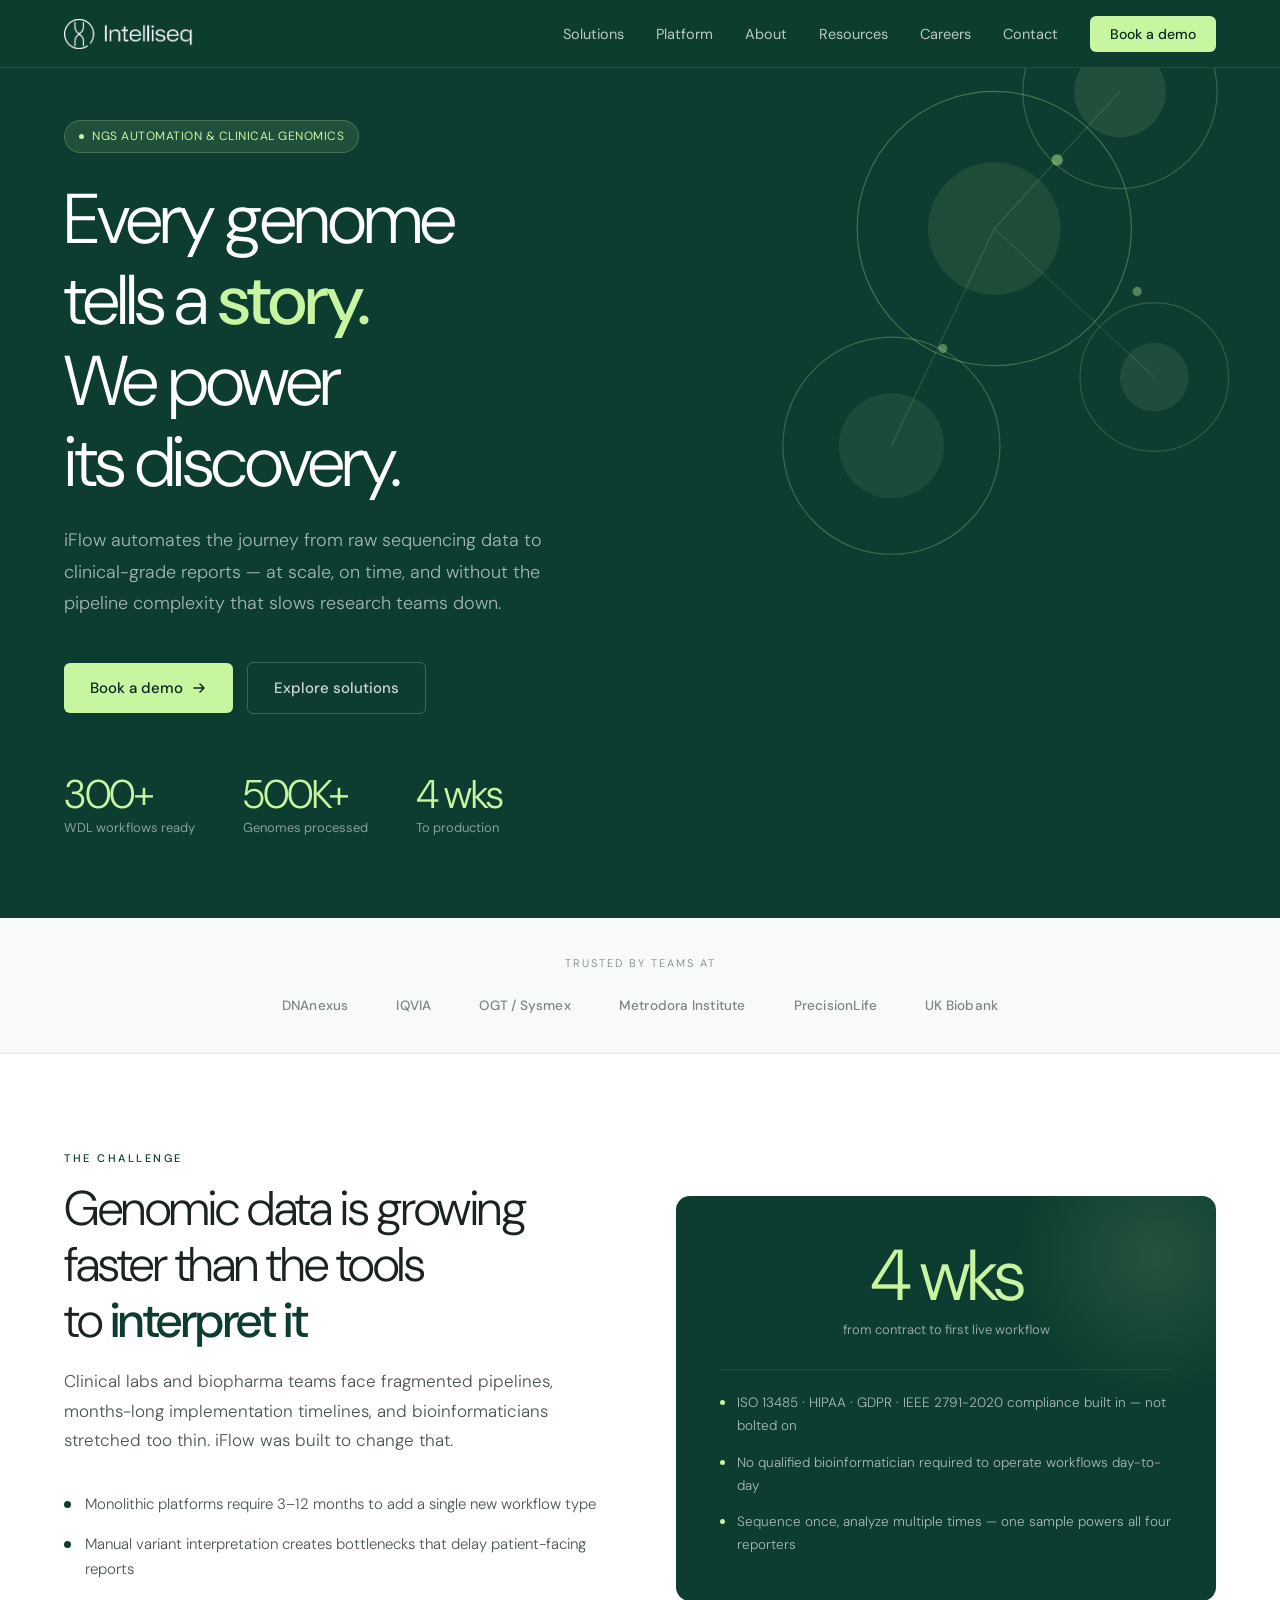
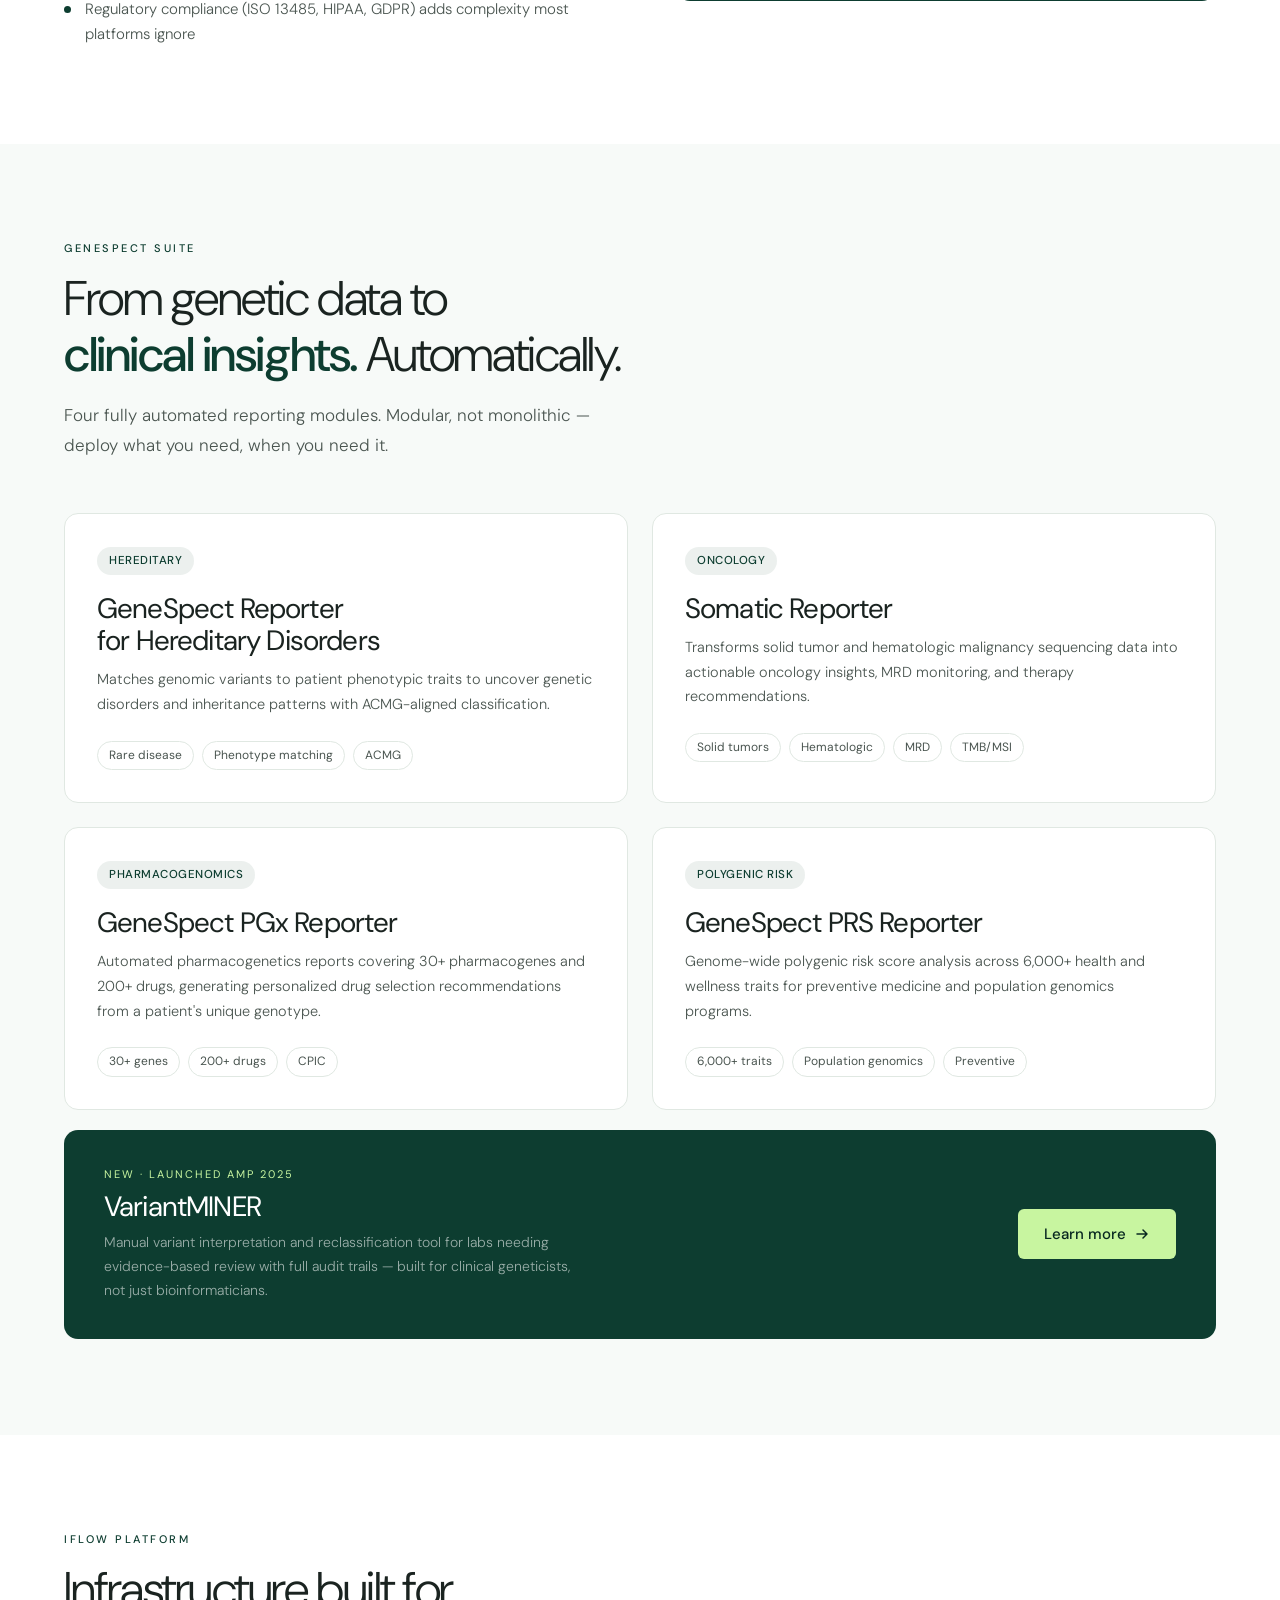
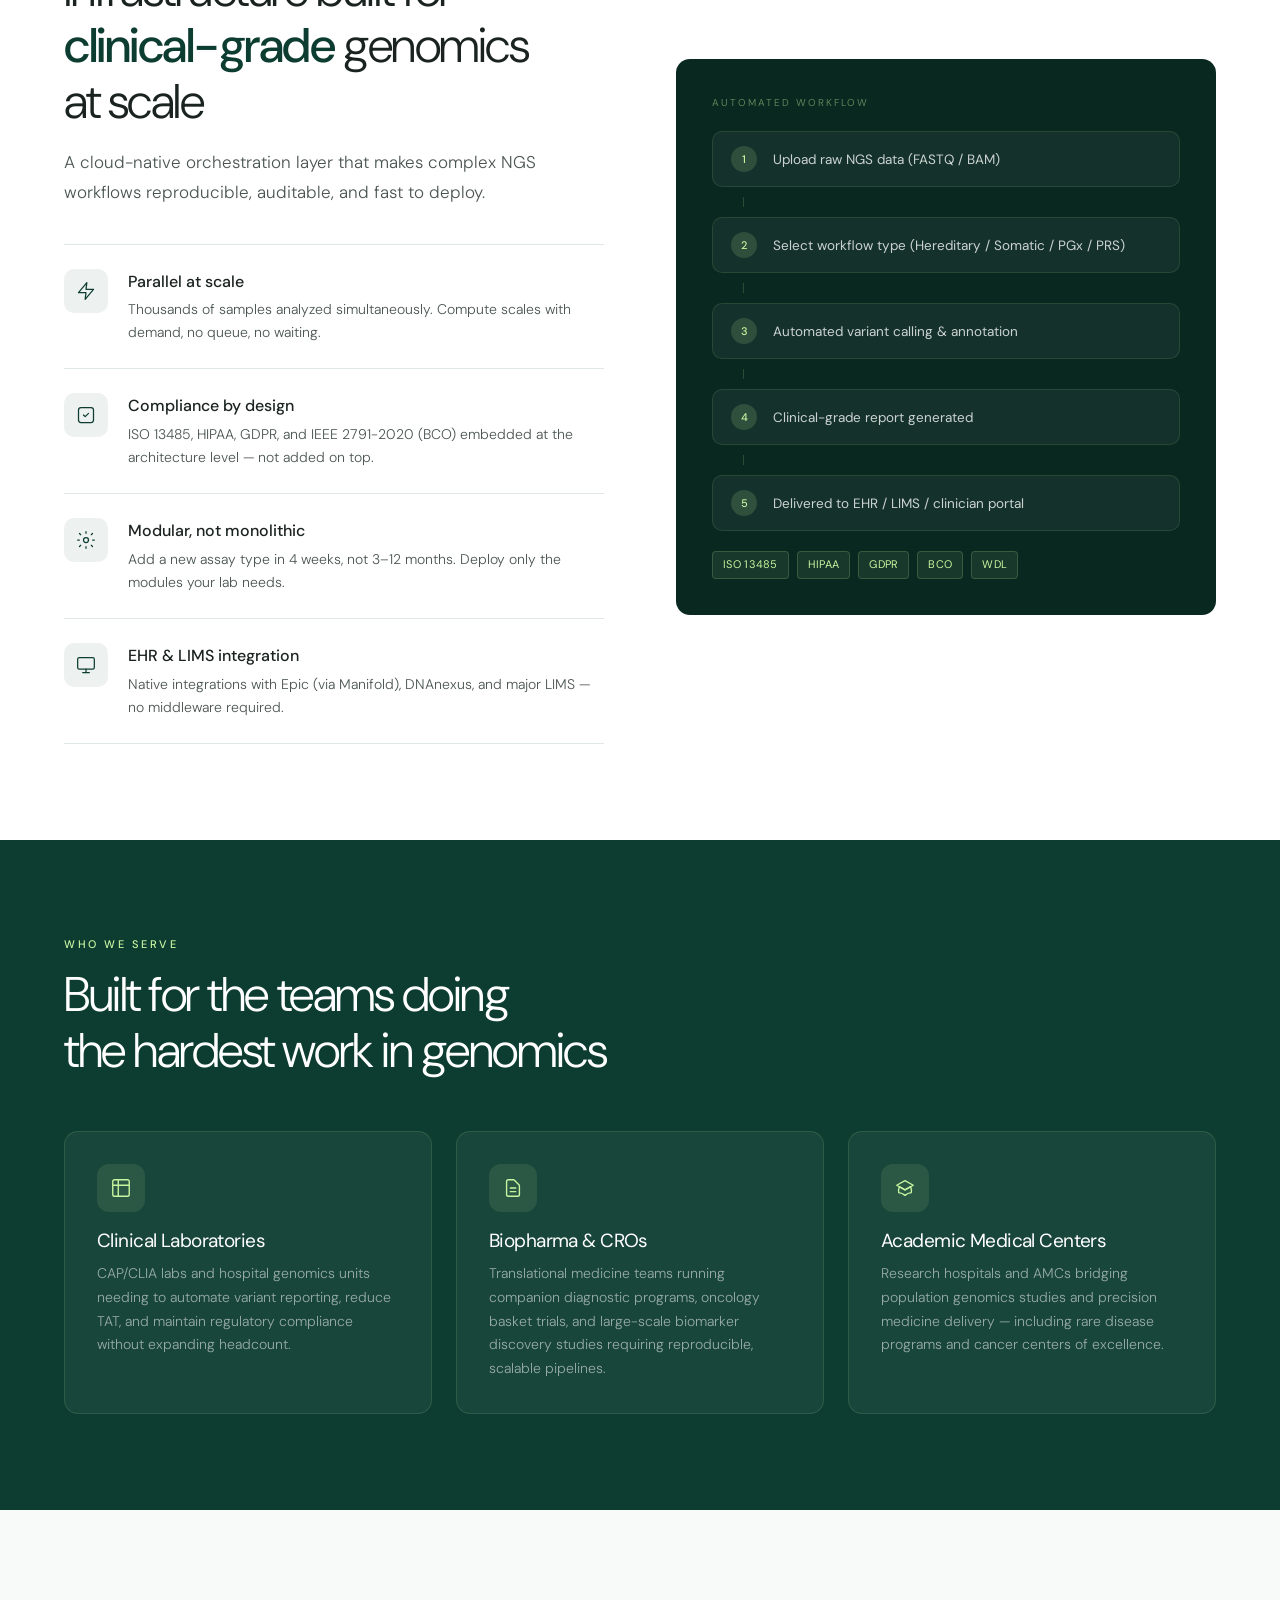
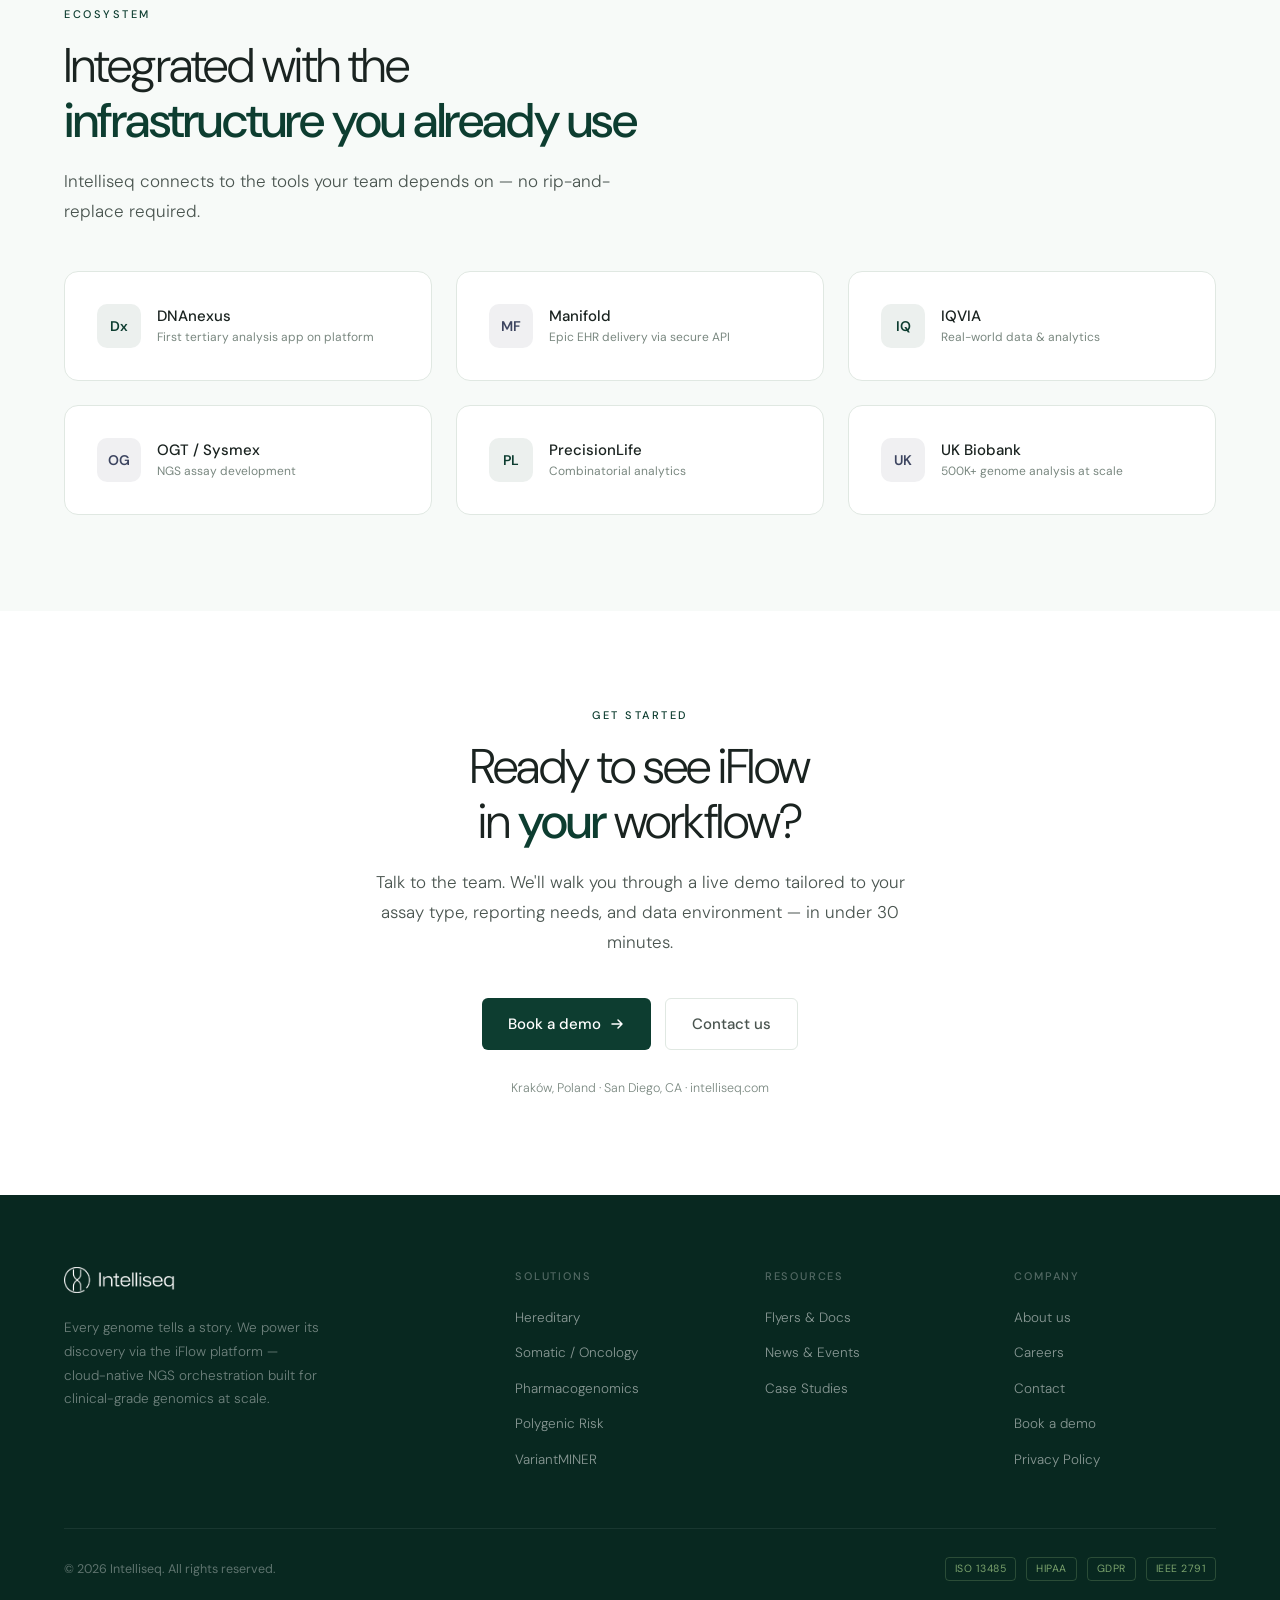
<file: index.html>
<!DOCTYPE html>
<html lang="en">
<head>
<meta charset="UTF-8">
<meta name="viewport" content="width=device-width, initial-scale=1.0">
<title>Every genome tells a story | Intelliseq</title>
<meta name="description" content="Intelliseq powers genomic discovery via the iFlow platform — automated NGS workflows and clinical reporting at scale.">
<link rel="preconnect" href="https://fonts.googleapis.com">
<link href="https://fonts.googleapis.com/css2?family=DM+Sans:wght@300;400;500;600&display=swap" rel="stylesheet">
<link rel="stylesheet" href="css/style.css">
</head>
<body><nav>
  <a class="nav-logo" href="index.html">
    <img src="assets/logo.png" alt="Intelliseq">
  </a>
  <ul class="nav-links">
    <li><a href="index.html#products">Solutions</a></li>
    <li><a href="index.html#platform">Platform</a></li>
    <li><a href="about.html">About</a></li>
    <li><a href="resources.html">Resources</a></li>
    <li><a href="careers.html">Careers</a></li>
    <li><a href="contact.html">Contact</a></li>
    <li><a href="https://intelliseq-242156192.hubspotpagebuilder.net/request-a-demo" class="nav-cta">Book a demo</a></li>
  </ul>
  <div class="nav-hamburger" aria-label="Menu">
    <span></span><span></span><span></span>
  </div>
</nav>

<section class="hero">
  <svg class="molecule-deco" viewBox="0 0 560 560" fill="none" xmlns="http://www.w3.org/2000/svg" aria-hidden="true">
  <circle cx="310" cy="200" r="120" stroke="#C8F5A0" stroke-width="1" opacity="0.35"/>
  <circle cx="420" cy="80" r="85" stroke="#C8F5A0" stroke-width="1" opacity="0.28"/>
  <circle cx="220" cy="390" r="95" stroke="#C8F5A0" stroke-width="1" opacity="0.3"/>
  <circle cx="450" cy="330" r="65" stroke="#C8F5A0" stroke-width="1" opacity="0.22"/>
  <circle cx="310" cy="200" r="58" fill="#C8F5A0" opacity="0.1"/>
  <circle cx="420" cy="80" r="40" fill="#C8F5A0" opacity="0.12"/>
  <circle cx="220" cy="390" r="46" fill="#C8F5A0" opacity="0.09"/>
  <circle cx="450" cy="330" r="30" fill="#C8F5A0" opacity="0.11"/>
  <circle cx="365" cy="140" r="5" fill="#C8F5A0" opacity="0.55"/>
  <circle cx="265" cy="305" r="4" fill="#C8F5A0" opacity="0.45"/>
  <circle cx="435" cy="255" r="4" fill="#C8F5A0" opacity="0.45"/>
  <line x1="310" y1="200" x2="420" y2="80" stroke="#C8F5A0" stroke-width="1" opacity="0.18"/>
  <line x1="310" y1="200" x2="220" y2="390" stroke="#C8F5A0" stroke-width="1" opacity="0.18"/>
  <line x1="310" y1="200" x2="450" y2="330" stroke="#C8F5A0" stroke-width="1" opacity="0.14"/>
</svg>
  <div style="position:relative;z-index:2;max-width:650px;">
    <div class="hero-eyebrow"><span class="hero-dot"></span>NGS Automation &amp; Clinical Genomics</div>
    <h1>Every genome<br>tells a <em>story.</em><br>We power<br>its discovery.</h1>
    <p class="hero-sub">iFlow automates the journey from raw sequencing data to clinical-grade reports — at scale, on time, and without the pipeline complexity that slows research teams down.</p>
    <div class="hero-actions">
      <a href="https://intelliseq-242156192.hubspotpagebuilder.net/request-a-demo" class="btn btn-lime">Book a demo <svg class="arrow-icon" viewBox="0 0 16 16" fill="none"><path d="M3 8h10M9 4l4 4-4 4" stroke="currentColor" stroke-width="1.5" stroke-linecap="round" stroke-linejoin="round"/></svg></a>
      <a href="#products" class="btn btn-ghost-light">Explore solutions</a>
    </div>
    <div style="margin-top:60px;display:flex;gap:48px;">
      <div class="stat-block"><div class="stat-value">300+</div><div class="stat-label">WDL workflows ready</div></div>
      <div class="stat-block"><div class="stat-value">500K+</div><div class="stat-label">Genomes processed</div></div>
      <div class="stat-block"><div class="stat-value">4 wks</div><div class="stat-label">To production</div></div>
    </div>
  </div>
</section>

<div class="logos-bar">
  <p class="logos-bar-label">Trusted by teams at</p>
  <div class="logos-row">
    <span>DNAnexus</span><span>IQVIA</span><span>OGT / Sysmex</span>
    <span>Metrodora Institute</span><span>PrecisionLife</span><span>UK Biobank</span>
  </div>
</div>

<!-- PROBLEM -->
<section style="background:var(--white);">
  <div class="grid-2-1 reveal">
    <div>
      <span class="section-eyebrow">The challenge</span>
      <h2 class="section-title">Genomic data is growing<br>faster than the tools<br>to <em>interpret it</em></h2>
      <p class="section-sub">Clinical labs and biopharma teams face fragmented pipelines, months-long implementation timelines, and bioinformaticians stretched too thin. iFlow was built to change that.</p>
      <div style="margin-top:36px;display:flex;flex-direction:column;gap:14px;">
        <div style="display:flex;gap:14px;align-items:flex-start;">
          <div style="width:7px;height:7px;background:var(--forest);border-radius:50%;margin-top:9px;flex-shrink:0;"></div>
          <p style="font-size:15px;color:var(--text-mid);">Monolithic platforms require 3–12 months to add a single new workflow type</p>
        </div>
        <div style="display:flex;gap:14px;align-items:flex-start;">
          <div style="width:7px;height:7px;background:var(--forest);border-radius:50%;margin-top:9px;flex-shrink:0;"></div>
          <p style="font-size:15px;color:var(--text-mid);">Manual variant interpretation creates bottlenecks that delay patient-facing reports</p>
        </div>
        <div style="display:flex;gap:14px;align-items:flex-start;">
          <div style="width:7px;height:7px;background:var(--forest);border-radius:50%;margin-top:9px;flex-shrink:0;"></div>
          <p style="font-size:15px;color:var(--text-mid);">Regulatory compliance (ISO 13485, HIPAA, GDPR) adds complexity most platforms ignore</p>
        </div>
      </div>
    </div>
    <div class="dark-panel">
      <div style="text-align:center;margin-bottom:28px;">
        <div style="font-size:72px;font-weight:300;color:var(--lime);letter-spacing:-3px;line-height:1;">4 wks</div>
        <div style="font-size:13px;color:rgba(255,255,255,0.55);margin-top:8px;">from contract to first live workflow</div>
      </div>
      <div class="divider-dark" style="margin-bottom:22px;"></div>
      <div style="display:flex;flex-direction:column;gap:14px;">
        <div style="display:flex;gap:12px;"><div style="width:5px;height:5px;background:var(--lime);border-radius:50%;margin-top:8px;flex-shrink:0;"></div><p style="font-size:13.5px;color:rgba(255,255,255,0.65);">ISO 13485 · HIPAA · GDPR · IEEE 2791-2020 compliance built in — not bolted on</p></div>
        <div style="display:flex;gap:12px;"><div style="width:5px;height:5px;background:var(--lime);border-radius:50%;margin-top:8px;flex-shrink:0;"></div><p style="font-size:13.5px;color:rgba(255,255,255,0.65);">No qualified bioinformatician required to operate workflows day-to-day</p></div>
        <div style="display:flex;gap:12px;"><div style="width:5px;height:5px;background:var(--lime);border-radius:50%;margin-top:8px;flex-shrink:0;"></div><p style="font-size:13.5px;color:rgba(255,255,255,0.65);">Sequence once, analyze multiple times — one sample powers all four reporters</p></div>
      </div>
    </div>
  </div>
</section>

<!-- PRODUCTS -->
<section style="background:var(--offwhite);" id="products">
  <span class="section-eyebrow">GeneSpect Suite</span>
  <h2 class="section-title reveal">From genetic data to<br><em>clinical insights.</em> Automatically.</h2>
  <p class="section-sub reveal">Four fully automated reporting modules. Modular, not monolithic — deploy what you need, when you need it.</p>

  <div class="grid-2 reveal" style="margin-top:52px;">
    <a href="hereditary.html" class="card" style="position:relative;overflow:hidden;cursor:pointer;">
      <div style="position:absolute;top:0;left:0;right:0;height:3px;background:var(--forest);transform:scaleX(0);transform-origin:left;transition:transform 0.3s;" class="card-bar"></div>
      <div class="tag tag-forest" style="margin-bottom:18px;">Hereditary</div>
      <h3 style="font-weight:400;margin-bottom:10px;">GeneSpect Reporter<br>for Hereditary Disorders</h3>
      <p style="font-size:14.5px;color:var(--text-mid);margin-bottom:24px;">Matches genomic variants to patient phenotypic traits to uncover genetic disorders and inheritance patterns with ACMG-aligned classification.</p>
      <div style="display:flex;gap:8px;flex-wrap:wrap;">
        <span class="chip">Rare disease</span><span class="chip">Phenotype matching</span><span class="chip">ACMG</span>
      </div>
      <span style="position:absolute;right:24px;bottom:24px;font-size:18px;color:var(--forest);opacity:0;transition:all 0.2s;" class="card-arrow">→</span>
    </a>

    <a href="somatic.html" class="card" style="position:relative;overflow:hidden;cursor:pointer;">
      <div style="position:absolute;top:0;left:0;right:0;height:3px;background:var(--forest);transform:scaleX(0);transform-origin:left;transition:transform 0.3s;" class="card-bar"></div>
      <div class="tag tag-forest" style="margin-bottom:18px;">Oncology</div>
      <h3 style="font-weight:400;margin-bottom:10px;">Somatic Reporter</h3>
      <p style="font-size:14.5px;color:var(--text-mid);margin-bottom:24px;">Transforms solid tumor and hematologic malignancy sequencing data into actionable oncology insights, MRD monitoring, and therapy recommendations.</p>
      <div style="display:flex;gap:8px;flex-wrap:wrap;">
        <span class="chip">Solid tumors</span><span class="chip">Hematologic</span><span class="chip">MRD</span><span class="chip">TMB/MSI</span>
      </div>
      <span style="position:absolute;right:24px;bottom:24px;font-size:18px;color:var(--forest);opacity:0;transition:all 0.2s;" class="card-arrow">→</span>
    </a>

    <a href="pgx.html" class="card" style="position:relative;overflow:hidden;cursor:pointer;">
      <div style="position:absolute;top:0;left:0;right:0;height:3px;background:var(--forest);transform:scaleX(0);transform-origin:left;transition:transform 0.3s;" class="card-bar"></div>
      <div class="tag tag-forest" style="margin-bottom:18px;">Pharmacogenomics</div>
      <h3 style="font-weight:400;margin-bottom:10px;">GeneSpect PGx Reporter</h3>
      <p style="font-size:14.5px;color:var(--text-mid);margin-bottom:24px;">Automated pharmacogenetics reports covering 30+ pharmacogenes and 200+ drugs, generating personalized drug selection recommendations from a patient's unique genotype.</p>
      <div style="display:flex;gap:8px;flex-wrap:wrap;">
        <span class="chip">30+ genes</span><span class="chip">200+ drugs</span><span class="chip">CPIC</span>
      </div>
      <span style="position:absolute;right:24px;bottom:24px;font-size:18px;color:var(--forest);opacity:0;transition:all 0.2s;" class="card-arrow">→</span>
    </a>

    <a href="prs.html" class="card" style="position:relative;overflow:hidden;cursor:pointer;">
      <div style="position:absolute;top:0;left:0;right:0;height:3px;background:var(--forest);transform:scaleX(0);transform-origin:left;transition:transform 0.3s;" class="card-bar"></div>
      <div class="tag tag-forest" style="margin-bottom:18px;">Polygenic Risk</div>
      <h3 style="font-weight:400;margin-bottom:10px;">GeneSpect PRS Reporter</h3>
      <p style="font-size:14.5px;color:var(--text-mid);margin-bottom:24px;">Genome-wide polygenic risk score analysis across 6,000+ health and wellness traits for preventive medicine and population genomics programs.</p>
      <div style="display:flex;gap:8px;flex-wrap:wrap;">
        <span class="chip">6,000+ traits</span><span class="chip">Population genomics</span><span class="chip">Preventive</span>
      </div>
      <span style="position:absolute;right:24px;bottom:24px;font-size:18px;color:var(--forest);opacity:0;transition:all 0.2s;" class="card-arrow">→</span>
    </a>
  </div>

  <!-- VariantMINER -->
  <div id="variantminer" class="reveal" style="margin-top:20px;background:var(--forest);border-radius:14px;padding:36px 40px;display:flex;align-items:center;justify-content:space-between;gap:24px;flex-wrap:wrap;">
    <div>
      <div style="font-size:11px;text-transform:uppercase;letter-spacing:2px;color:var(--lime);margin-bottom:8px;">New · Launched AMP 2025</div>
      <h3 style="color:var(--white);font-weight:400;margin-bottom:8px;">VariantMINER</h3>
      <p style="font-size:14px;color:rgba(255,255,255,0.58);max-width:480px;">Manual variant interpretation and reclassification tool for labs needing evidence-based review with full audit trails — built for clinical geneticists, not just bioinformaticians.</p>
    </div>
    <a href="contact.html" class="btn btn-lime" style="flex-shrink:0;">Learn more <svg class="arrow-icon" viewBox="0 0 16 16" fill="none"><path d="M3 8h10M9 4l4 4-4 4" stroke="currentColor" stroke-width="1.5" stroke-linecap="round" stroke-linejoin="round"/></svg></a>
  </div>
</section>

<!-- IFLOW PLATFORM -->
<section style="background:var(--white);" id="platform">
  <div class="grid-2-1 reveal">
    <div>
      <span class="section-eyebrow">iFlow Platform</span>
      <h2 class="section-title">Infrastructure built for<br><em>clinical-grade</em> genomics<br>at scale</h2>
      <p class="section-sub">A cloud-native orchestration layer that makes complex NGS workflows reproducible, auditable, and fast to deploy.</p>
      <div style="margin-top:36px;">
        <div class="feature-row">
          <div class="feature-icon-wrap"><svg viewBox="0 0 24 24" fill="none" stroke-width="1.5" stroke-linecap="round" stroke-linejoin="round"><path d="M13 2L3 14h9l-1 8 10-12h-9l1-8z"/></svg></div>
          <div><div class="feature-title">Parallel at scale</div><div class="feature-desc">Thousands of samples analyzed simultaneously. Compute scales with demand, no queue, no waiting.</div></div>
        </div>
        <div class="feature-row">
          <div class="feature-icon-wrap"><svg viewBox="0 0 24 24" fill="none" stroke-width="1.5" stroke-linecap="round" stroke-linejoin="round"><rect x="3" y="3" width="18" height="18" rx="3"/><path d="M9 12l2 2 4-4"/></svg></div>
          <div><div class="feature-title">Compliance by design</div><div class="feature-desc">ISO 13485, HIPAA, GDPR, and IEEE 2791-2020 (BCO) embedded at the architecture level — not added on top.</div></div>
        </div>
        <div class="feature-row">
          <div class="feature-icon-wrap"><svg viewBox="0 0 24 24" fill="none" stroke-width="1.5" stroke-linecap="round" stroke-linejoin="round"><circle cx="12" cy="12" r="3"/><path d="M12 2v2M12 20v2M4.22 4.22l1.42 1.42M18.36 18.36l1.42 1.42M2 12h2M20 12h2M4.22 19.78l1.42-1.42M18.36 5.64l1.42-1.42"/></svg></div>
          <div><div class="feature-title">Modular, not monolithic</div><div class="feature-desc">Add a new assay type in 4 weeks, not 3–12 months. Deploy only the modules your lab needs.</div></div>
        </div>
        <div class="feature-row">
          <div class="feature-icon-wrap"><svg viewBox="0 0 24 24" fill="none" stroke-width="1.5" stroke-linecap="round" stroke-linejoin="round"><rect x="2" y="3" width="20" height="14" rx="2"/><path d="M8 21h8M12 17v4"/></svg></div>
          <div><div class="feature-title">EHR &amp; LIMS integration</div><div class="feature-desc">Native integrations with Epic (via Manifold), DNAnexus, and major LIMS — no middleware required.</div></div>
        </div>
      </div>
    </div>
    <div class="dark-panel-deep">
      <div style="font-size:10px;text-transform:uppercase;letter-spacing:2px;color:rgba(200,245,160,0.45);margin-bottom:20px;">Automated workflow</div>
      <div class="workflow-step"><div class="workflow-step-num">1</div><div class="workflow-step-text">Upload raw NGS data (FASTQ / BAM)</div></div>
      <div class="workflow-connector"></div>
      <div class="workflow-step"><div class="workflow-step-num">2</div><div class="workflow-step-text">Select workflow type (Hereditary / Somatic / PGx / PRS)</div></div>
      <div class="workflow-connector"></div>
      <div class="workflow-step"><div class="workflow-step-num">3</div><div class="workflow-step-text">Automated variant calling &amp; annotation</div></div>
      <div class="workflow-connector"></div>
      <div class="workflow-step"><div class="workflow-step-num">4</div><div class="workflow-step-text">Clinical-grade report generated</div></div>
      <div class="workflow-connector"></div>
      <div class="workflow-step"><div class="workflow-step-num">5</div><div class="workflow-step-text">Delivered to EHR / LIMS / clinician portal</div></div>
      <div class="compliance-badges">
        <span class="compliance-badge">ISO 13485</span>
        <span class="compliance-badge">HIPAA</span>
        <span class="compliance-badge">GDPR</span>
        <span class="compliance-badge">BCO</span>
        <span class="compliance-badge">WDL</span>
      </div>
    </div>
  </div>
</section>

<!-- WHO WE SERVE -->
<section style="background:var(--forest);" id="segments">
  <span class="section-eyebrow light">Who we serve</span>
  <h2 class="section-title reveal" style="color:var(--white);max-width:600px;">Built for the teams doing<br>the hardest work in genomics</h2>
  <div class="grid-3 reveal" style="margin-top:52px;">
    <div class="card-dark">
      <div style="width:48px;height:48px;border-radius:12px;background:rgba(200,245,160,0.1);display:flex;align-items:center;justify-content:center;margin-bottom:18px;">
        <svg width="22" height="22" viewBox="0 0 24 24" fill="none" stroke="#C8F5A0" stroke-width="1.5" stroke-linecap="round" stroke-linejoin="round"><path d="M9 3H5a2 2 0 0 0-2 2v4m6-6h10a2 2 0 0 1 2 2v4M9 3v18m0 0h10a2 2 0 0 0 2-2V9M9 21H5a2 2 0 0 1-2-2V9m0 0h18"/></svg>
      </div>
      <h3 style="color:var(--white);font-size:19px;font-weight:400;margin-bottom:10px;">Clinical Laboratories</h3>
      <p style="font-size:14px;color:rgba(255,255,255,0.55);">CAP/CLIA labs and hospital genomics units needing to automate variant reporting, reduce TAT, and maintain regulatory compliance without expanding headcount.</p>
    </div>
    <div class="card-dark">
      <div style="width:48px;height:48px;border-radius:12px;background:rgba(200,245,160,0.1);display:flex;align-items:center;justify-content:center;margin-bottom:18px;">
        <svg width="22" height="22" viewBox="0 0 24 24" fill="none" stroke="#C8F5A0" stroke-width="1.5" stroke-linecap="round" stroke-linejoin="round"><path d="M9 12h6m-6 4h6m2 5H7a2 2 0 01-2-2V5a2 2 0 012-2h5.586a1 1 0 01.707.293l5.414 5.414a1 1 0 01.293.707V19a2 2 0 01-2 2z"/></svg>
      </div>
      <h3 style="color:var(--white);font-size:19px;font-weight:400;margin-bottom:10px;">Biopharma &amp; CROs</h3>
      <p style="font-size:14px;color:rgba(255,255,255,0.55);">Translational medicine teams running companion diagnostic programs, oncology basket trials, and large-scale biomarker discovery studies requiring reproducible, scalable pipelines.</p>
    </div>
    <div class="card-dark">
      <div style="width:48px;height:48px;border-radius:12px;background:rgba(200,245,160,0.1);display:flex;align-items:center;justify-content:center;margin-bottom:18px;">
        <svg width="22" height="22" viewBox="0 0 24 24" fill="none" stroke="#C8F5A0" stroke-width="1.5" stroke-linecap="round" stroke-linejoin="round"><path d="M12 14l9-5-9-5-9 5 9 5z"/><path d="M12 14l6.16-3.422a12.083 12.083 0 01.665 6.479A11.952 11.952 0 0012 20.055a11.952 11.952 0 00-6.824-2.998 12.078 12.078 0 01.665-6.479L12 14z"/></svg>
      </div>
      <h3 style="color:var(--white);font-size:19px;font-weight:400;margin-bottom:10px;">Academic Medical Centers</h3>
      <p style="font-size:14px;color:rgba(255,255,255,0.55);">Research hospitals and AMCs bridging population genomics studies and precision medicine delivery — including rare disease programs and cancer centers of excellence.</p>
    </div>
  </div>
</section>

<!-- PARTNERS -->
<section style="background:var(--offwhite);" id="partners">
  <span class="section-eyebrow">Ecosystem</span>
  <h2 class="section-title reveal">Integrated with the<br><em>infrastructure you already use</em></h2>
  <p class="section-sub reveal">Intelliseq connects to the tools your team depends on — no rip-and-replace required.</p>
  <div class="grid-3 reveal" style="margin-top:44px;">
    <div class="card" style="display:flex;align-items:center;gap:16px;">
      <div style="width:44px;height:44px;border-radius:10px;background:rgba(13,61,48,0.08);display:flex;align-items:center;justify-content:center;font-size:14px;font-weight:600;color:var(--forest);flex-shrink:0;">Dx</div>
      <div><div style="font-size:15px;font-weight:500;">DNAnexus</div><div style="font-size:12px;color:var(--text-light);">First tertiary analysis app on platform</div></div>
    </div>
    <div class="card" style="display:flex;align-items:center;gap:16px;">
      <div style="width:44px;height:44px;border-radius:10px;background:rgba(61,69,96,0.08);display:flex;align-items:center;justify-content:center;font-size:14px;font-weight:600;color:var(--slate);flex-shrink:0;">MF</div>
      <div><div style="font-size:15px;font-weight:500;">Manifold</div><div style="font-size:12px;color:var(--text-light);">Epic EHR delivery via secure API</div></div>
    </div>
    <div class="card" style="display:flex;align-items:center;gap:16px;">
      <div style="width:44px;height:44px;border-radius:10px;background:rgba(13,61,48,0.08);display:flex;align-items:center;justify-content:center;font-size:14px;font-weight:600;color:var(--forest);flex-shrink:0;">IQ</div>
      <div><div style="font-size:15px;font-weight:500;">IQVIA</div><div style="font-size:12px;color:var(--text-light);">Real-world data &amp; analytics</div></div>
    </div>
    <div class="card" style="display:flex;align-items:center;gap:16px;">
      <div style="width:44px;height:44px;border-radius:10px;background:rgba(61,69,96,0.08);display:flex;align-items:center;justify-content:center;font-size:14px;font-weight:600;color:var(--slate);flex-shrink:0;">OG</div>
      <div><div style="font-size:15px;font-weight:500;">OGT / Sysmex</div><div style="font-size:12px;color:var(--text-light);">NGS assay development</div></div>
    </div>
    <div class="card" style="display:flex;align-items:center;gap:16px;">
      <div style="width:44px;height:44px;border-radius:10px;background:rgba(13,61,48,0.08);display:flex;align-items:center;justify-content:center;font-size:14px;font-weight:600;color:var(--forest);flex-shrink:0;">PL</div>
      <div><div style="font-size:15px;font-weight:500;">PrecisionLife</div><div style="font-size:12px;color:var(--text-light);">Combinatorial analytics</div></div>
    </div>
    <div class="card" style="display:flex;align-items:center;gap:16px;">
      <div style="width:44px;height:44px;border-radius:10px;background:rgba(61,69,96,0.08);display:flex;align-items:center;justify-content:center;font-size:14px;font-weight:600;color:var(--slate);flex-shrink:0;">UK</div>
      <div><div style="font-size:15px;font-weight:500;">UK Biobank</div><div style="font-size:12px;color:var(--text-light);">500K+ genome analysis at scale</div></div>
    </div>
  </div>
</section>

<!-- CTA -->
<section style="background:var(--white);text-align:center;">
  <div style="max-width:680px;margin:0 auto;" class="reveal">
    <span class="section-eyebrow" style="text-align:center;display:block;">Get started</span>
    <h2 class="section-title">Ready to see iFlow<br>in <em>your</em> workflow?</h2>
    <p class="section-sub" style="margin:0 auto 40px;text-align:center;">Talk to the team. We'll walk you through a live demo tailored to your assay type, reporting needs, and data environment — in under 30 minutes.</p>
    <div style="display:flex;gap:14px;justify-content:center;flex-wrap:wrap;">
      <a href="https://intelliseq-242156192.hubspotpagebuilder.net/request-a-demo" class="btn btn-forest">Book a demo <svg class="arrow-icon" viewBox="0 0 16 16" fill="none"><path d="M3 8h10M9 4l4 4-4 4" stroke="currentColor" stroke-width="1.5" stroke-linecap="round" stroke-linejoin="round"/></svg></a>
      <a href="contact.html" class="btn btn-ghost-dark">Contact us</a>
    </div>
    <p style="margin-top:28px;font-size:12.5px;color:var(--text-light);">Kraków, Poland · San Diego, CA · intelliseq.com</p>
  </div>
</section>

<script>
// Card hover effects
document.querySelectorAll('.card').forEach(card => {
  const bar = card.querySelector('.card-bar');
  const arrow = card.querySelector('.card-arrow');
  card.addEventListener('mouseenter', () => {
    if(bar) bar.style.transform = 'scaleX(1)';
    if(arrow) arrow.style.opacity = '1';
  });
  card.addEventListener('mouseleave', () => {
    if(bar) bar.style.transform = 'scaleX(0)';
    if(arrow) arrow.style.opacity = '0';
  });
});
</script>
<footer>
  <div class="footer-grid">
    <div>
      <img src="assets/logo.png" alt="Intelliseq" style="height:26px;width:auto;">
      <p class="footer-brand-desc">Every genome tells a story. We power its discovery via the iFlow platform — cloud-native NGS orchestration built for clinical-grade genomics at scale.</p>
    </div>
    <div>
      <p class="footer-col-title">Solutions</p>
      <ul class="footer-links">
        <li><a href="hereditary.html">Hereditary</a></li>
        <li><a href="somatic.html">Somatic / Oncology</a></li>
        <li><a href="pgx.html">Pharmacogenomics</a></li>
        <li><a href="prs.html">Polygenic Risk</a></li>
        <li><a href="index.html#variantminer">VariantMINER</a></li>
      </ul>
    </div>
    <div>
      <p class="footer-col-title">Resources</p>
      <ul class="footer-links">
        <li><a href="resources.html">Flyers & Docs</a></li>
        <li><a href="news.html">News & Events</a></li>
        <li><a href="case-studies.html">Case Studies</a></li>
      </ul>
    </div>
    <div>
      <p class="footer-col-title">Company</p>
      <ul class="footer-links">
        <li><a href="about.html">About us</a></li>
        <li><a href="careers.html">Careers</a></li>
        <li><a href="contact.html">Contact</a></li>
        <li><a href="https://intelliseq-242156192.hubspotpagebuilder.net/request-a-demo">Book a demo</a></li>
        <li><a href="privacy.html">Privacy Policy</a></li>
      </ul>
    </div>
  </div>
  <div class="footer-bottom">
    <span>© 2026 Intelliseq. All rights reserved.</span>
    <div class="cert-badges">
      <span class="cert-badge">ISO 13485</span>
      <span class="cert-badge">HIPAA</span>
      <span class="cert-badge">GDPR</span>
      <span class="cert-badge">IEEE 2791</span>
    </div>
  </div>
</footer><script src="js/main.js"></script>
</body>
</html>
</file>
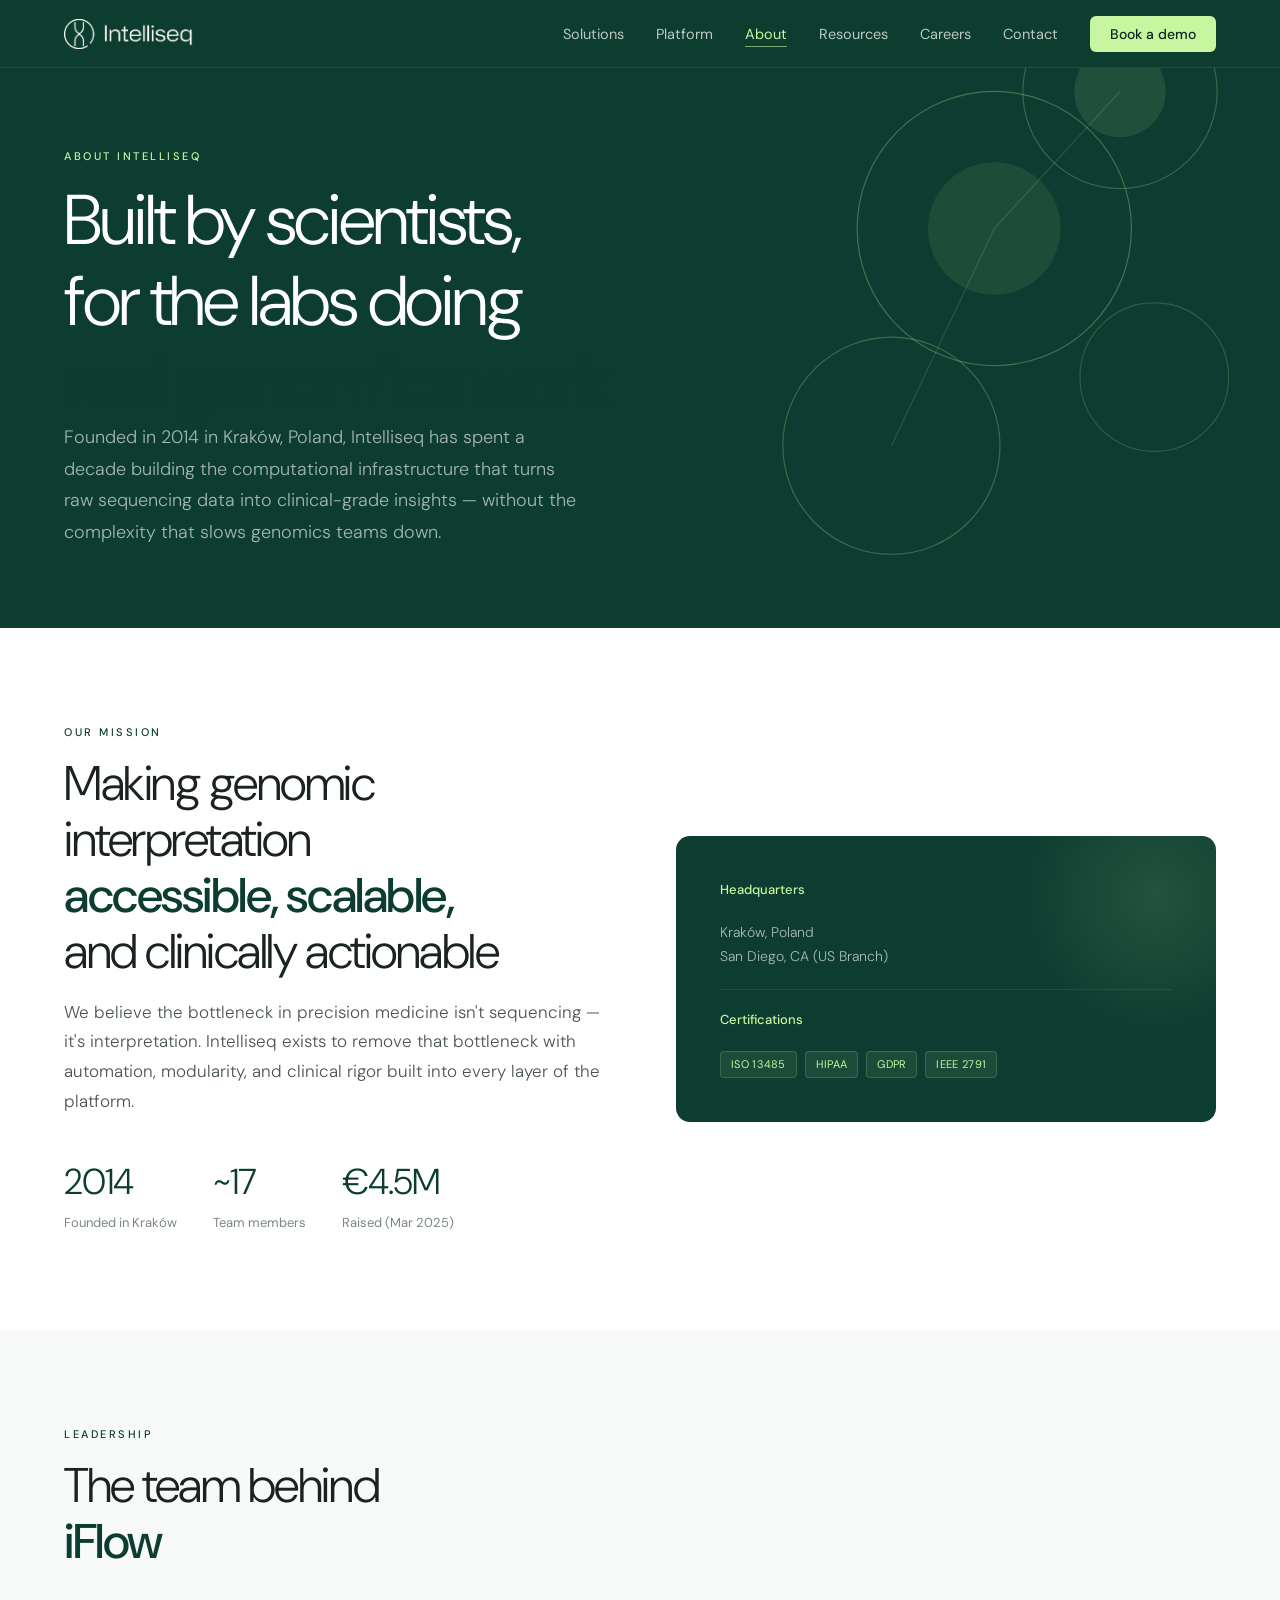
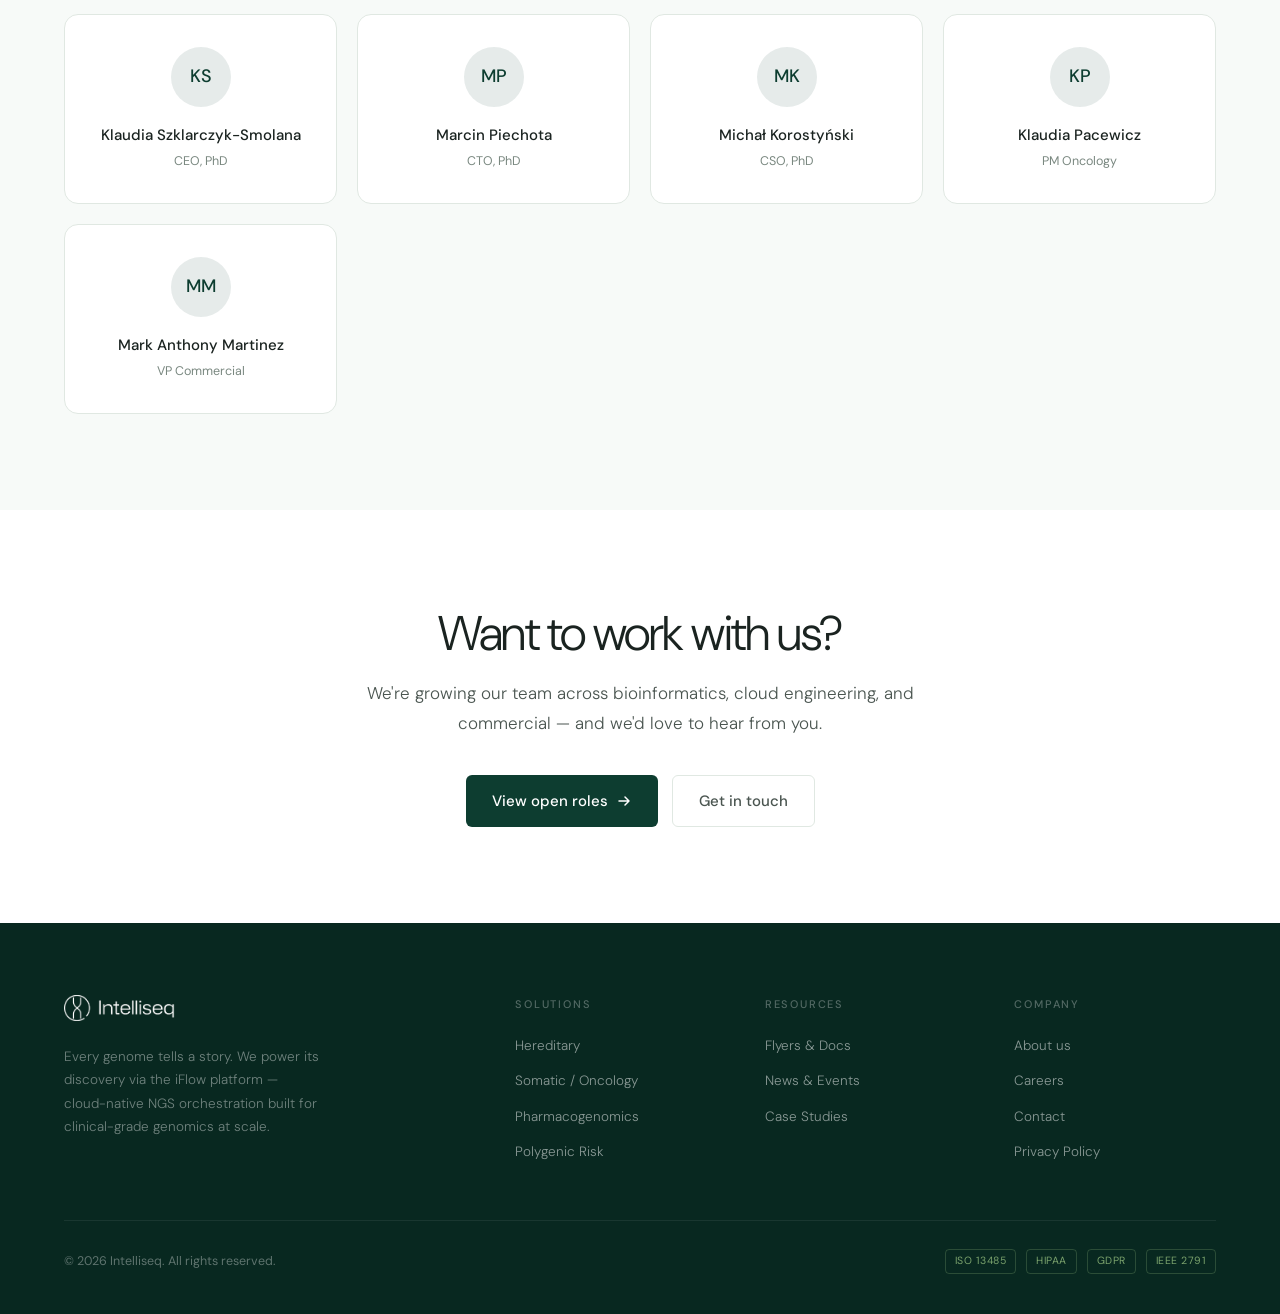
<file: about.html>
<!DOCTYPE html>
<html lang="en">
<head>
<meta charset="UTF-8">
<meta name="viewport" content="width=device-width, initial-scale=1.0">
<title>About us | Intelliseq</title>
<meta name="description" content="Intelliseq is a genome informatics company headquartered in Kraków, Poland, building the infrastructure layer for clinical NGS.">
<link rel="preconnect" href="https://fonts.googleapis.com">
<link href="https://fonts.googleapis.com/css2?family=DM+Sans:wght@300;400;500;600&display=swap" rel="stylesheet">
<link rel="stylesheet" href="css/style.css">
</head>
<body><nav>
  <a class="nav-logo" href="index.html"><img src="assets/logo.png" alt="Intelliseq"></a>
  <ul class="nav-links">
    <li><a href="index.html#products">Solutions</a></li>
    <li><a href="index.html#platform">Platform</a></li>
    <li><a href="about.html">About</a></li>
    <li><a href="resources.html">Resources</a></li>
    <li><a href="careers.html">Careers</a></li>
    <li><a href="contact.html">Contact</a></li>
    <li><a href="https://intelliseq-242156192.hubspotpagebuilder.net/request-a-demo" class="nav-cta">Book a demo</a></li>
  </ul>
  <div class="nav-hamburger"><span></span><span></span><span></span></div>
</nav>
<section class="page-hero">
  <svg class="molecule-deco" viewBox="0 0 560 560" fill="none" xmlns="http://www.w3.org/2000/svg" aria-hidden="true">
  <circle cx="310" cy="200" r="120" stroke="#C8F5A0" stroke-width="1" opacity="0.35"/>
  <circle cx="420" cy="80" r="85" stroke="#C8F5A0" stroke-width="1" opacity="0.28"/>
  <circle cx="220" cy="390" r="95" stroke="#C8F5A0" stroke-width="1" opacity="0.3"/>
  <circle cx="450" cy="330" r="65" stroke="#C8F5A0" stroke-width="1" opacity="0.22"/>
  <circle cx="310" cy="200" r="58" fill="#C8F5A0" opacity="0.1"/>
  <circle cx="420" cy="80" r="40" fill="#C8F5A0" opacity="0.12"/>
  <line x1="310" y1="200" x2="420" y2="80" stroke="#C8F5A0" stroke-width="1" opacity="0.18"/>
  <line x1="310" y1="200" x2="220" y2="390" stroke="#C8F5A0" stroke-width="1" opacity="0.18"/>
</svg>
  <div style="position:relative;z-index:2;max-width:700px;">
    <span class="section-eyebrow light">About Intelliseq</span>
    <h1>Built by scientists,<br>for the labs doing<br><em>real genomics work</em></h1>
    <p class="hero-sub">Founded in 2014 in Kraków, Poland, Intelliseq has spent a decade building the computational infrastructure that turns raw sequencing data into clinical-grade insights — without the complexity that slows genomics teams down.</p>
  </div>
</section>

<section style="background:var(--white);">
  <div class="grid-2-1 reveal">
    <div>
      <span class="section-eyebrow">Our mission</span>
      <h2 class="section-title">Making genomic interpretation<br><em>accessible, scalable,</em><br>and clinically actionable</h2>
      <p class="section-sub">We believe the bottleneck in precision medicine isn't sequencing — it's interpretation. Intelliseq exists to remove that bottleneck with automation, modularity, and clinical rigor built into every layer of the platform.</p>
      <div style="margin-top:36px;display:flex;gap:36px;flex-wrap:wrap;">
        <div><div style="font-size:36px;font-weight:300;color:var(--forest);letter-spacing:-1px;">2014</div><div style="font-size:13px;color:var(--text-light);margin-top:3px;">Founded in Kraków</div></div>
        <div><div style="font-size:36px;font-weight:300;color:var(--forest);letter-spacing:-1px;">~17</div><div style="font-size:13px;color:var(--text-light);margin-top:3px;">Team members</div></div>
        <div><div style="font-size:36px;font-weight:300;color:var(--forest);letter-spacing:-1px;">€4.5M</div><div style="font-size:13px;color:var(--text-light);margin-top:3px;">Raised (Mar 2025)</div></div>
      </div>
    </div>
    <div class="dark-panel">
      <div style="font-size:13px;color:var(--lime);margin-bottom:20px;font-weight:500;">Headquarters</div>
      <p style="font-size:14px;color:rgba(255,255,255,0.65);line-height:1.7;margin-bottom:20px;">Kraków, Poland<br>San Diego, CA (US Branch)</p>
      <div class="divider-dark" style="margin-bottom:20px;"></div>
      <div style="font-size:13px;color:var(--lime);margin-bottom:12px;font-weight:500;">Certifications</div>
      <div class="compliance-badges">
        <span class="compliance-badge">ISO 13485</span>
        <span class="compliance-badge">HIPAA</span>
        <span class="compliance-badge">GDPR</span>
        <span class="compliance-badge">IEEE 2791</span>
      </div>
    </div>
  </div>
</section>

<section style="background:var(--offwhite);">
  <span class="section-eyebrow">Leadership</span>
  <h2 class="section-title reveal">The team behind<br><em>iFlow</em></h2>
  <div class="grid-4 reveal" style="margin-top:44px;">
    <div class="card" style="text-align:center;">
      <div style="width:60px;height:60px;border-radius:50%;background:rgba(13,61,48,0.1);display:flex;align-items:center;justify-content:center;font-size:18px;font-weight:500;color:var(--forest);margin:0 auto 16px;">KS</div>
      <div style="font-size:15px;font-weight:500;margin-bottom:4px;">Klaudia Szklarczyk-Smolana</div>
      <div style="font-size:12.5px;color:var(--text-light);">CEO, PhD</div>
    </div>
    <div class="card" style="text-align:center;">
      <div style="width:60px;height:60px;border-radius:50%;background:rgba(13,61,48,0.1);display:flex;align-items:center;justify-content:center;font-size:18px;font-weight:500;color:var(--forest);margin:0 auto 16px;">MP</div>
      <div style="font-size:15px;font-weight:500;margin-bottom:4px;">Marcin Piechota</div>
      <div style="font-size:12.5px;color:var(--text-light);">CTO, PhD</div>
    </div>
    <div class="card" style="text-align:center;">
      <div style="width:60px;height:60px;border-radius:50%;background:rgba(13,61,48,0.1);display:flex;align-items:center;justify-content:center;font-size:18px;font-weight:500;color:var(--forest);margin:0 auto 16px;">MK</div>
      <div style="font-size:15px;font-weight:500;margin-bottom:4px;">Michał Korostyński</div>
      <div style="font-size:12.5px;color:var(--text-light);">CSO, PhD</div>
    </div>
    <div class="card" style="text-align:center;">
      <div style="width:60px;height:60px;border-radius:50%;background:rgba(13,61,48,0.1);display:flex;align-items:center;justify-content:center;font-size:18px;font-weight:500;color:var(--forest);margin:0 auto 16px;">KP</div>
      <div style="font-size:15px;font-weight:500;margin-bottom:4px;">Klaudia Pacewicz</div>
      <div style="font-size:12.5px;color:var(--text-light);">PM Oncology</div>
    </div>
    <div class="card" style="text-align:center;">
      <div style="width:60px;height:60px;border-radius:50%;background:rgba(13,61,48,0.1);display:flex;align-items:center;justify-content:center;font-size:18px;font-weight:500;color:var(--forest);margin:0 auto 16px;">MM</div>
      <div style="font-size:15px;font-weight:500;margin-bottom:4px;">Mark Anthony Martinez</div>
      <div style="font-size:12.5px;color:var(--text-light);">VP Commercial</div>
    </div>
  </div>
</section>

<section style="background:var(--white);text-align:center;">
  <div style="max-width:600px;margin:0 auto;" class="reveal">
    <h2 class="section-title">Want to work with us?</h2>
    <p class="section-sub" style="margin:0 auto 36px;text-align:center;">We're growing our team across bioinformatics, cloud engineering, and commercial — and we'd love to hear from you.</p>
    <div style="display:flex;gap:14px;justify-content:center;flex-wrap:wrap;">
      <a href="careers.html" class="btn btn-forest">View open roles <svg class="arrow-icon" viewBox="0 0 16 16" fill="none"><path d="M3 8h10M9 4l4 4-4 4" stroke="currentColor" stroke-width="1.5" stroke-linecap="round" stroke-linejoin="round"/></svg></a>
      <a href="contact.html" class="btn btn-ghost-dark">Get in touch</a>
    </div>
  </div>
</section>
<footer>
  <div class="footer-grid">
    <div>
      <img src="assets/logo.png" alt="Intelliseq" style="height:26px;width:auto;">
      <p class="footer-brand-desc">Every genome tells a story. We power its discovery via the iFlow platform — cloud-native NGS orchestration built for clinical-grade genomics at scale.</p>
    </div>
    <div>
      <p class="footer-col-title">Solutions</p>
      <ul class="footer-links">
        <li><a href="hereditary.html">Hereditary</a></li>
        <li><a href="somatic.html">Somatic / Oncology</a></li>
        <li><a href="pgx.html">Pharmacogenomics</a></li>
        <li><a href="prs.html">Polygenic Risk</a></li>
      </ul>
    </div>
    <div>
      <p class="footer-col-title">Resources</p>
      <ul class="footer-links">
        <li><a href="resources.html">Flyers &amp; Docs</a></li>
        <li><a href="news.html">News &amp; Events</a></li>
        <li><a href="case-studies.html">Case Studies</a></li>
      </ul>
    </div>
    <div>
      <p class="footer-col-title">Company</p>
      <ul class="footer-links">
        <li><a href="about.html">About us</a></li>
        <li><a href="careers.html">Careers</a></li>
        <li><a href="contact.html">Contact</a></li>
        <li><a href="privacy.html">Privacy Policy</a></li>
      </ul>
    </div>
  </div>
  <div class="footer-bottom">
    <span>© 2026 Intelliseq. All rights reserved.</span>
    <div class="cert-badges">
      <span class="cert-badge">ISO 13485</span>
      <span class="cert-badge">HIPAA</span>
      <span class="cert-badge">GDPR</span>
      <span class="cert-badge">IEEE 2791</span>
    </div>
  </div>
</footer><script src="js/main.js"></script></body></html>
</file>
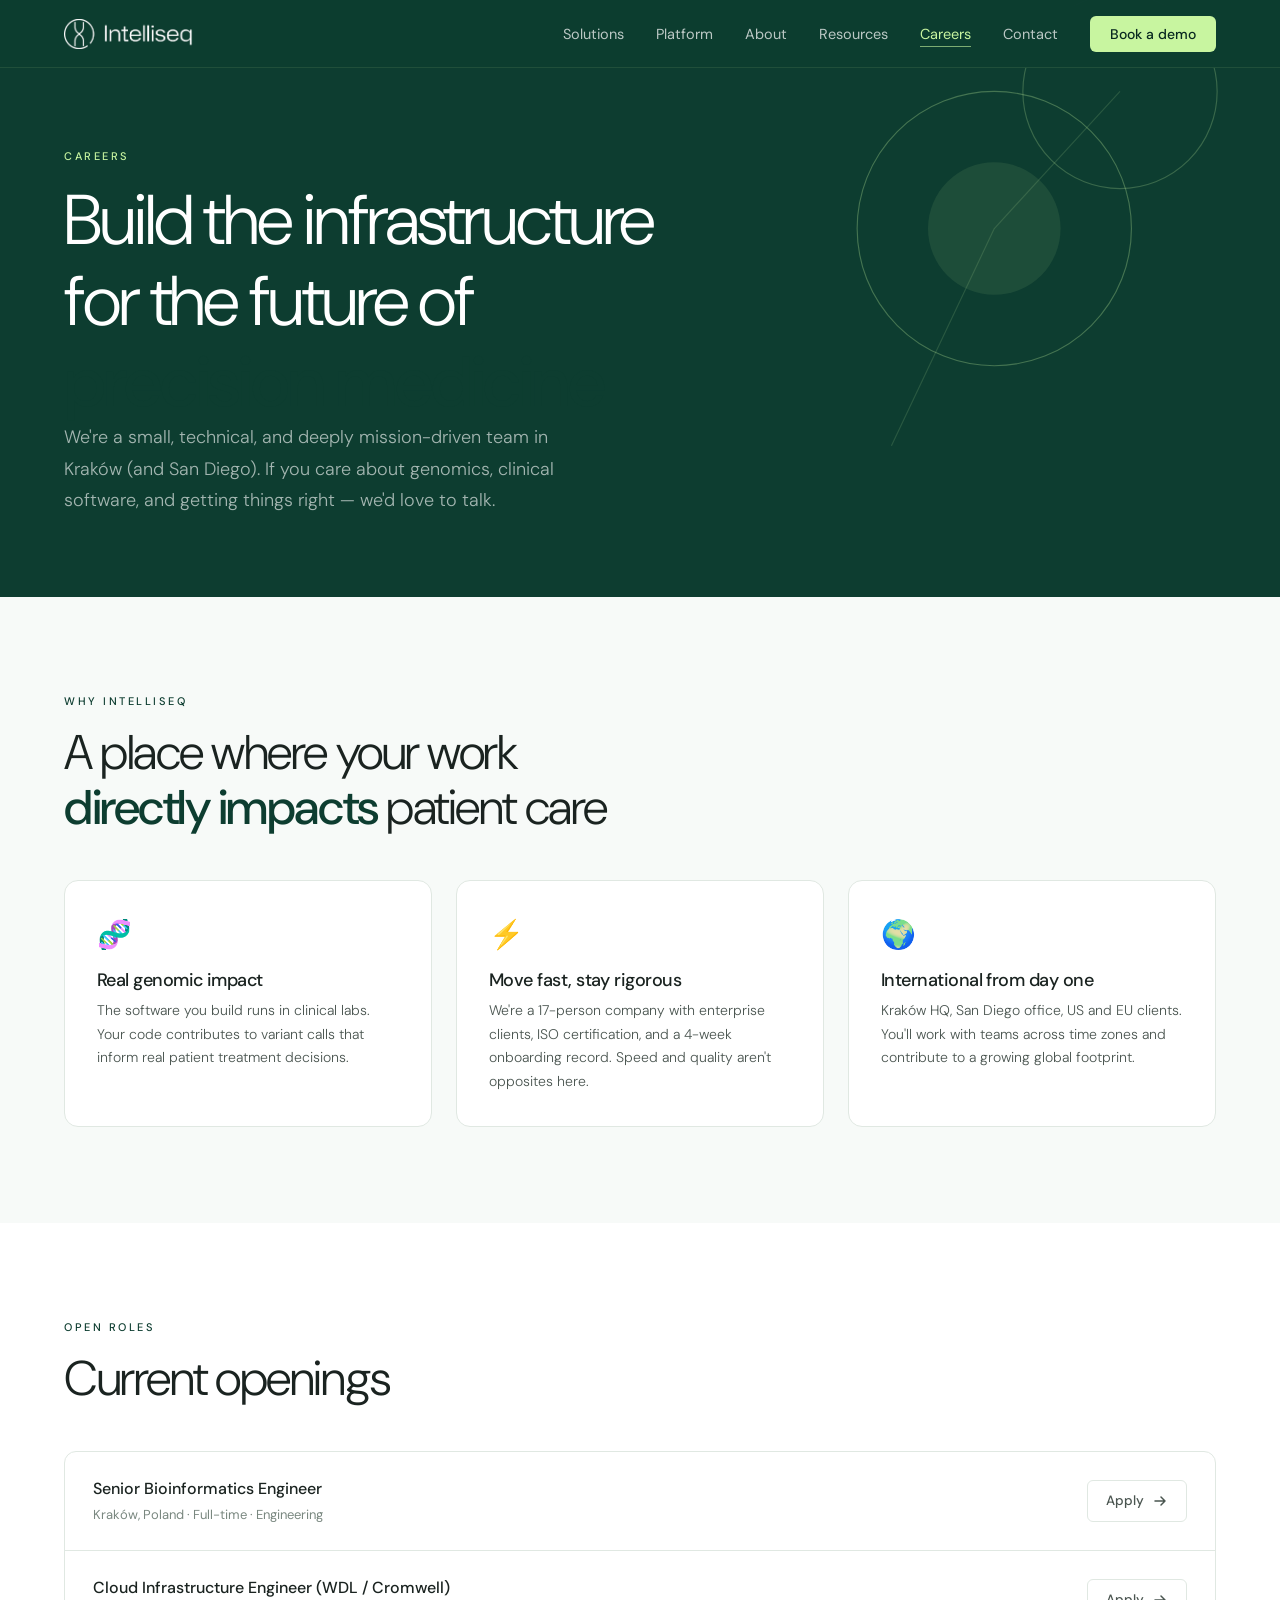
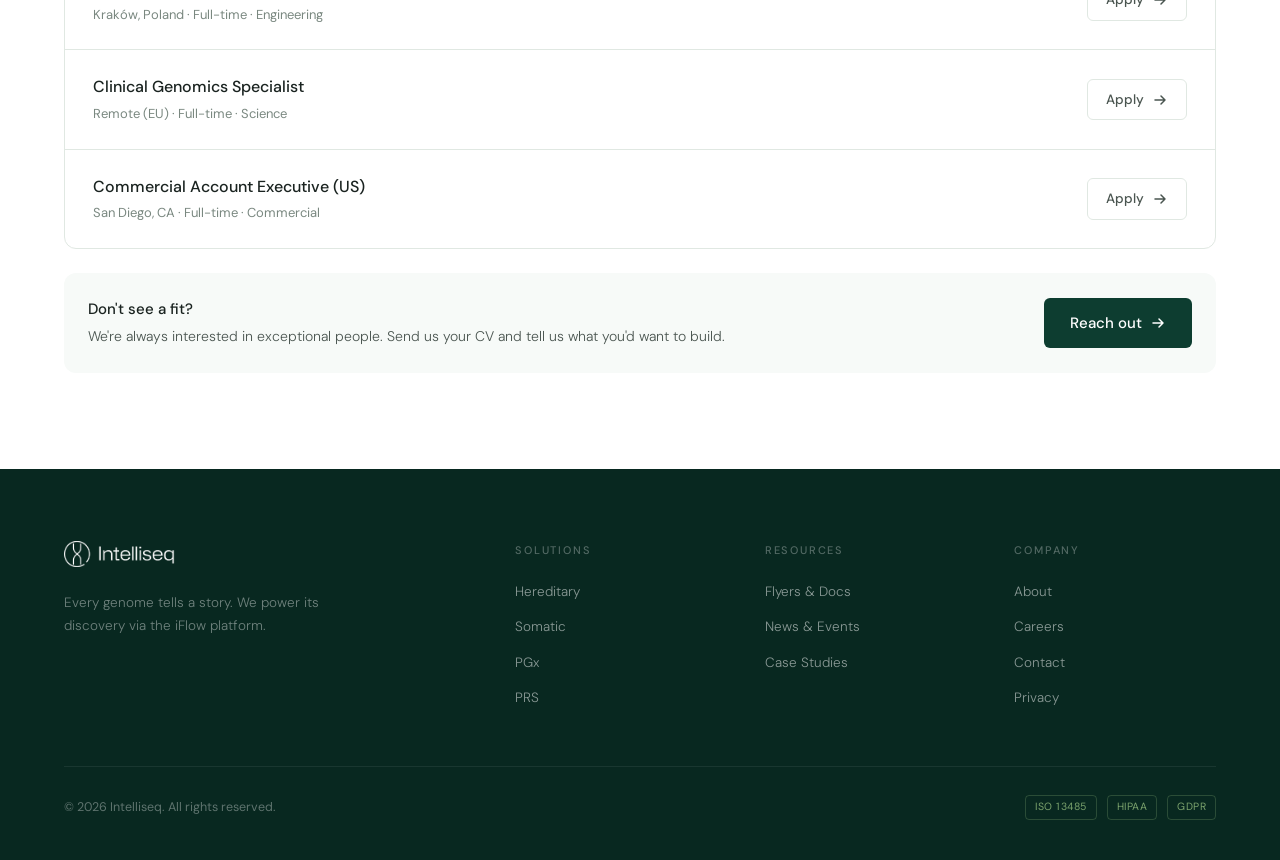
<file: careers.html>
<!DOCTYPE html><html lang="en"><head>
<meta charset="UTF-8"><meta name="viewport" content="width=device-width, initial-scale=1.0">
<title>Careers | Intelliseq</title><meta name="description" content="Join the Intelliseq team — open roles in bioinformatics, cloud engineering, and commercial genomics.">
<link rel="preconnect" href="https://fonts.googleapis.com">
<link href="https://fonts.googleapis.com/css2?family=DM+Sans:wght@300;400;500;600&display=swap" rel="stylesheet">
<link rel="stylesheet" href="css/style.css"></head><body><nav><a class="nav-logo" href="index.html"><img src="assets/logo.png" alt="Intelliseq"></a>
  <ul class="nav-links">
    <li><a href="index.html#products">Solutions</a></li><li><a href="index.html#platform">Platform</a></li>
    <li><a href="about.html">About</a></li><li><a href="resources.html">Resources</a></li>
    <li><a href="careers.html">Careers</a></li><li><a href="contact.html">Contact</a></li>
    <li><a href="https://intelliseq-242156192.hubspotpagebuilder.net/request-a-demo" class="nav-cta">Book a demo</a></li>
  </ul><div class="nav-hamburger"><span></span><span></span><span></span></div></nav>
<section class="page-hero" style="min-height:55vh;">
  <svg class="molecule-deco" viewBox="0 0 560 560" fill="none" aria-hidden="true">
  <circle cx="310" cy="200" r="120" stroke="#C8F5A0" stroke-width="1" opacity="0.35"/>
  <circle cx="420" cy="80" r="85" stroke="#C8F5A0" stroke-width="1" opacity="0.28"/>
  <circle cx="310" cy="200" r="58" fill="#C8F5A0" opacity="0.1"/>
  <line x1="310" y1="200" x2="420" y2="80" stroke="#C8F5A0" stroke-width="1" opacity="0.18"/>
  <line x1="310" y1="200" x2="220" y2="390" stroke="#C8F5A0" stroke-width="1" opacity="0.18"/>
</svg>
  <div style="position:relative;z-index:2;max-width:680px;">
    <span class="section-eyebrow light">Careers</span>
    <h1>Build the infrastructure<br>for the future of<br><em>precision medicine</em></h1>
    <p class="hero-sub">We're a small, technical, and deeply mission-driven team in Kraków (and San Diego). If you care about genomics, clinical software, and getting things right — we'd love to talk.</p>
  </div>
</section>

<section style="background:var(--offwhite);">
  <span class="section-eyebrow">Why Intelliseq</span>
  <h2 class="section-title reveal">A place where your work<br><em>directly impacts</em> patient care</h2>
  <div class="grid-3 reveal" style="margin-top:44px;">
    <div class="card">
      <div style="font-size:28px;margin-bottom:12px;">🧬</div>
      <h4 style="font-weight:500;margin-bottom:8px;">Real genomic impact</h4>
      <p style="font-size:14px;color:var(--text-mid);">The software you build runs in clinical labs. Your code contributes to variant calls that inform real patient treatment decisions.</p>
    </div>
    <div class="card">
      <div style="font-size:28px;margin-bottom:12px;">⚡</div>
      <h4 style="font-weight:500;margin-bottom:8px;">Move fast, stay rigorous</h4>
      <p style="font-size:14px;color:var(--text-mid);">We're a 17-person company with enterprise clients, ISO certification, and a 4-week onboarding record. Speed and quality aren't opposites here.</p>
    </div>
    <div class="card">
      <div style="font-size:28px;margin-bottom:12px;">🌍</div>
      <h4 style="font-weight:500;margin-bottom:8px;">International from day one</h4>
      <p style="font-size:14px;color:var(--text-mid);">Kraków HQ, San Diego office, US and EU clients. You'll work with teams across time zones and contribute to a growing global footprint.</p>
    </div>
  </div>
</section>

<section style="background:var(--white);">
  <span class="section-eyebrow">Open roles</span>
  <h2 class="section-title reveal">Current openings</h2>
  <div style="margin-top:44px;" class="reveal">
    <div style="border:1px solid var(--gray-200);border-radius:12px;overflow:hidden;">
      <div style="padding:24px 28px;display:flex;justify-content:space-between;align-items:center;border-bottom:1px solid var(--gray-200);cursor:pointer;transition:background 0.2s;" onmouseover="this.style.background='var(--offwhite)'" onmouseout="this.style.background=''">
        <div>
          <div style="font-size:16px;font-weight:500;margin-bottom:4px;">Senior Bioinformatics Engineer</div>
          <div style="font-size:13px;color:var(--text-light);">Kraków, Poland · Full-time · Engineering</div>
        </div>
        <a href="contact.html" class="btn btn-ghost-dark" style="padding:9px 18px;font-size:13.5px;">Apply <svg class="arrow-icon" viewBox="0 0 16 16" fill="none"><path d="M3 8h10M9 4l4 4-4 4" stroke="currentColor" stroke-width="1.5" stroke-linecap="round" stroke-linejoin="round"/></svg></a>
      </div>
      <div style="padding:24px 28px;display:flex;justify-content:space-between;align-items:center;border-bottom:1px solid var(--gray-200);cursor:pointer;transition:background 0.2s;" onmouseover="this.style.background='var(--offwhite)'" onmouseout="this.style.background=''">
        <div>
          <div style="font-size:16px;font-weight:500;margin-bottom:4px;">Cloud Infrastructure Engineer (WDL / Cromwell)</div>
          <div style="font-size:13px;color:var(--text-light);">Kraków, Poland · Full-time · Engineering</div>
        </div>
        <a href="contact.html" class="btn btn-ghost-dark" style="padding:9px 18px;font-size:13.5px;">Apply <svg class="arrow-icon" viewBox="0 0 16 16" fill="none"><path d="M3 8h10M9 4l4 4-4 4" stroke="currentColor" stroke-width="1.5" stroke-linecap="round" stroke-linejoin="round"/></svg></a>
      </div>
      <div style="padding:24px 28px;display:flex;justify-content:space-between;align-items:center;border-bottom:1px solid var(--gray-200);cursor:pointer;transition:background 0.2s;" onmouseover="this.style.background='var(--offwhite)'" onmouseout="this.style.background=''">
        <div>
          <div style="font-size:16px;font-weight:500;margin-bottom:4px;">Clinical Genomics Specialist</div>
          <div style="font-size:13px;color:var(--text-light);">Remote (EU) · Full-time · Science</div>
        </div>
        <a href="contact.html" class="btn btn-ghost-dark" style="padding:9px 18px;font-size:13.5px;">Apply <svg class="arrow-icon" viewBox="0 0 16 16" fill="none"><path d="M3 8h10M9 4l4 4-4 4" stroke="currentColor" stroke-width="1.5" stroke-linecap="round" stroke-linejoin="round"/></svg></a>
      </div>
      <div style="padding:24px 28px;display:flex;justify-content:space-between;align-items:center;cursor:pointer;transition:background 0.2s;" onmouseover="this.style.background='var(--offwhite)'" onmouseout="this.style.background=''">
        <div>
          <div style="font-size:16px;font-weight:500;margin-bottom:4px;">Commercial Account Executive (US)</div>
          <div style="font-size:13px;color:var(--text-light);">San Diego, CA · Full-time · Commercial</div>
        </div>
        <a href="contact.html" class="btn btn-ghost-dark" style="padding:9px 18px;font-size:13.5px;">Apply <svg class="arrow-icon" viewBox="0 0 16 16" fill="none"><path d="M3 8h10M9 4l4 4-4 4" stroke="currentColor" stroke-width="1.5" stroke-linecap="round" stroke-linejoin="round"/></svg></a>
      </div>
    </div>
    <div style="margin-top:24px;padding:24px;background:var(--offwhite);border-radius:12px;display:flex;justify-content:space-between;align-items:center;gap:16px;flex-wrap:wrap;">
      <div>
        <div style="font-size:15px;font-weight:500;margin-bottom:4px;">Don't see a fit?</div>
        <p style="font-size:14px;color:var(--text-mid);">We're always interested in exceptional people. Send us your CV and tell us what you'd want to build.</p>
      </div>
      <a href="contact.html" class="btn btn-forest" style="flex-shrink:0;">Reach out <svg class="arrow-icon" viewBox="0 0 16 16" fill="none"><path d="M3 8h10M9 4l4 4-4 4" stroke="currentColor" stroke-width="1.5" stroke-linecap="round" stroke-linejoin="round"/></svg></a>
    </div>
  </div>
</section>
<footer><div class="footer-grid">
    <div><img src="assets/logo.png" alt="Intelliseq" style="height:26px;width:auto;"><p class="footer-brand-desc">Every genome tells a story. We power its discovery via the iFlow platform.</p></div>
    <div><p class="footer-col-title">Solutions</p><ul class="footer-links"><li><a href="hereditary.html">Hereditary</a></li><li><a href="somatic.html">Somatic</a></li><li><a href="pgx.html">PGx</a></li><li><a href="prs.html">PRS</a></li></ul></div>
    <div><p class="footer-col-title">Resources</p><ul class="footer-links"><li><a href="resources.html">Flyers &amp; Docs</a></li><li><a href="news.html">News &amp; Events</a></li><li><a href="case-studies.html">Case Studies</a></li></ul></div>
    <div><p class="footer-col-title">Company</p><ul class="footer-links"><li><a href="about.html">About</a></li><li><a href="careers.html">Careers</a></li><li><a href="contact.html">Contact</a></li><li><a href="privacy.html">Privacy</a></li></ul></div>
  </div>
  <div class="footer-bottom"><span>© 2026 Intelliseq. All rights reserved.</span><div class="cert-badges"><span class="cert-badge">ISO 13485</span><span class="cert-badge">HIPAA</span><span class="cert-badge">GDPR</span></div></div></footer><script src="js/main.js"></script></body></html>
</file>
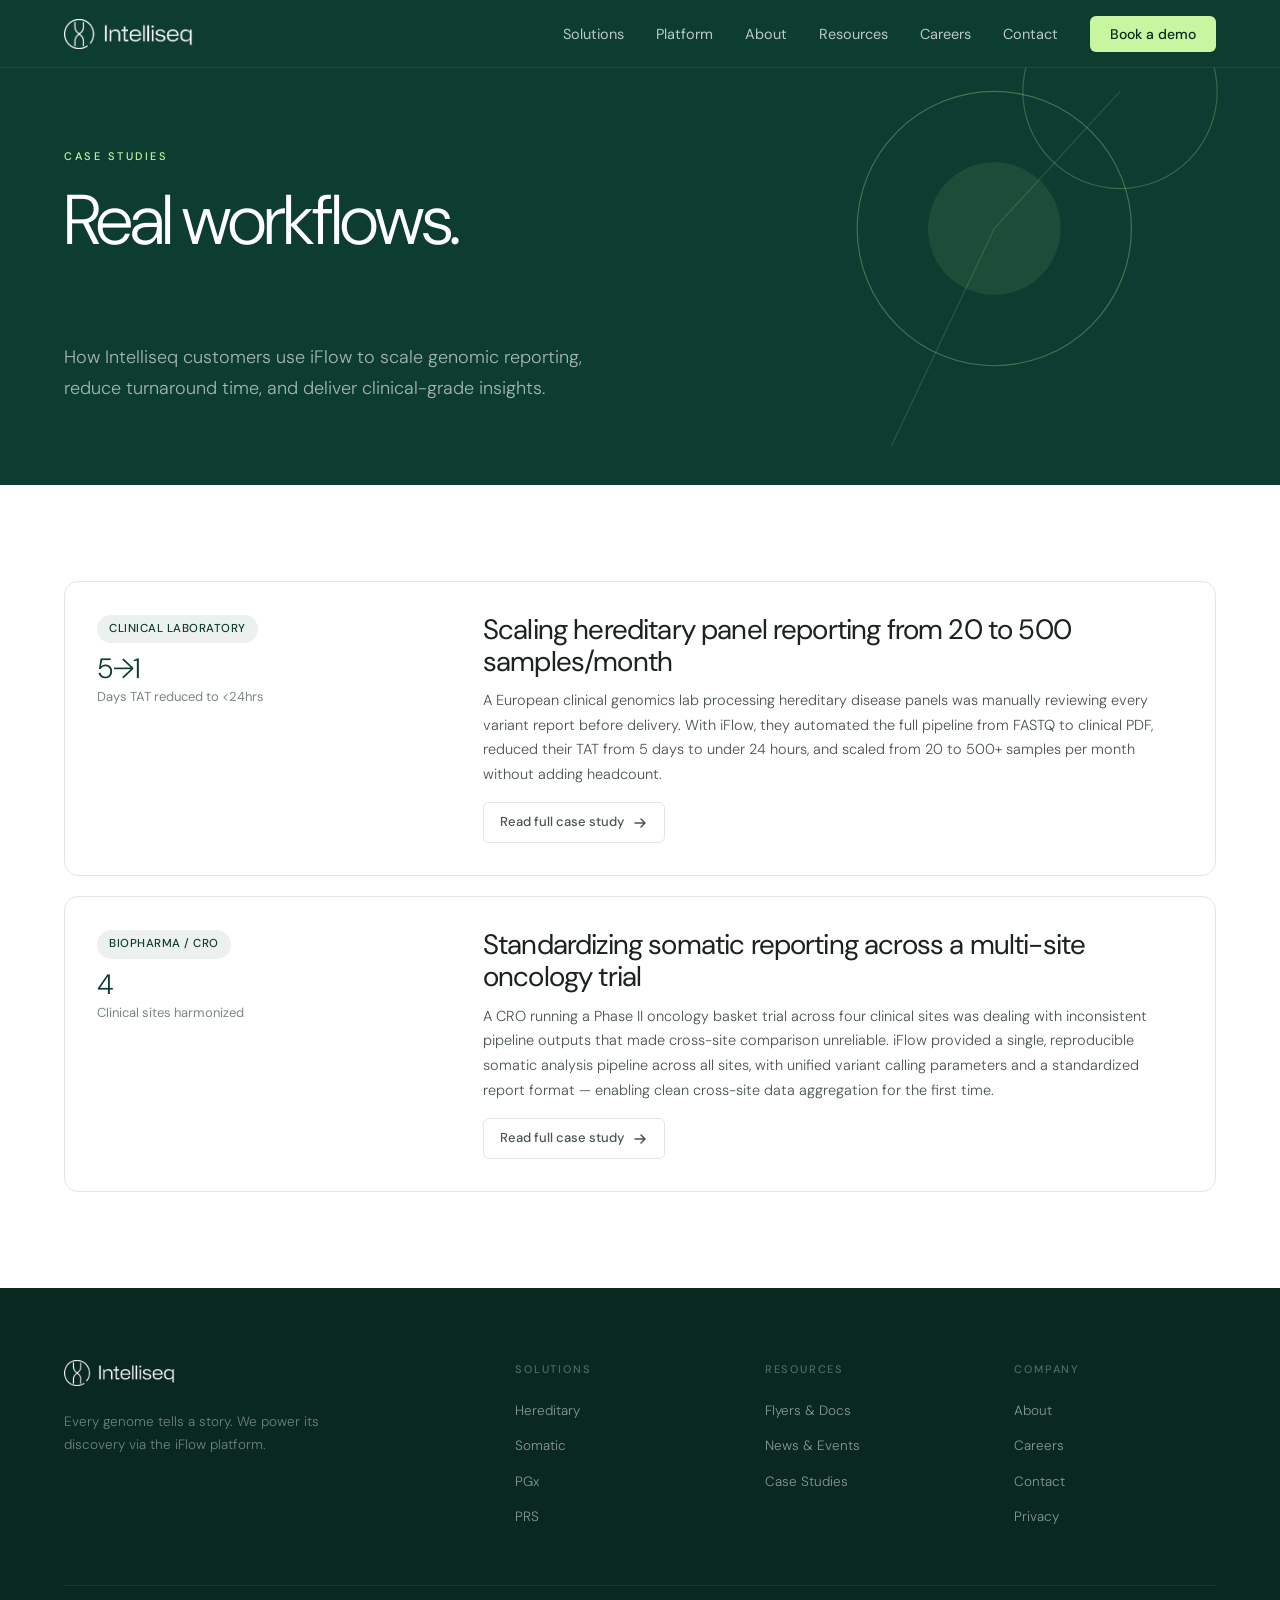
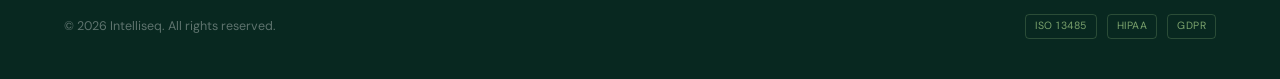
<file: case-studies.html>
<!DOCTYPE html><html lang="en"><head>
<meta charset="UTF-8"><meta name="viewport" content="width=device-width, initial-scale=1.0">
<title>Case Studies | Intelliseq</title><meta name="description" content="How clinical labs and biopharma teams use Intelliseq iFlow to scale NGS reporting.">
<link rel="preconnect" href="https://fonts.googleapis.com">
<link href="https://fonts.googleapis.com/css2?family=DM+Sans:wght@300;400;500;600&display=swap" rel="stylesheet">
<link rel="stylesheet" href="css/style.css"></head><body><nav><a class="nav-logo" href="index.html"><img src="assets/logo.png" alt="Intelliseq"></a>
  <ul class="nav-links">
    <li><a href="index.html#products">Solutions</a></li><li><a href="index.html#platform">Platform</a></li>
    <li><a href="about.html">About</a></li><li><a href="resources.html">Resources</a></li>
    <li><a href="careers.html">Careers</a></li><li><a href="contact.html">Contact</a></li>
    <li><a href="https://intelliseq-242156192.hubspotpagebuilder.net/request-a-demo" class="nav-cta">Book a demo</a></li>
  </ul><div class="nav-hamburger"><span></span><span></span><span></span></div></nav>
<section class="page-hero" style="min-height:45vh;">
  <svg class="molecule-deco" viewBox="0 0 560 560" fill="none" aria-hidden="true">
  <circle cx="310" cy="200" r="120" stroke="#C8F5A0" stroke-width="1" opacity="0.35"/>
  <circle cx="420" cy="80" r="85" stroke="#C8F5A0" stroke-width="1" opacity="0.28"/>
  <circle cx="310" cy="200" r="58" fill="#C8F5A0" opacity="0.1"/>
  <line x1="310" y1="200" x2="420" y2="80" stroke="#C8F5A0" stroke-width="1" opacity="0.18"/>
  <line x1="310" y1="200" x2="220" y2="390" stroke="#C8F5A0" stroke-width="1" opacity="0.18"/>
</svg>
  <div style="position:relative;z-index:2;max-width:600px;">
    <span class="section-eyebrow light">Case Studies</span>
    <h1>Real workflows.<br><em>Real results.</em></h1>
    <p class="hero-sub">How Intelliseq customers use iFlow to scale genomic reporting, reduce turnaround time, and deliver clinical-grade insights.</p>
  </div>
</section>
<section style="background:var(--white);">
  <div style="display:flex;flex-direction:column;gap:20px;" class="reveal">
    <div class="card" style="display:grid;grid-template-columns:1fr 2fr;gap:36px;align-items:start;">
      <div>
        <div class="tag tag-forest" style="margin-bottom:12px;">Clinical Laboratory</div>
        <div style="font-size:28px;font-weight:300;color:var(--forest);letter-spacing:-1px;line-height:1;">5→1</div>
        <div style="font-size:13px;color:var(--text-light);margin-top:4px;">Days TAT reduced to &lt;24hrs</div>
      </div>
      <div>
        <h3 style="font-weight:400;margin-bottom:10px;">Scaling hereditary panel reporting from 20 to 500 samples/month</h3>
        <p style="font-size:14.5px;color:var(--text-mid);margin-bottom:16px;">A European clinical genomics lab processing hereditary disease panels was manually reviewing every variant report before delivery. With iFlow, they automated the full pipeline from FASTQ to clinical PDF, reduced their TAT from 5 days to under 24 hours, and scaled from 20 to 500+ samples per month without adding headcount.</p>
        <a href="https://intelliseq.com/case-study" class="btn btn-ghost-dark" style="font-size:13px;padding:9px 16px;">Read full case study <svg class="arrow-icon" viewBox="0 0 16 16" fill="none"><path d="M3 8h10M9 4l4 4-4 4" stroke="currentColor" stroke-width="1.5" stroke-linecap="round" stroke-linejoin="round"/></svg></a>
      </div>
    </div>
    <div class="card" style="display:grid;grid-template-columns:1fr 2fr;gap:36px;align-items:start;">
      <div>
        <div class="tag tag-forest" style="margin-bottom:12px;">Biopharma / CRO</div>
        <div style="font-size:28px;font-weight:300;color:var(--forest);letter-spacing:-1px;line-height:1;">4</div>
        <div style="font-size:13px;color:var(--text-light);margin-top:4px;">Clinical sites harmonized</div>
      </div>
      <div>
        <h3 style="font-weight:400;margin-bottom:10px;">Standardizing somatic reporting across a multi-site oncology trial</h3>
        <p style="font-size:14.5px;color:var(--text-mid);margin-bottom:16px;">A CRO running a Phase II oncology basket trial across four clinical sites was dealing with inconsistent pipeline outputs that made cross-site comparison unreliable. iFlow provided a single, reproducible somatic analysis pipeline across all sites, with unified variant calling parameters and a standardized report format — enabling clean cross-site data aggregation for the first time.</p>
        <a href="https://intelliseq.com/case-study" class="btn btn-ghost-dark" style="font-size:13px;padding:9px 16px;">Read full case study <svg class="arrow-icon" viewBox="0 0 16 16" fill="none"><path d="M3 8h10M9 4l4 4-4 4" stroke="currentColor" stroke-width="1.5" stroke-linecap="round" stroke-linejoin="round"/></svg></a>
      </div>
    </div>
  </div>
</section>
<footer><div class="footer-grid">
    <div><img src="assets/logo.png" alt="Intelliseq" style="height:26px;width:auto;"><p class="footer-brand-desc">Every genome tells a story. We power its discovery via the iFlow platform.</p></div>
    <div><p class="footer-col-title">Solutions</p><ul class="footer-links"><li><a href="hereditary.html">Hereditary</a></li><li><a href="somatic.html">Somatic</a></li><li><a href="pgx.html">PGx</a></li><li><a href="prs.html">PRS</a></li></ul></div>
    <div><p class="footer-col-title">Resources</p><ul class="footer-links"><li><a href="resources.html">Flyers &amp; Docs</a></li><li><a href="news.html">News &amp; Events</a></li><li><a href="case-studies.html">Case Studies</a></li></ul></div>
    <div><p class="footer-col-title">Company</p><ul class="footer-links"><li><a href="about.html">About</a></li><li><a href="careers.html">Careers</a></li><li><a href="contact.html">Contact</a></li><li><a href="privacy.html">Privacy</a></li></ul></div>
  </div>
  <div class="footer-bottom"><span>© 2026 Intelliseq. All rights reserved.</span><div class="cert-badges"><span class="cert-badge">ISO 13485</span><span class="cert-badge">HIPAA</span><span class="cert-badge">GDPR</span></div></div></footer><script src="js/main.js"></script></body></html>
</file>
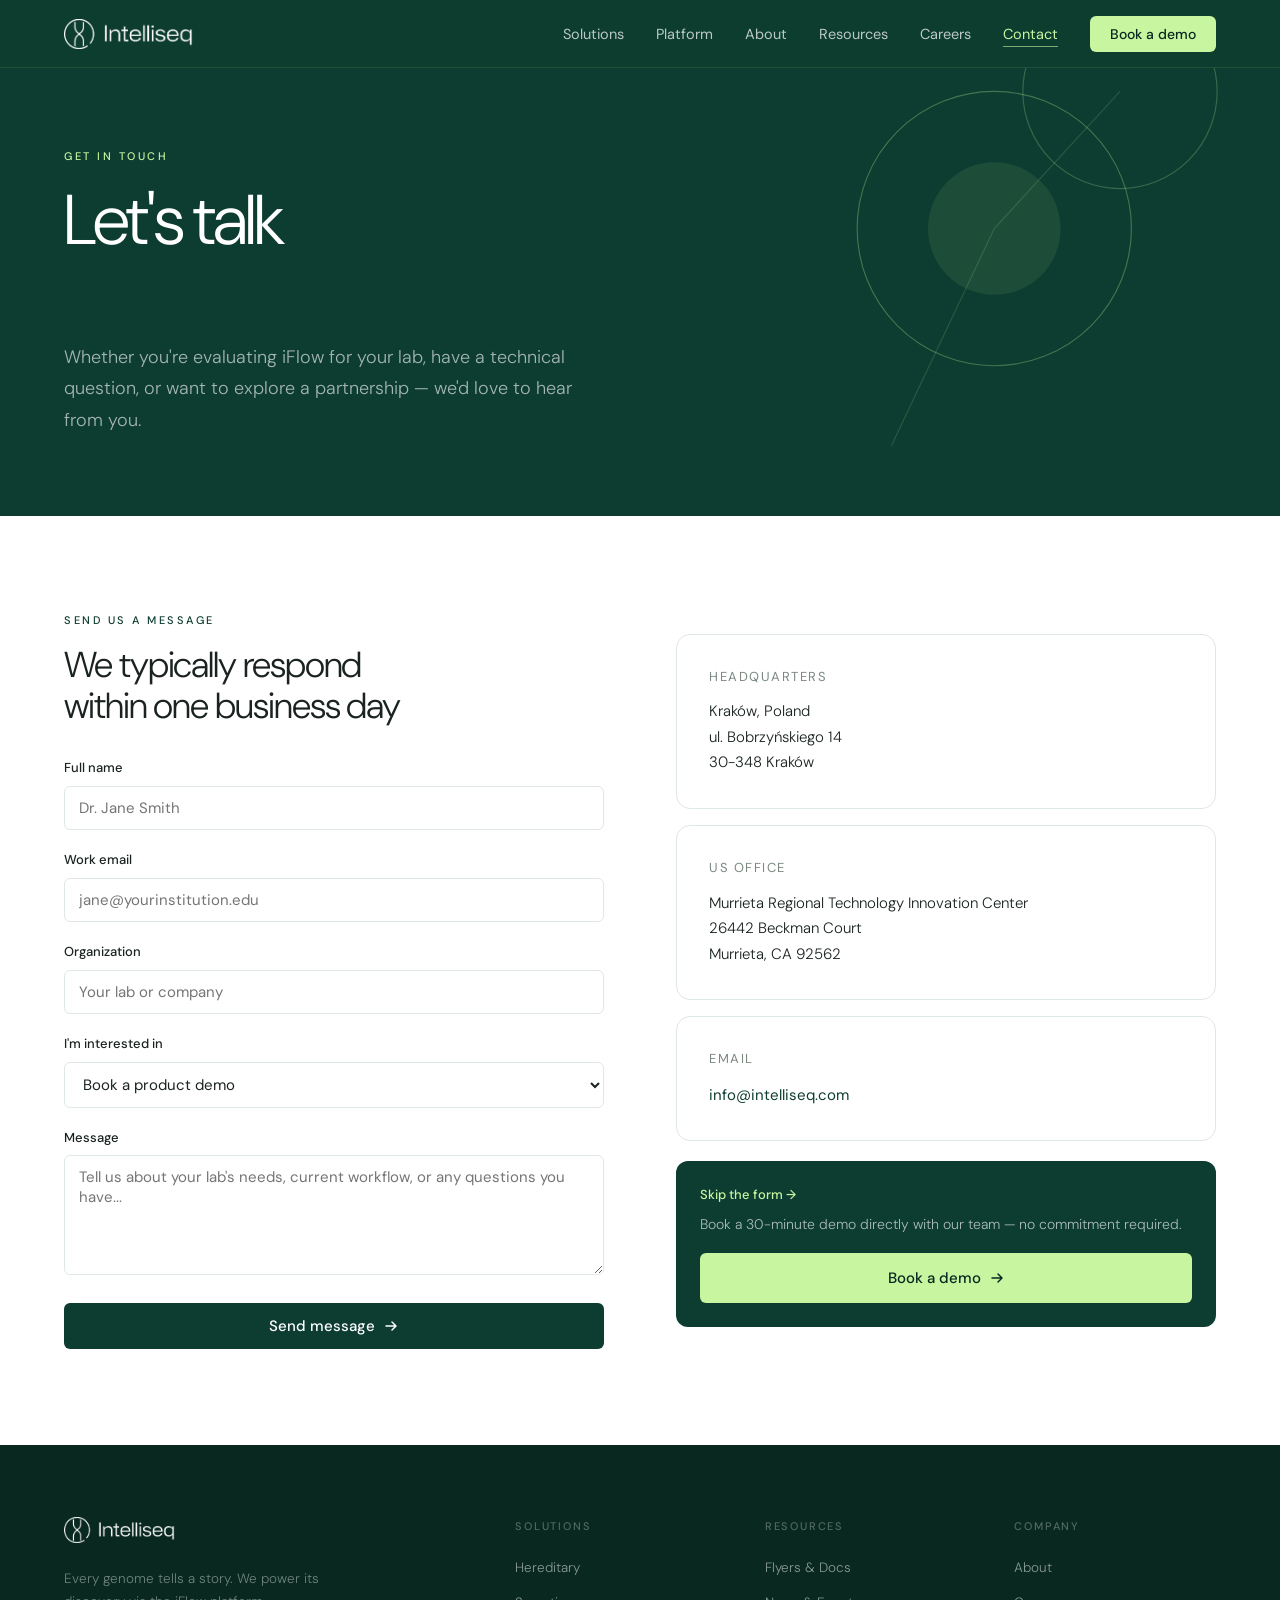
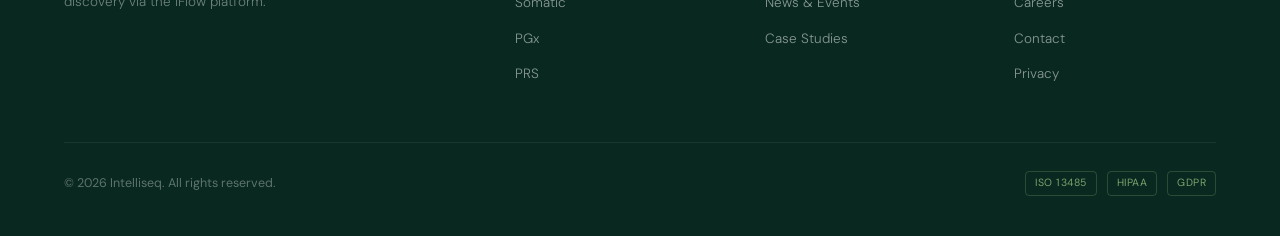
<file: contact.html>
<!DOCTYPE html><html lang="en"><head>
<meta charset="UTF-8"><meta name="viewport" content="width=device-width, initial-scale=1.0">
<title>Contact us | Intelliseq</title><meta name="description" content="Get in touch with Intelliseq — book a demo, ask a question, or talk to the commercial team.">
<link rel="preconnect" href="https://fonts.googleapis.com">
<link href="https://fonts.googleapis.com/css2?family=DM+Sans:wght@300;400;500;600&display=swap" rel="stylesheet">
<link rel="stylesheet" href="css/style.css"></head><body><nav><a class="nav-logo" href="index.html"><img src="assets/logo.png" alt="Intelliseq"></a>
  <ul class="nav-links">
    <li><a href="index.html#products">Solutions</a></li><li><a href="index.html#platform">Platform</a></li>
    <li><a href="about.html">About</a></li><li><a href="resources.html">Resources</a></li>
    <li><a href="careers.html">Careers</a></li><li><a href="contact.html">Contact</a></li>
    <li><a href="https://intelliseq-242156192.hubspotpagebuilder.net/request-a-demo" class="nav-cta">Book a demo</a></li>
  </ul><div class="nav-hamburger"><span></span><span></span><span></span></div></nav>
<section class="page-hero" style="min-height:50vh;">
  <svg class="molecule-deco" viewBox="0 0 560 560" fill="none" aria-hidden="true">
  <circle cx="310" cy="200" r="120" stroke="#C8F5A0" stroke-width="1" opacity="0.35"/>
  <circle cx="420" cy="80" r="85" stroke="#C8F5A0" stroke-width="1" opacity="0.28"/>
  <circle cx="310" cy="200" r="58" fill="#C8F5A0" opacity="0.1"/>
  <line x1="310" y1="200" x2="420" y2="80" stroke="#C8F5A0" stroke-width="1" opacity="0.18"/>
  <line x1="310" y1="200" x2="220" y2="390" stroke="#C8F5A0" stroke-width="1" opacity="0.18"/>
</svg>
  <div style="position:relative;z-index:2;max-width:600px;">
    <span class="section-eyebrow light">Get in touch</span>
    <h1>Let's talk<br><em>genomics</em></h1>
    <p class="hero-sub">Whether you're evaluating iFlow for your lab, have a technical question, or want to explore a partnership — we'd love to hear from you.</p>
  </div>
</section>

<section style="background:var(--white);">
  <div class="grid-2-1 reveal">
    <div>
      <span class="section-eyebrow">Send us a message</span>
      <h2 class="section-title" style="font-size:clamp(24px,3vw,36px);">We typically respond<br>within one business day</h2>
      <div style="margin-top:32px;">
        <div class="form-group">
          <label class="form-label">Full name</label>
          <input type="text" class="form-input" placeholder="Dr. Jane Smith">
        </div>
        <div class="form-group">
          <label class="form-label">Work email</label>
          <input type="email" class="form-input" placeholder="jane@yourinstitution.edu">
        </div>
        <div class="form-group">
          <label class="form-label">Organization</label>
          <input type="text" class="form-input" placeholder="Your lab or company">
        </div>
        <div class="form-group">
          <label class="form-label">I'm interested in</label>
          <select class="form-select">
            <option>Book a product demo</option>
            <option>Hereditary reporting</option>
            <option>Somatic / oncology</option>
            <option>Pharmacogenomics (PGx)</option>
            <option>Polygenic risk scores (PRS)</option>
            <option>VariantMINER</option>
            <option>Partnership / integration</option>
            <option>Other</option>
          </select>
        </div>
        <div class="form-group">
          <label class="form-label">Message</label>
          <textarea class="form-textarea" placeholder="Tell us about your lab's needs, current workflow, or any questions you have..."></textarea>
        </div>
        <button class="btn btn-forest" style="width:100%;justify-content:center;">Send message <svg class="arrow-icon" viewBox="0 0 16 16" fill="none"><path d="M3 8h10M9 4l4 4-4 4" stroke="currentColor" stroke-width="1.5" stroke-linecap="round" stroke-linejoin="round"/></svg></button>
      </div>
    </div>
    <div>
      <div class="card" style="margin-bottom:16px;">
        <div style="font-size:13px;text-transform:uppercase;letter-spacing:1.5px;color:var(--text-light);margin-bottom:12px;">Headquarters</div>
        <p style="font-size:15px;color:var(--text-dark);line-height:1.7;">Kraków, Poland<br>ul. Bobrzyńskiego 14<br>30-348 Kraków</p>
      </div>
      <div class="card" style="margin-bottom:16px;">
        <div style="font-size:13px;text-transform:uppercase;letter-spacing:1.5px;color:var(--text-light);margin-bottom:12px;">US Office</div>
        <p style="font-size:15px;color:var(--text-dark);line-height:1.7;">Murrieta Regional Technology Innovation Center<br>26442 Beckman Court<br>Murrieta, CA 92562</p>
      </div>
      <div class="card">
        <div style="font-size:13px;text-transform:uppercase;letter-spacing:1.5px;color:var(--text-light);margin-bottom:12px;">Email</div>
        <a href="mailto:info@intelliseq.com" style="font-size:15px;color:var(--forest);font-weight:400;">info@intelliseq.com</a>
      </div>
      <div style="margin-top:20px;background:var(--forest);border-radius:12px;padding:24px;">
        <div style="font-size:13px;color:var(--lime);margin-bottom:8px;font-weight:500;">Skip the form →</div>
        <p style="font-size:14px;color:rgba(255,255,255,0.65);margin-bottom:16px;">Book a 30-minute demo directly with our team — no commitment required.</p>
        <a href="https://intelliseq-242156192.hubspotpagebuilder.net/request-a-demo" class="btn btn-lime" style="width:100%;justify-content:center;">Book a demo <svg class="arrow-icon" viewBox="0 0 16 16" fill="none"><path d="M3 8h10M9 4l4 4-4 4" stroke="currentColor" stroke-width="1.5" stroke-linecap="round" stroke-linejoin="round"/></svg></a>
      </div>
    </div>
  </div>
</section>
<footer><div class="footer-grid">
    <div><img src="assets/logo.png" alt="Intelliseq" style="height:26px;width:auto;"><p class="footer-brand-desc">Every genome tells a story. We power its discovery via the iFlow platform.</p></div>
    <div><p class="footer-col-title">Solutions</p><ul class="footer-links"><li><a href="hereditary.html">Hereditary</a></li><li><a href="somatic.html">Somatic</a></li><li><a href="pgx.html">PGx</a></li><li><a href="prs.html">PRS</a></li></ul></div>
    <div><p class="footer-col-title">Resources</p><ul class="footer-links"><li><a href="resources.html">Flyers &amp; Docs</a></li><li><a href="news.html">News &amp; Events</a></li><li><a href="case-studies.html">Case Studies</a></li></ul></div>
    <div><p class="footer-col-title">Company</p><ul class="footer-links"><li><a href="about.html">About</a></li><li><a href="careers.html">Careers</a></li><li><a href="contact.html">Contact</a></li><li><a href="privacy.html">Privacy</a></li></ul></div>
  </div>
  <div class="footer-bottom"><span>© 2026 Intelliseq. All rights reserved.</span><div class="cert-badges"><span class="cert-badge">ISO 13485</span><span class="cert-badge">HIPAA</span><span class="cert-badge">GDPR</span></div></div></footer><script src="js/main.js"></script></body></html>
</file>
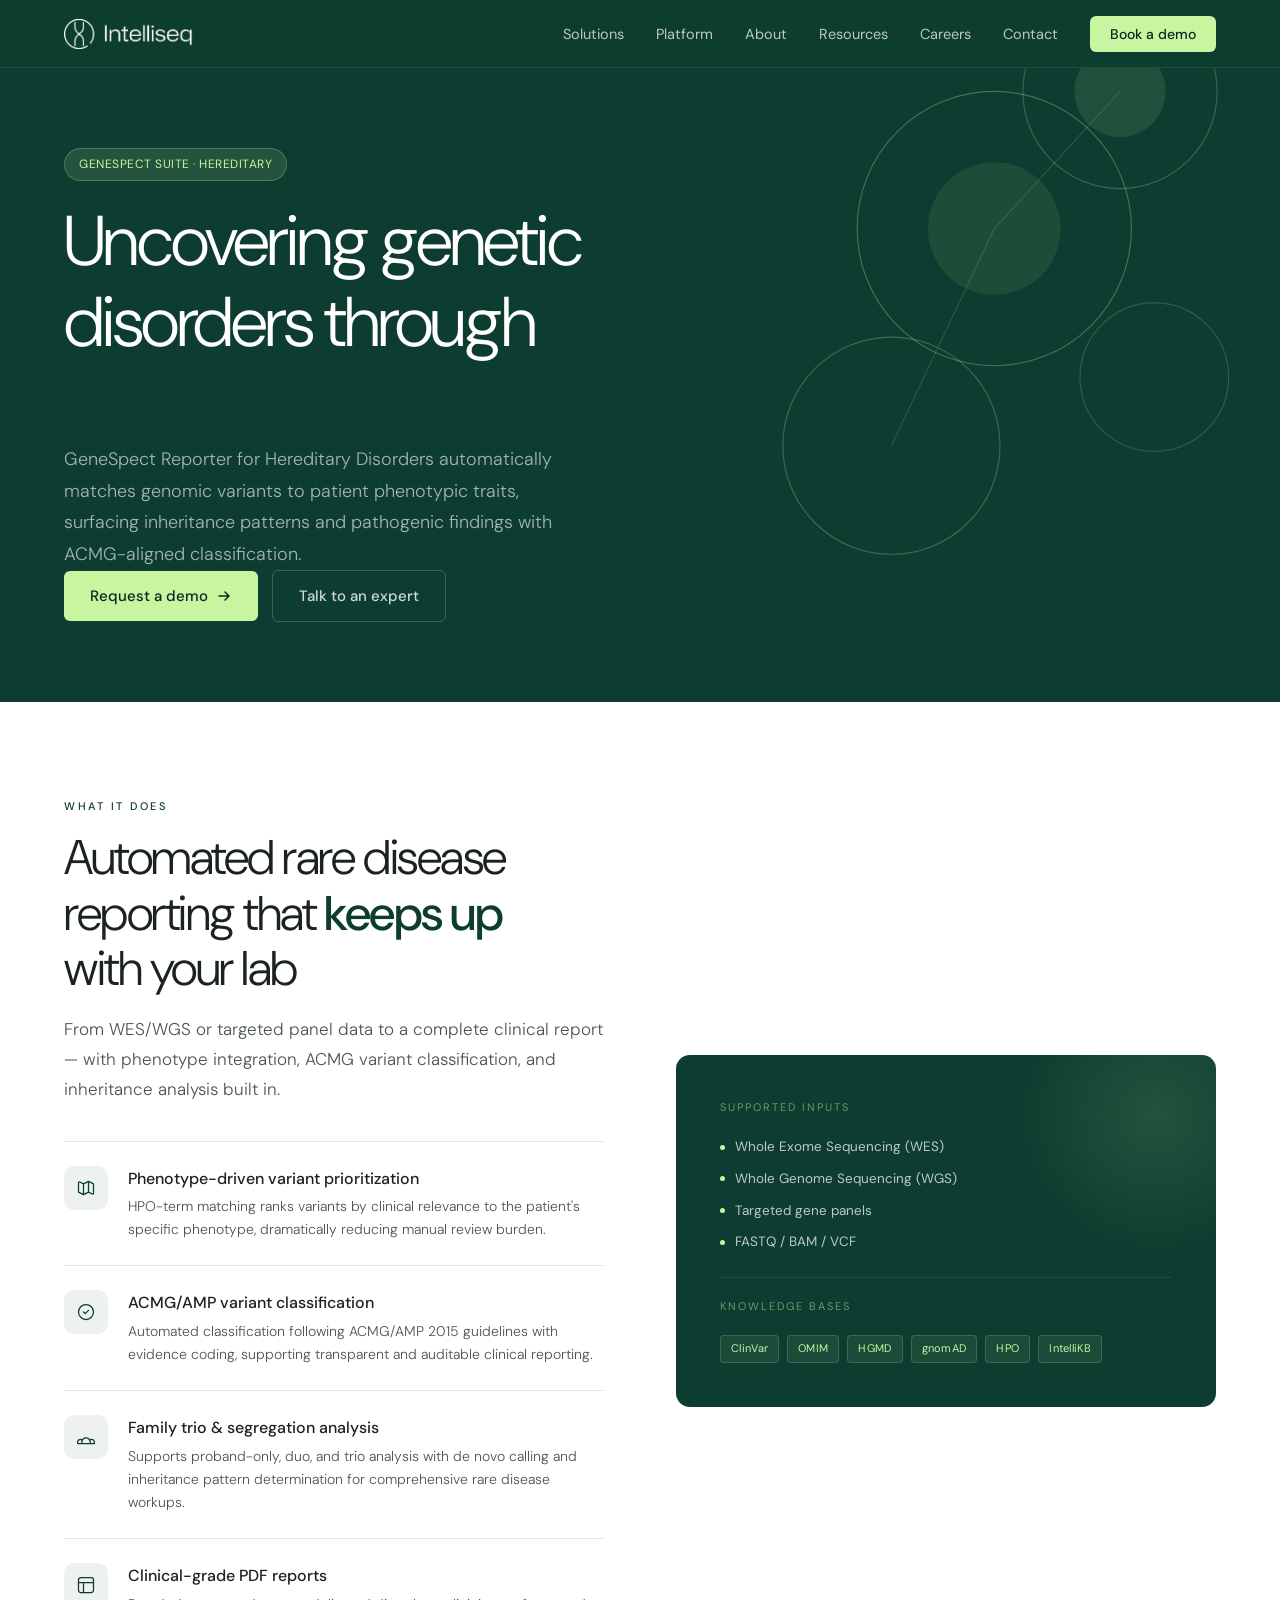
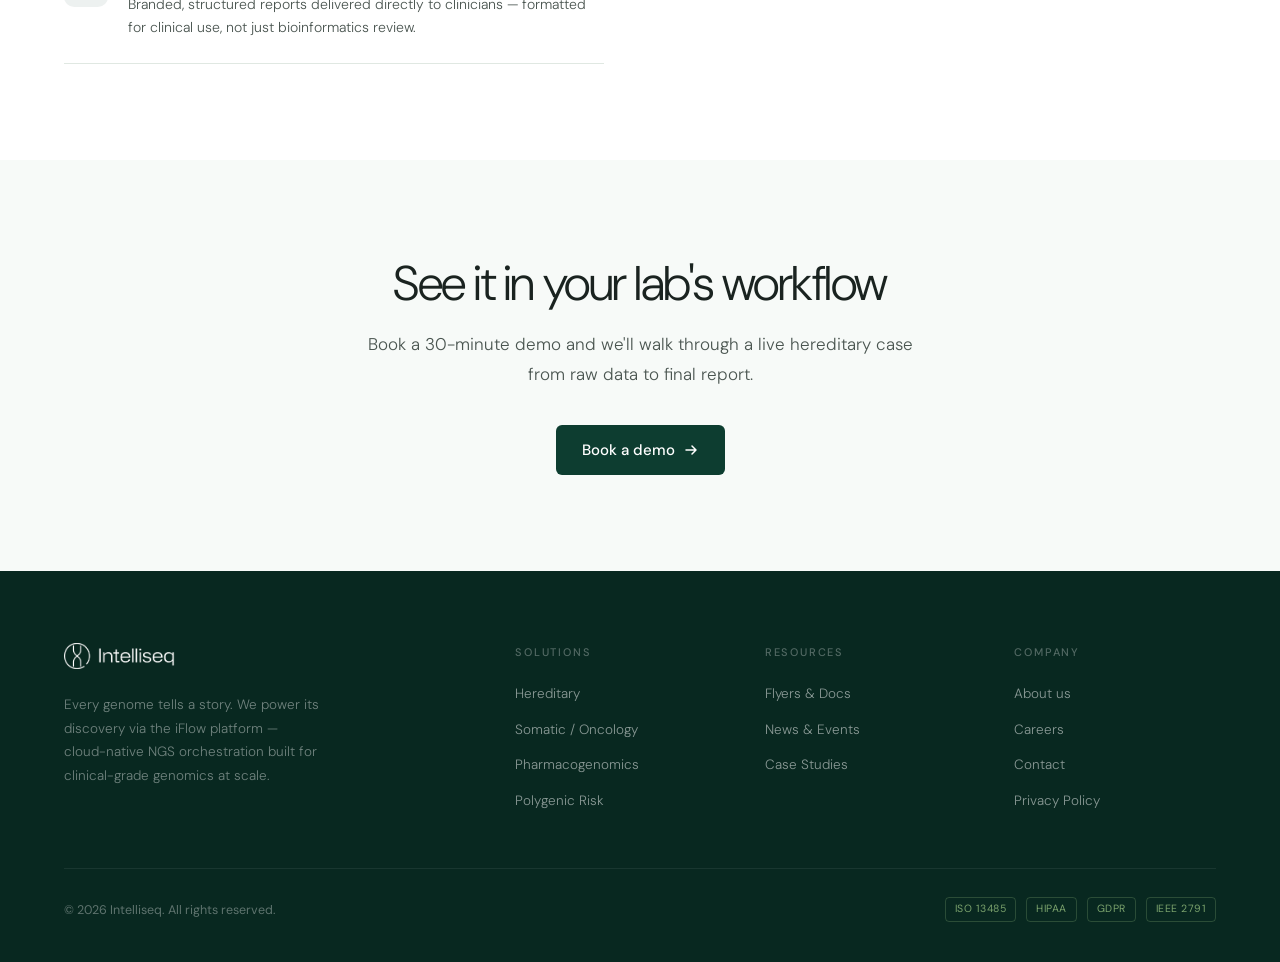
<file: hereditary.html>
<!DOCTYPE html>
<html lang="en">
<head>
<meta charset="UTF-8">
<meta name="viewport" content="width=device-width, initial-scale=1.0">
<title>Hereditary Disorders | Intelliseq</title>
<meta name="description" content="GeneSpect Reporter for Hereditary Disorders — automated variant classification matching genomic changes to patient phenotypic traits.">
<link rel="preconnect" href="https://fonts.googleapis.com">
<link href="https://fonts.googleapis.com/css2?family=DM+Sans:wght@300;400;500;600&display=swap" rel="stylesheet">
<link rel="stylesheet" href="css/style.css">
</head>
<body><nav>
  <a class="nav-logo" href="index.html"><img src="assets/logo.png" alt="Intelliseq"></a>
  <ul class="nav-links">
    <li><a href="index.html#products">Solutions</a></li>
    <li><a href="index.html#platform">Platform</a></li>
    <li><a href="about.html">About</a></li>
    <li><a href="resources.html">Resources</a></li>
    <li><a href="careers.html">Careers</a></li>
    <li><a href="contact.html">Contact</a></li>
    <li><a href="https://intelliseq-242156192.hubspotpagebuilder.net/request-a-demo" class="nav-cta">Book a demo</a></li>
  </ul>
  <div class="nav-hamburger"><span></span><span></span><span></span></div>
</nav>
<section class="page-hero">
  <svg class="molecule-deco" viewBox="0 0 560 560" fill="none" xmlns="http://www.w3.org/2000/svg" aria-hidden="true">
  <circle cx="310" cy="200" r="120" stroke="#C8F5A0" stroke-width="1" opacity="0.35"/>
  <circle cx="420" cy="80" r="85" stroke="#C8F5A0" stroke-width="1" opacity="0.28"/>
  <circle cx="220" cy="390" r="95" stroke="#C8F5A0" stroke-width="1" opacity="0.3"/>
  <circle cx="450" cy="330" r="65" stroke="#C8F5A0" stroke-width="1" opacity="0.22"/>
  <circle cx="310" cy="200" r="58" fill="#C8F5A0" opacity="0.1"/>
  <circle cx="420" cy="80" r="40" fill="#C8F5A0" opacity="0.12"/>
  <line x1="310" y1="200" x2="420" y2="80" stroke="#C8F5A0" stroke-width="1" opacity="0.18"/>
  <line x1="310" y1="200" x2="220" y2="390" stroke="#C8F5A0" stroke-width="1" opacity="0.18"/>
</svg>
  <div style="position:relative;z-index:2;max-width:700px;">
    <div class="product-hero-tag">GeneSpect Suite · Hereditary</div>
    <h1>Uncovering genetic<br>disorders through<br><em>precise variant matching</em></h1>
    <p class="hero-sub">GeneSpect Reporter for Hereditary Disorders automatically matches genomic variants to patient phenotypic traits, surfacing inheritance patterns and pathogenic findings with ACMG-aligned classification.</p>
    <div class="hero-actions">
      <a href="https://intelliseq-242156192.hubspotpagebuilder.net/request-a-demo" class="btn btn-lime">Request a demo <svg class="arrow-icon" viewBox="0 0 16 16" fill="none"><path d="M3 8h10M9 4l4 4-4 4" stroke="currentColor" stroke-width="1.5" stroke-linecap="round" stroke-linejoin="round"/></svg></a>
      <a href="contact.html" class="btn btn-ghost-light">Talk to an expert</a>
    </div>
  </div>
</section>

<section style="background:var(--white);">
  <div class="grid-2-1 reveal">
    <div>
      <span class="section-eyebrow">What it does</span>
      <h2 class="section-title">Automated rare disease<br>reporting that <em>keeps up</em><br>with your lab</h2>
      <p class="section-sub">From WES/WGS or targeted panel data to a complete clinical report — with phenotype integration, ACMG variant classification, and inheritance analysis built in.</p>
      <div style="margin-top:36px;">
        <div class="feature-row">
          <div class="feature-icon-wrap"><svg viewBox="0 0 24 24" fill="none" stroke-width="1.5" stroke-linecap="round" stroke-linejoin="round"><path d="M9 20l-5.447-2.724A1 1 0 013 16.382V5.618a1 1 0 011.447-.894L9 7m0 13l6-3m-6 3V7m6 10l4.553 2.276A1 1 0 0021 18.382V7.618a1 1 0 00-.553-.894L15 4m0 13V4m0 0L9 7"/></svg></div>
          <div><div class="feature-title">Phenotype-driven variant prioritization</div><div class="feature-desc">HPO-term matching ranks variants by clinical relevance to the patient's specific phenotype, dramatically reducing manual review burden.</div></div>
        </div>
        <div class="feature-row">
          <div class="feature-icon-wrap"><svg viewBox="0 0 24 24" fill="none" stroke-width="1.5" stroke-linecap="round" stroke-linejoin="round"><path d="M9 12l2 2 4-4m6 2a9 9 0 11-18 0 9 9 0 0118 0z"/></svg></div>
          <div><div class="feature-title">ACMG/AMP variant classification</div><div class="feature-desc">Automated classification following ACMG/AMP 2015 guidelines with evidence coding, supporting transparent and auditable clinical reporting.</div></div>
        </div>
        <div class="feature-row">
          <div class="feature-icon-wrap"><svg viewBox="0 0 24 24" fill="none" stroke-width="1.5" stroke-linecap="round" stroke-linejoin="round"><path d="M17 20h5v-2a3 3 0 00-5.356-1.857M17 20H7m10 0v-2c0-.656-.126-1.283-.356-1.857M7 20H2v-2a3 3 0 015.356-1.857M7 20v-2c0-.656.126-1.283.356-1.857m0 0a5.002 5.002 0 019.288 0"/></svg></div>
          <div><div class="feature-title">Family trio &amp; segregation analysis</div><div class="feature-desc">Supports proband-only, duo, and trio analysis with de novo calling and inheritance pattern determination for comprehensive rare disease workups.</div></div>
        </div>
        <div class="feature-row">
          <div class="feature-icon-wrap"><svg viewBox="0 0 24 24" fill="none" stroke-width="1.5" stroke-linecap="round" stroke-linejoin="round"><rect x="3" y="3" width="18" height="18" rx="3"/><path d="M3 9h18M9 21V9"/></svg></div>
          <div><div class="feature-title">Clinical-grade PDF reports</div><div class="feature-desc">Branded, structured reports delivered directly to clinicians — formatted for clinical use, not just bioinformatics review.</div></div>
        </div>
      </div>
    </div>
    <div class="dark-panel">
      <div style="font-size:11px;text-transform:uppercase;letter-spacing:2px;color:rgba(200,245,160,0.5);margin-bottom:20px;">Supported inputs</div>
      <div style="display:flex;flex-direction:column;gap:10px;margin-bottom:24px;">
        <div style="display:flex;gap:10px;align-items:center;"><div style="width:5px;height:5px;background:var(--lime);border-radius:50%;flex-shrink:0;"></div><span style="font-size:13.5px;color:rgba(255,255,255,0.72);">Whole Exome Sequencing (WES)</span></div>
        <div style="display:flex;gap:10px;align-items:center;"><div style="width:5px;height:5px;background:var(--lime);border-radius:50%;flex-shrink:0;"></div><span style="font-size:13.5px;color:rgba(255,255,255,0.72);">Whole Genome Sequencing (WGS)</span></div>
        <div style="display:flex;gap:10px;align-items:center;"><div style="width:5px;height:5px;background:var(--lime);border-radius:50%;flex-shrink:0;"></div><span style="font-size:13.5px;color:rgba(255,255,255,0.72);">Targeted gene panels</span></div>
        <div style="display:flex;gap:10px;align-items:center;"><div style="width:5px;height:5px;background:var(--lime);border-radius:50%;flex-shrink:0;"></div><span style="font-size:13.5px;color:rgba(255,255,255,0.72);">FASTQ / BAM / VCF</span></div>
      </div>
      <div class="divider-dark" style="margin-bottom:20px;"></div>
      <div style="font-size:11px;text-transform:uppercase;letter-spacing:2px;color:rgba(200,245,160,0.5);margin-bottom:14px;">Knowledge bases</div>
      <div class="compliance-badges">
        <span class="compliance-badge">ClinVar</span>
        <span class="compliance-badge">OMIM</span>
        <span class="compliance-badge">HGMD</span>
        <span class="compliance-badge">gnomAD</span>
        <span class="compliance-badge">HPO</span>
        <span class="compliance-badge">IntelliKB</span>
      </div>
    </div>
  </div>
</section>

<section style="background:var(--offwhite);text-align:center;">
  <div style="max-width:640px;margin:0 auto;" class="reveal">
    <h2 class="section-title">See it in your lab's workflow</h2>
    <p class="section-sub" style="margin:0 auto 36px;text-align:center;">Book a 30-minute demo and we'll walk through a live hereditary case from raw data to final report.</p>
    <a href="https://intelliseq-242156192.hubspotpagebuilder.net/request-a-demo" class="btn btn-forest">Book a demo <svg class="arrow-icon" viewBox="0 0 16 16" fill="none"><path d="M3 8h10M9 4l4 4-4 4" stroke="currentColor" stroke-width="1.5" stroke-linecap="round" stroke-linejoin="round"/></svg></a>
  </div>
</section>
<footer>
  <div class="footer-grid">
    <div>
      <img src="assets/logo.png" alt="Intelliseq" style="height:26px;width:auto;">
      <p class="footer-brand-desc">Every genome tells a story. We power its discovery via the iFlow platform — cloud-native NGS orchestration built for clinical-grade genomics at scale.</p>
    </div>
    <div>
      <p class="footer-col-title">Solutions</p>
      <ul class="footer-links">
        <li><a href="hereditary.html">Hereditary</a></li>
        <li><a href="somatic.html">Somatic / Oncology</a></li>
        <li><a href="pgx.html">Pharmacogenomics</a></li>
        <li><a href="prs.html">Polygenic Risk</a></li>
      </ul>
    </div>
    <div>
      <p class="footer-col-title">Resources</p>
      <ul class="footer-links">
        <li><a href="resources.html">Flyers &amp; Docs</a></li>
        <li><a href="news.html">News &amp; Events</a></li>
        <li><a href="case-studies.html">Case Studies</a></li>
      </ul>
    </div>
    <div>
      <p class="footer-col-title">Company</p>
      <ul class="footer-links">
        <li><a href="about.html">About us</a></li>
        <li><a href="careers.html">Careers</a></li>
        <li><a href="contact.html">Contact</a></li>
        <li><a href="privacy.html">Privacy Policy</a></li>
      </ul>
    </div>
  </div>
  <div class="footer-bottom">
    <span>© 2026 Intelliseq. All rights reserved.</span>
    <div class="cert-badges">
      <span class="cert-badge">ISO 13485</span>
      <span class="cert-badge">HIPAA</span>
      <span class="cert-badge">GDPR</span>
      <span class="cert-badge">IEEE 2791</span>
    </div>
  </div>
</footer><script src="js/main.js"></script></body></html>
</file>
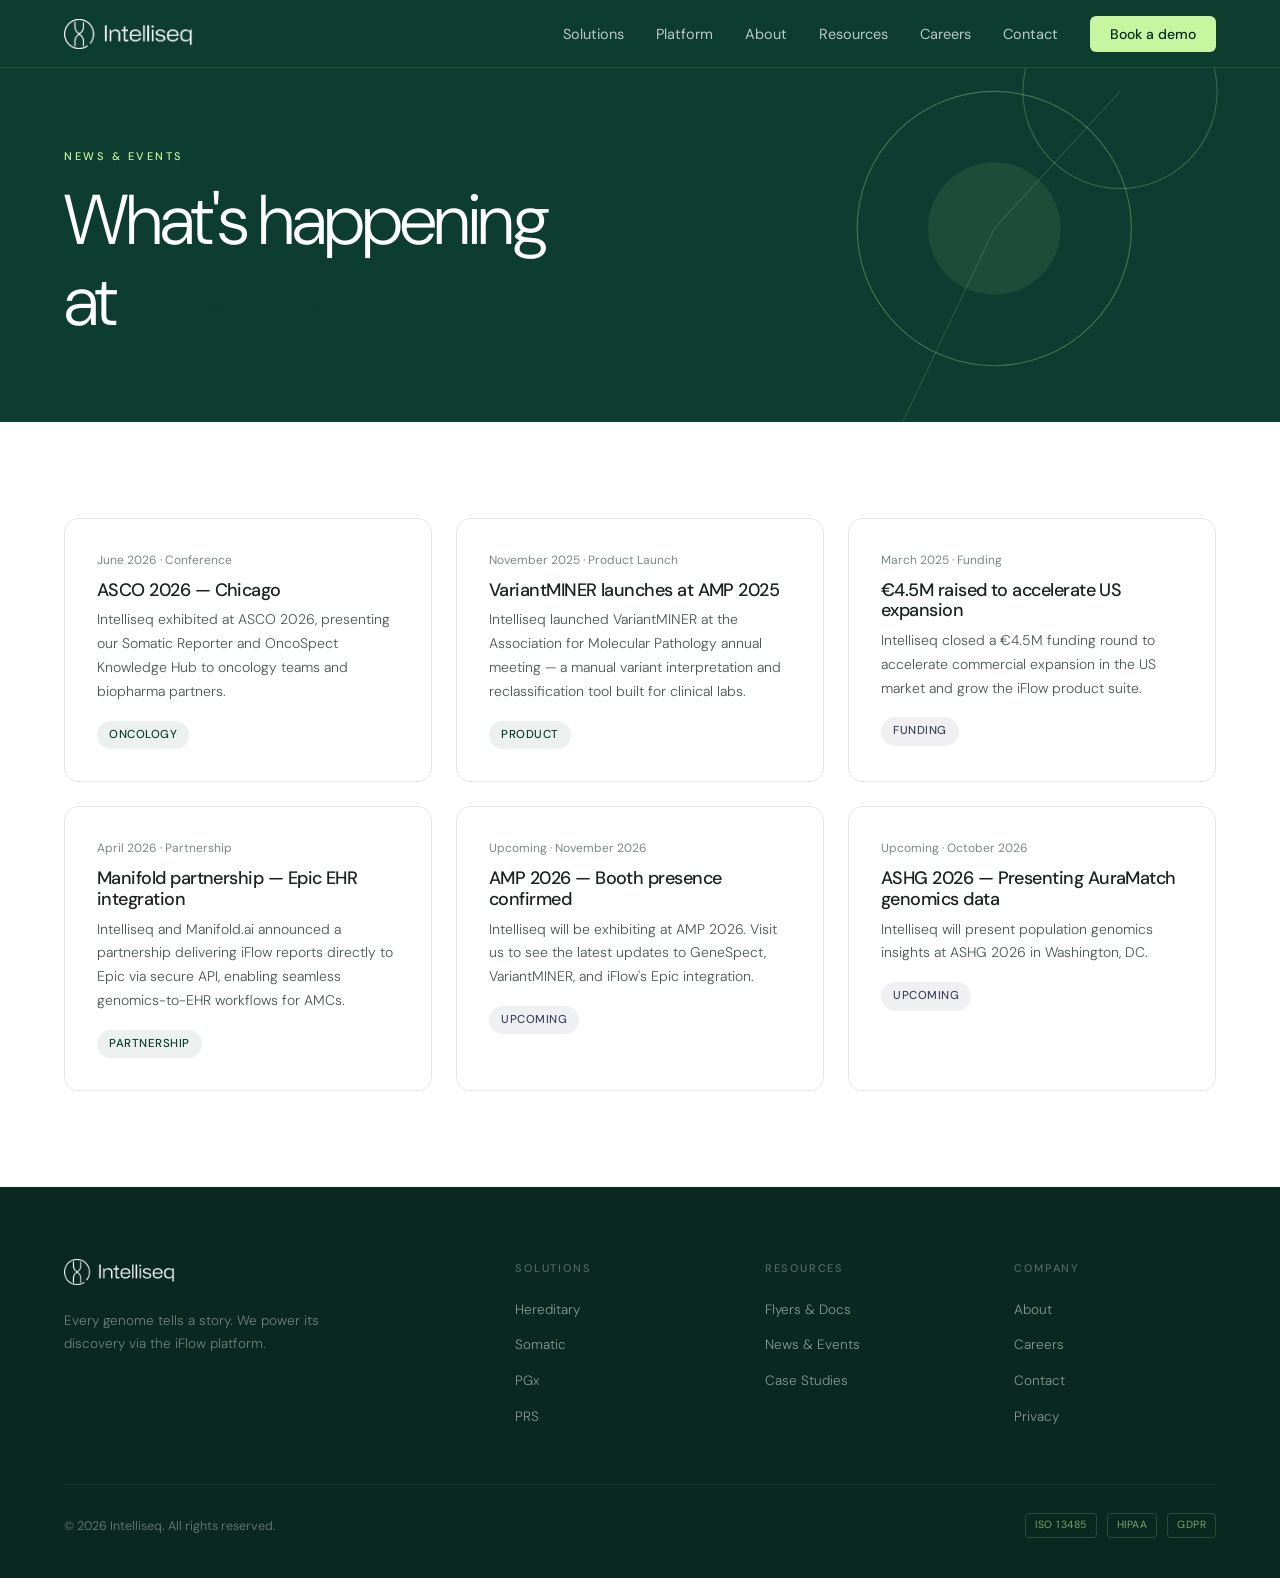
<file: news.html>
<!DOCTYPE html><html lang="en"><head>
<meta charset="UTF-8"><meta name="viewport" content="width=device-width, initial-scale=1.0">
<title>News & Events | Intelliseq</title><meta name="description" content="Latest news, conference appearances, and product updates from Intelliseq.">
<link rel="preconnect" href="https://fonts.googleapis.com">
<link href="https://fonts.googleapis.com/css2?family=DM+Sans:wght@300;400;500;600&display=swap" rel="stylesheet">
<link rel="stylesheet" href="css/style.css"></head><body><nav><a class="nav-logo" href="index.html"><img src="assets/logo.png" alt="Intelliseq"></a>
  <ul class="nav-links">
    <li><a href="index.html#products">Solutions</a></li><li><a href="index.html#platform">Platform</a></li>
    <li><a href="about.html">About</a></li><li><a href="resources.html">Resources</a></li>
    <li><a href="careers.html">Careers</a></li><li><a href="contact.html">Contact</a></li>
    <li><a href="https://intelliseq-242156192.hubspotpagebuilder.net/request-a-demo" class="nav-cta">Book a demo</a></li>
  </ul><div class="nav-hamburger"><span></span><span></span><span></span></div></nav>
<section class="page-hero" style="min-height:45vh;">
  <svg class="molecule-deco" viewBox="0 0 560 560" fill="none" aria-hidden="true">
  <circle cx="310" cy="200" r="120" stroke="#C8F5A0" stroke-width="1" opacity="0.35"/>
  <circle cx="420" cy="80" r="85" stroke="#C8F5A0" stroke-width="1" opacity="0.28"/>
  <circle cx="310" cy="200" r="58" fill="#C8F5A0" opacity="0.1"/>
  <line x1="310" y1="200" x2="420" y2="80" stroke="#C8F5A0" stroke-width="1" opacity="0.18"/>
  <line x1="310" y1="200" x2="220" y2="390" stroke="#C8F5A0" stroke-width="1" opacity="0.18"/>
</svg>
  <div style="position:relative;z-index:2;max-width:600px;">
    <span class="section-eyebrow light">News &amp; Events</span>
    <h1>What's happening<br>at <em>Intelliseq</em></h1>
  </div>
</section>
<section style="background:var(--white);">
  <div class="grid-3 reveal">
    <div class="card">
      <div style="font-size:12px;color:var(--text-light);margin-bottom:10px;">June 2026 · Conference</div>
      <h4 style="font-weight:500;margin-bottom:8px;">ASCO 2026 — Chicago</h4>
      <p style="font-size:14px;color:var(--text-mid);margin-bottom:16px;">Intelliseq exhibited at ASCO 2026, presenting our Somatic Reporter and OncoSpect Knowledge Hub to oncology teams and biopharma partners.</p>
      <span class="tag tag-forest">Oncology</span>
    </div>
    <div class="card">
      <div style="font-size:12px;color:var(--text-light);margin-bottom:10px;">November 2025 · Product Launch</div>
      <h4 style="font-weight:500;margin-bottom:8px;">VariantMINER launches at AMP 2025</h4>
      <p style="font-size:14px;color:var(--text-mid);margin-bottom:16px;">Intelliseq launched VariantMINER at the Association for Molecular Pathology annual meeting — a manual variant interpretation and reclassification tool built for clinical labs.</p>
      <span class="tag tag-forest">Product</span>
    </div>
    <div class="card">
      <div style="font-size:12px;color:var(--text-light);margin-bottom:10px;">March 2025 · Funding</div>
      <h4 style="font-weight:500;margin-bottom:8px;">€4.5M raised to accelerate US expansion</h4>
      <p style="font-size:14px;color:var(--text-mid);margin-bottom:16px;">Intelliseq closed a €4.5M funding round to accelerate commercial expansion in the US market and grow the iFlow product suite.</p>
      <span class="tag tag-slate">Funding</span>
    </div>
    <div class="card">
      <div style="font-size:12px;color:var(--text-light);margin-bottom:10px;">April 2026 · Partnership</div>
      <h4 style="font-weight:500;margin-bottom:8px;">Manifold partnership — Epic EHR integration</h4>
      <p style="font-size:14px;color:var(--text-mid);margin-bottom:16px;">Intelliseq and Manifold.ai announced a partnership delivering iFlow reports directly to Epic via secure API, enabling seamless genomics-to-EHR workflows for AMCs.</p>
      <span class="tag tag-forest">Partnership</span>
    </div>
    <div class="card">
      <div style="font-size:12px;color:var(--text-light);margin-bottom:10px;">Upcoming · November 2026</div>
      <h4 style="font-weight:500;margin-bottom:8px;">AMP 2026 — Booth presence confirmed</h4>
      <p style="font-size:14px;color:var(--text-mid);margin-bottom:16px;">Intelliseq will be exhibiting at AMP 2026. Visit us to see the latest updates to GeneSpect, VariantMINER, and iFlow's Epic integration.</p>
      <span class="tag tag-slate">Upcoming</span>
    </div>
    <div class="card">
      <div style="font-size:12px;color:var(--text-light);margin-bottom:10px;">Upcoming · October 2026</div>
      <h4 style="font-weight:500;margin-bottom:8px;">ASHG 2026 — Presenting AuraMatch genomics data</h4>
      <p style="font-size:14px;color:var(--text-mid);margin-bottom:16px;">Intelliseq will present population genomics insights at ASHG 2026 in Washington, DC.</p>
      <span class="tag tag-slate">Upcoming</span>
    </div>
  </div>
</section>
<footer><div class="footer-grid">
    <div><img src="assets/logo.png" alt="Intelliseq" style="height:26px;width:auto;"><p class="footer-brand-desc">Every genome tells a story. We power its discovery via the iFlow platform.</p></div>
    <div><p class="footer-col-title">Solutions</p><ul class="footer-links"><li><a href="hereditary.html">Hereditary</a></li><li><a href="somatic.html">Somatic</a></li><li><a href="pgx.html">PGx</a></li><li><a href="prs.html">PRS</a></li></ul></div>
    <div><p class="footer-col-title">Resources</p><ul class="footer-links"><li><a href="resources.html">Flyers &amp; Docs</a></li><li><a href="news.html">News &amp; Events</a></li><li><a href="case-studies.html">Case Studies</a></li></ul></div>
    <div><p class="footer-col-title">Company</p><ul class="footer-links"><li><a href="about.html">About</a></li><li><a href="careers.html">Careers</a></li><li><a href="contact.html">Contact</a></li><li><a href="privacy.html">Privacy</a></li></ul></div>
  </div>
  <div class="footer-bottom"><span>© 2026 Intelliseq. All rights reserved.</span><div class="cert-badges"><span class="cert-badge">ISO 13485</span><span class="cert-badge">HIPAA</span><span class="cert-badge">GDPR</span></div></div></footer><script src="js/main.js"></script></body></html>
</file>
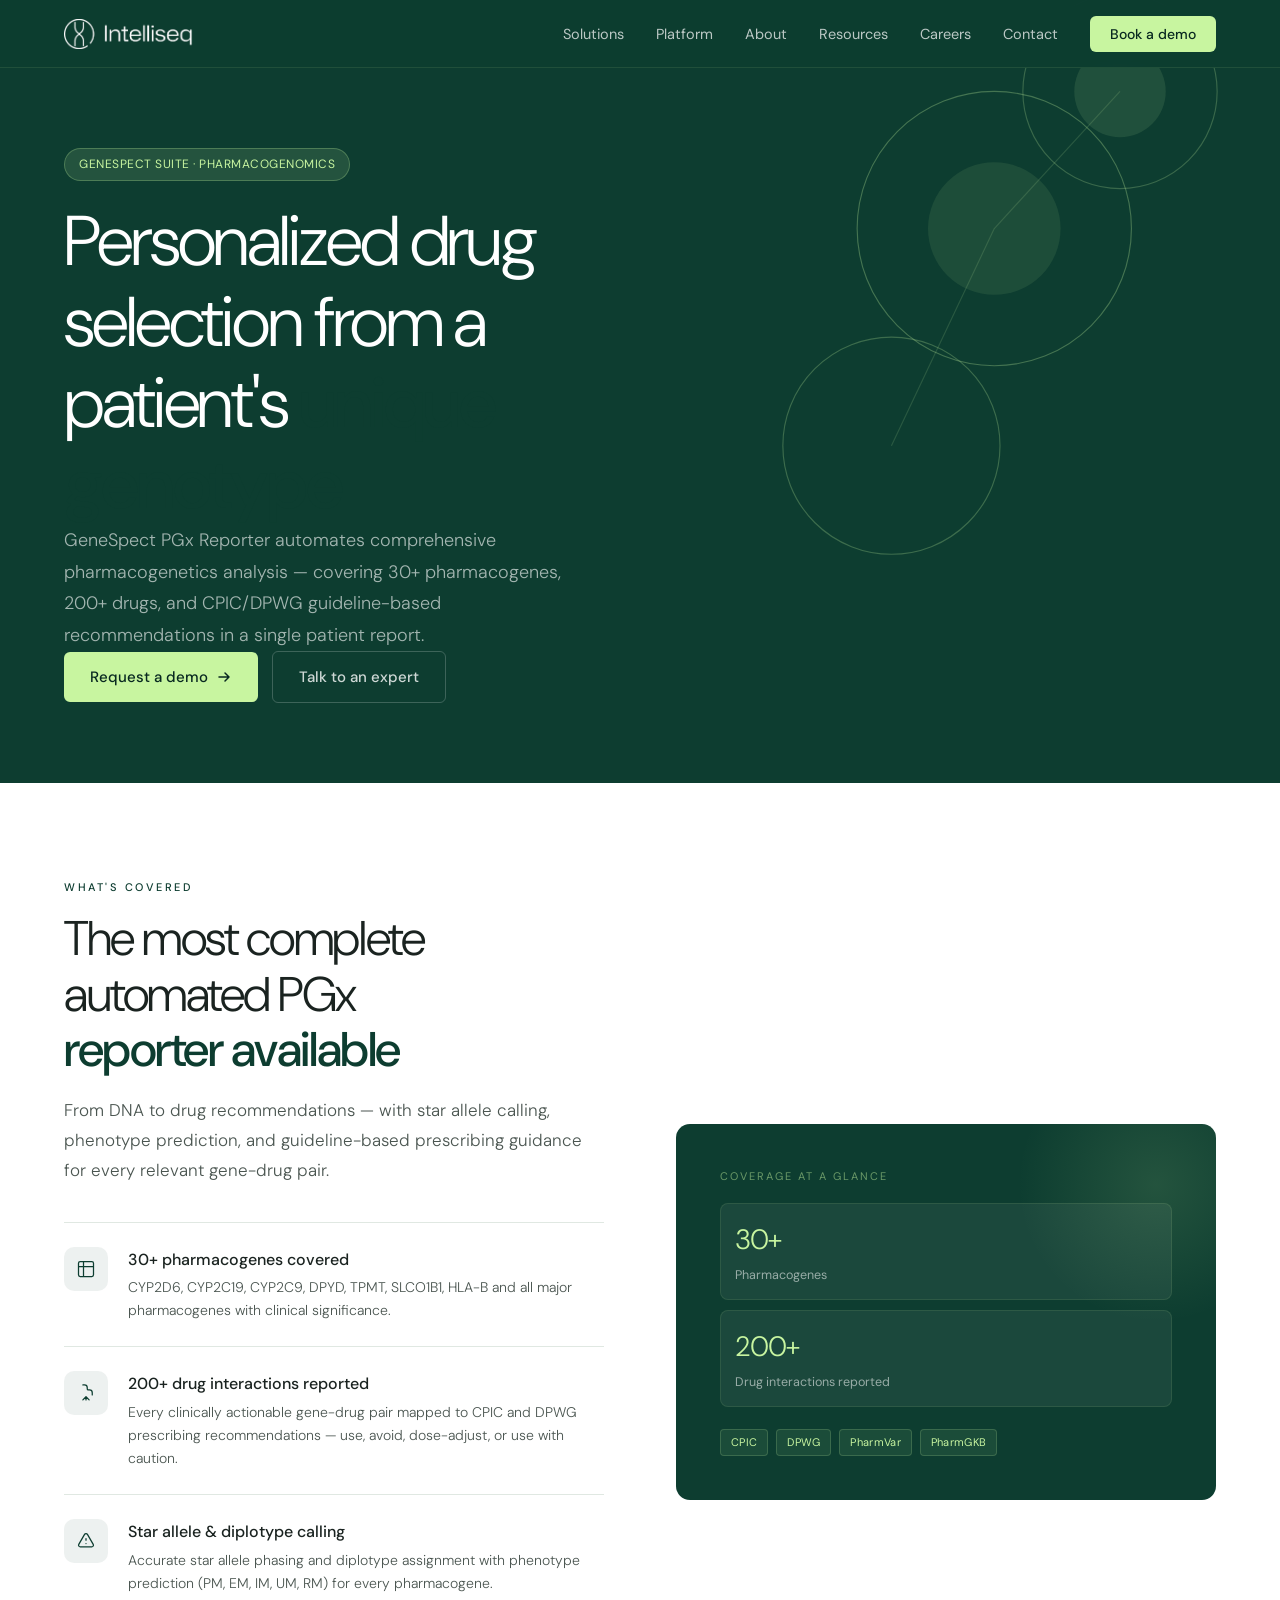
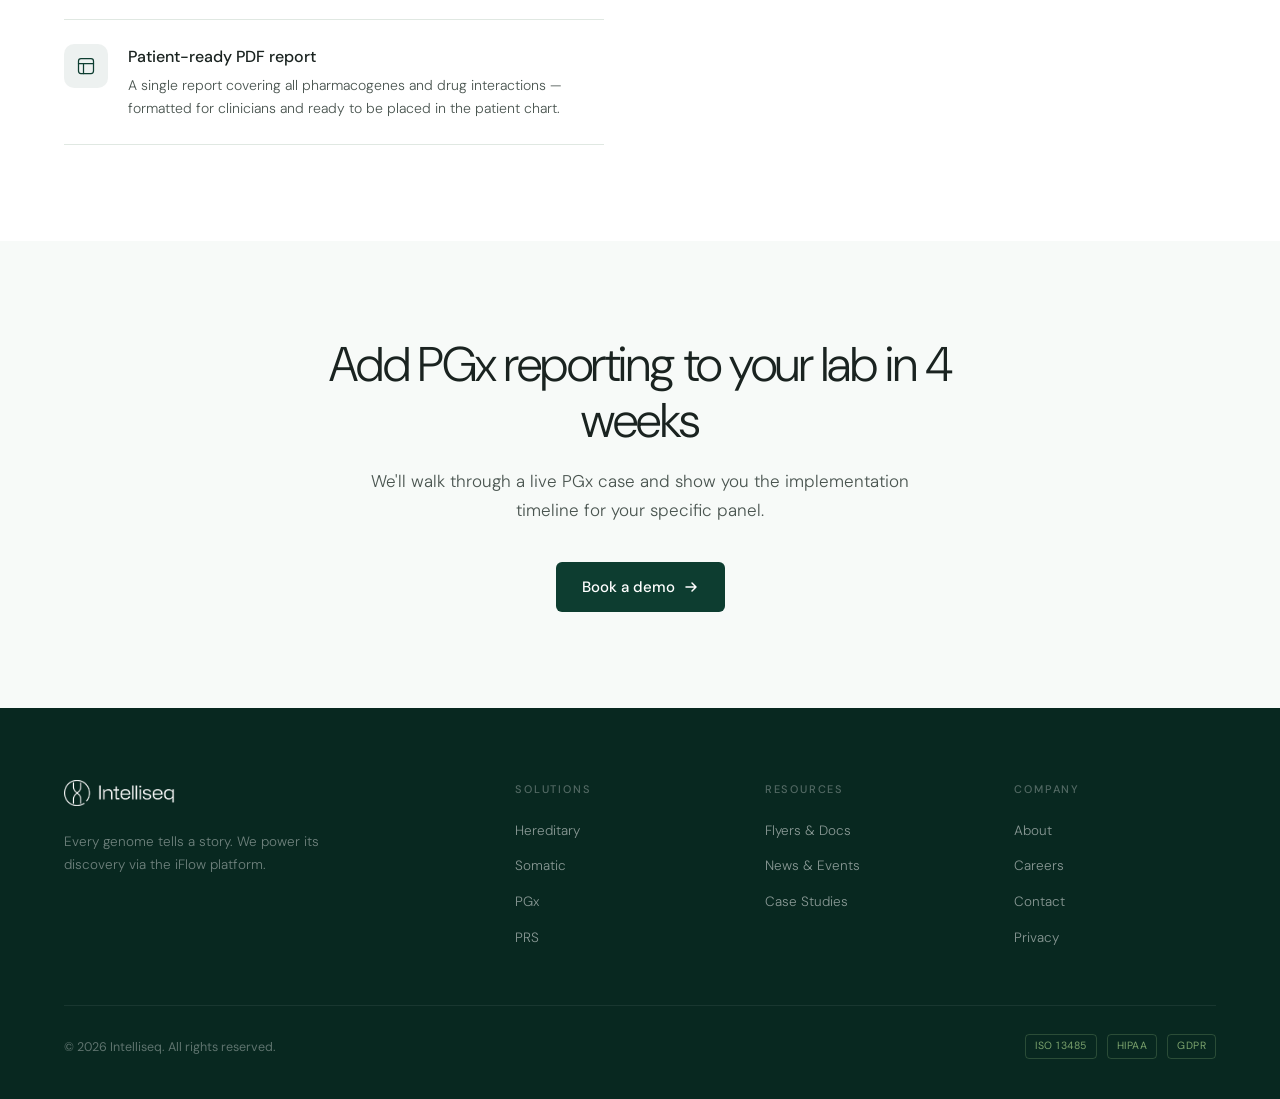
<file: pgx.html>
<!DOCTYPE html>
<html lang="en">
<head>
<meta charset="UTF-8"><meta name="viewport" content="width=device-width, initial-scale=1.0">
<title>Pharmacogenomics (PGx) | Intelliseq</title>
<meta name="description" content="GeneSpect PGx Reporter — automated pharmacogenetics reports for 30+ pharmacogenes and 200+ drugs.">
<link rel="preconnect" href="https://fonts.googleapis.com">
<link href="https://fonts.googleapis.com/css2?family=DM+Sans:wght@300;400;500;600&display=swap" rel="stylesheet">
<link rel="stylesheet" href="css/style.css">
</head><body><nav>
  <a class="nav-logo" href="index.html"><img src="assets/logo.png" alt="Intelliseq"></a>
  <ul class="nav-links">
    <li><a href="index.html#products">Solutions</a></li>
    <li><a href="index.html#platform">Platform</a></li>
    <li><a href="about.html">About</a></li>
    <li><a href="resources.html">Resources</a></li>
    <li><a href="careers.html">Careers</a></li>
    <li><a href="contact.html">Contact</a></li>
    <li><a href="https://intelliseq-242156192.hubspotpagebuilder.net/request-a-demo" class="nav-cta">Book a demo</a></li>
  </ul>
  <div class="nav-hamburger"><span></span><span></span><span></span></div>
</nav>
<section class="page-hero">
  <svg class="molecule-deco" viewBox="0 0 560 560" fill="none" aria-hidden="true">
  <circle cx="310" cy="200" r="120" stroke="#C8F5A0" stroke-width="1" opacity="0.35"/>
  <circle cx="420" cy="80" r="85" stroke="#C8F5A0" stroke-width="1" opacity="0.28"/>
  <circle cx="220" cy="390" r="95" stroke="#C8F5A0" stroke-width="1" opacity="0.3"/>
  <circle cx="310" cy="200" r="58" fill="#C8F5A0" opacity="0.1"/>
  <circle cx="420" cy="80" r="40" fill="#C8F5A0" opacity="0.12"/>
  <line x1="310" y1="200" x2="420" y2="80" stroke="#C8F5A0" stroke-width="1" opacity="0.18"/>
  <line x1="310" y1="200" x2="220" y2="390" stroke="#C8F5A0" stroke-width="1" opacity="0.18"/>
</svg>
  <div style="position:relative;z-index:2;max-width:700px;">
    <div class="product-hero-tag">GeneSpect Suite · Pharmacogenomics</div>
    <h1>Personalized drug<br>selection from a<br>patient's <em>unique genotype</em></h1>
    <p class="hero-sub">GeneSpect PGx Reporter automates comprehensive pharmacogenetics analysis — covering 30+ pharmacogenes, 200+ drugs, and CPIC/DPWG guideline-based recommendations in a single patient report.</p>
    <div class="hero-actions">
      <a href="https://intelliseq-242156192.hubspotpagebuilder.net/request-a-demo" class="btn btn-lime">Request a demo <svg class="arrow-icon" viewBox="0 0 16 16" fill="none"><path d="M3 8h10M9 4l4 4-4 4" stroke="currentColor" stroke-width="1.5" stroke-linecap="round" stroke-linejoin="round"/></svg></a>
      <a href="contact.html" class="btn btn-ghost-light">Talk to an expert</a>
    </div>
  </div>
</section>
<section style="background:var(--white);">
  <div class="grid-2-1 reveal">
    <div>
      <span class="section-eyebrow">What's covered</span>
      <h2 class="section-title">The most complete<br>automated PGx<br><em>reporter available</em></h2>
      <p class="section-sub">From DNA to drug recommendations — with star allele calling, phenotype prediction, and guideline-based prescribing guidance for every relevant gene-drug pair.</p>
      <div style="margin-top:36px;">
        <div class="feature-row">
          <div class="feature-icon-wrap"><svg viewBox="0 0 24 24" fill="none" stroke-width="1.5" stroke-linecap="round" stroke-linejoin="round"><path d="M9 3H5a2 2 0 00-2 2v4m6-6h10a2 2 0 012 2v4M9 3v18m0 0h10a2 2 0 002-2V9M9 21H5a2 2 0 01-2-2V9m0 0h18"/></svg></div>
          <div><div class="feature-title">30+ pharmacogenes covered</div><div class="feature-desc">CYP2D6, CYP2C19, CYP2C9, DPYD, TPMT, SLCO1B1, HLA-B and all major pharmacogenes with clinical significance.</div></div>
        </div>
        <div class="feature-row">
          <div class="feature-icon-wrap"><svg viewBox="0 0 24 24" fill="none" stroke-width="1.5" stroke-linecap="round" stroke-linejoin="round"><path d="M19.5 14.25v-2.625a3.375 3.375 0 00-3.375-3.375h-1.5A1.125 1.125 0 0113.5 7.125v-1.5a3.375 3.375 0 00-3.375-3.375H8.25"/><path d="M8.25 20.25L12 16.5l3.75 3.75M12 16.5v3.75"/></svg></div>
          <div><div class="feature-title">200+ drug interactions reported</div><div class="feature-desc">Every clinically actionable gene-drug pair mapped to CPIC and DPWG prescribing recommendations — use, avoid, dose-adjust, or use with caution.</div></div>
        </div>
        <div class="feature-row">
          <div class="feature-icon-wrap"><svg viewBox="0 0 24 24" fill="none" stroke-width="1.5" stroke-linecap="round" stroke-linejoin="round"><path d="M12 9v2m0 4h.01m-6.938 4h13.856c1.54 0 2.502-1.667 1.732-3L13.732 4c-.77-1.333-2.694-1.333-3.464 0L3.34 16c-.77 1.333.192 3 1.732 3z"/></svg></div>
          <div><div class="feature-title">Star allele &amp; diplotype calling</div><div class="feature-desc">Accurate star allele phasing and diplotype assignment with phenotype prediction (PM, EM, IM, UM, RM) for every pharmacogene.</div></div>
        </div>
        <div class="feature-row">
          <div class="feature-icon-wrap"><svg viewBox="0 0 24 24" fill="none" stroke-width="1.5" stroke-linecap="round" stroke-linejoin="round"><rect x="3" y="3" width="18" height="18" rx="3"/><path d="M3 9h18M9 21V9"/></svg></div>
          <div><div class="feature-title">Patient-ready PDF report</div><div class="feature-desc">A single report covering all pharmacogenes and drug interactions — formatted for clinicians and ready to be placed in the patient chart.</div></div>
        </div>
      </div>
    </div>
    <div class="dark-panel">
      <div style="font-size:11px;text-transform:uppercase;letter-spacing:2px;color:rgba(200,245,160,0.5);margin-bottom:18px;">Coverage at a glance</div>
      <div style="display:flex;flex-direction:column;gap:10px;margin-bottom:22px;">
        <div style="padding:14px;background:rgba(255,255,255,0.06);border-radius:8px;border:1px solid rgba(200,245,160,0.1);">
          <div style="font-size:28px;font-weight:300;color:var(--lime);letter-spacing:-1px;">30+</div>
          <div style="font-size:12.5px;color:rgba(255,255,255,0.55);margin-top:2px;">Pharmacogenes</div>
        </div>
        <div style="padding:14px;background:rgba(255,255,255,0.06);border-radius:8px;border:1px solid rgba(200,245,160,0.1);">
          <div style="font-size:28px;font-weight:300;color:var(--lime);letter-spacing:-1px;">200+</div>
          <div style="font-size:12.5px;color:rgba(255,255,255,0.55);margin-top:2px;">Drug interactions reported</div>
        </div>
      </div>
      <div class="compliance-badges">
        <span class="compliance-badge">CPIC</span>
        <span class="compliance-badge">DPWG</span>
        <span class="compliance-badge">PharmVar</span>
        <span class="compliance-badge">PharmGKB</span>
      </div>
    </div>
  </div>
</section>
<section style="background:var(--offwhite);text-align:center;">
  <div style="max-width:640px;margin:0 auto;" class="reveal">
    <h2 class="section-title">Add PGx reporting to your lab in 4 weeks</h2>
    <p class="section-sub" style="margin:0 auto 36px;text-align:center;">We'll walk through a live PGx case and show you the implementation timeline for your specific panel.</p>
    <a href="https://intelliseq-242156192.hubspotpagebuilder.net/request-a-demo" class="btn btn-forest">Book a demo <svg class="arrow-icon" viewBox="0 0 16 16" fill="none"><path d="M3 8h10M9 4l4 4-4 4" stroke="currentColor" stroke-width="1.5" stroke-linecap="round" stroke-linejoin="round"/></svg></a>
  </div>
</section>
<footer>
  <div class="footer-grid">
    <div><img src="assets/logo.png" alt="Intelliseq" style="height:26px;width:auto;"><p class="footer-brand-desc">Every genome tells a story. We power its discovery via the iFlow platform.</p></div>
    <div><p class="footer-col-title">Solutions</p><ul class="footer-links"><li><a href="hereditary.html">Hereditary</a></li><li><a href="somatic.html">Somatic</a></li><li><a href="pgx.html">PGx</a></li><li><a href="prs.html">PRS</a></li></ul></div>
    <div><p class="footer-col-title">Resources</p><ul class="footer-links"><li><a href="resources.html">Flyers &amp; Docs</a></li><li><a href="news.html">News &amp; Events</a></li><li><a href="case-studies.html">Case Studies</a></li></ul></div>
    <div><p class="footer-col-title">Company</p><ul class="footer-links"><li><a href="about.html">About</a></li><li><a href="careers.html">Careers</a></li><li><a href="contact.html">Contact</a></li><li><a href="privacy.html">Privacy</a></li></ul></div>
  </div>
  <div class="footer-bottom"><span>© 2026 Intelliseq. All rights reserved.</span><div class="cert-badges"><span class="cert-badge">ISO 13485</span><span class="cert-badge">HIPAA</span><span class="cert-badge">GDPR</span></div></div>
</footer><script src="js/main.js"></script></body></html>
</file>
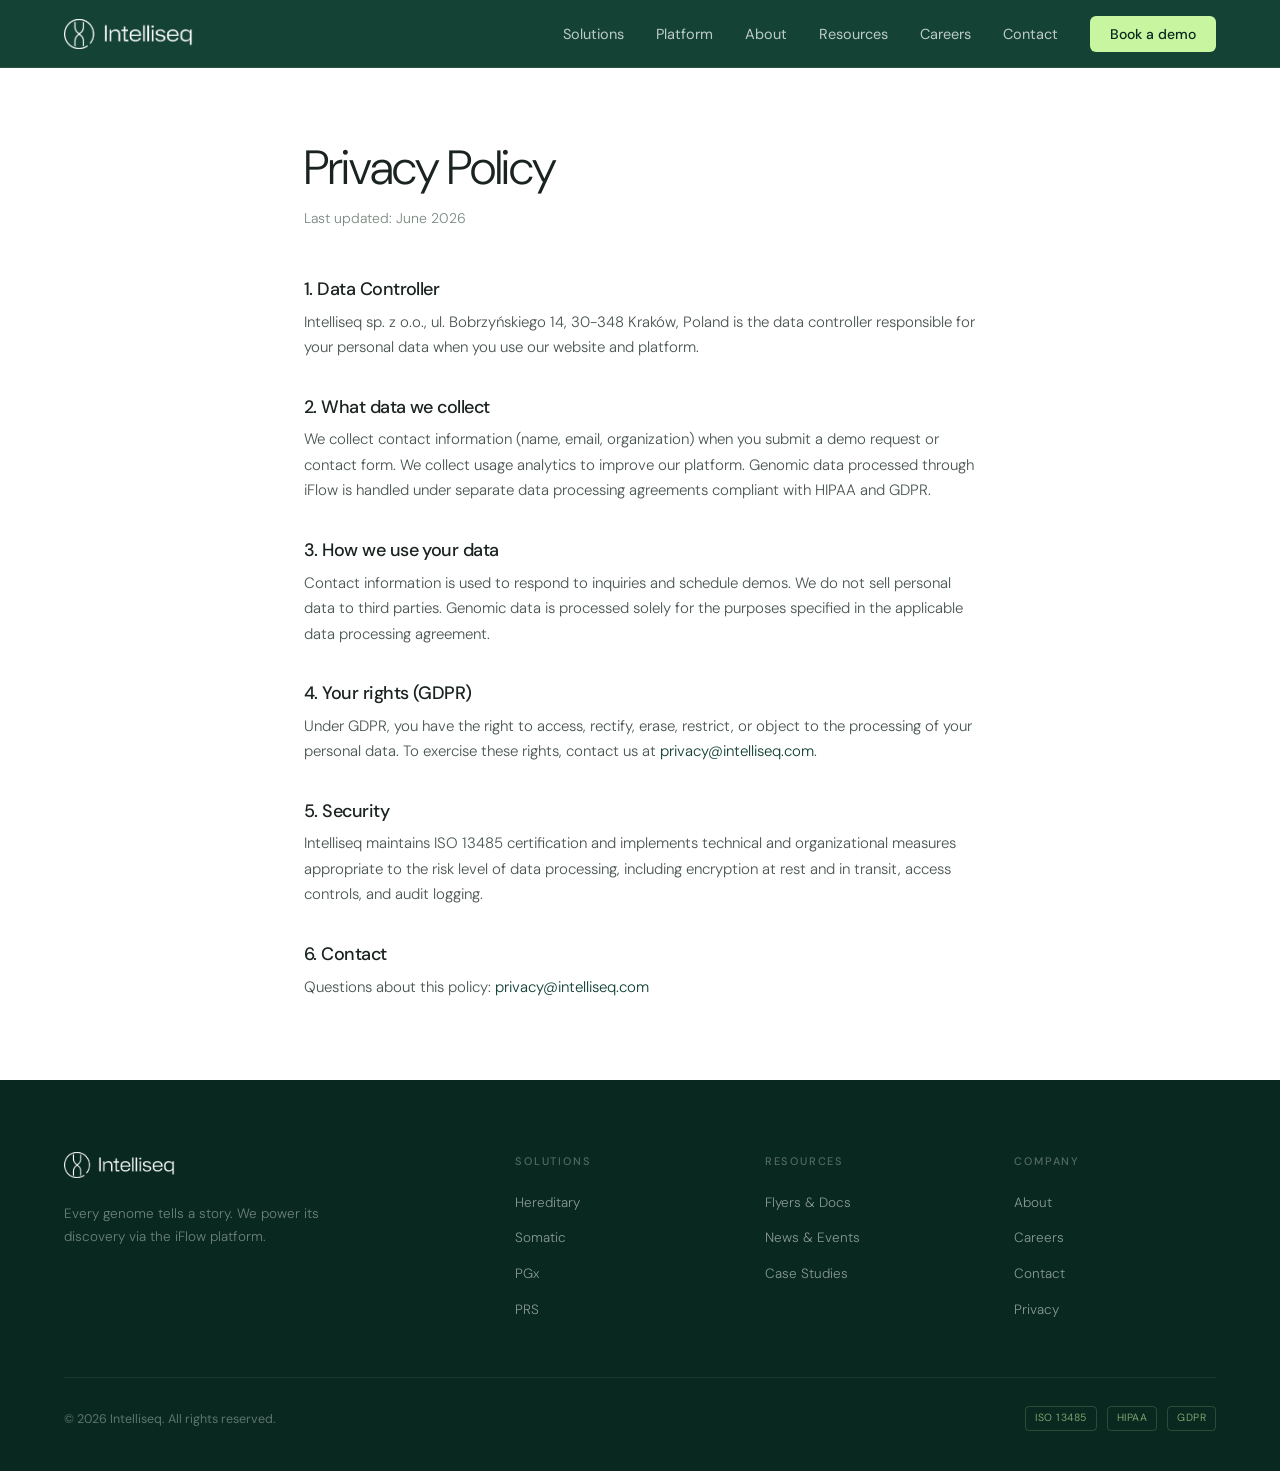
<file: privacy.html>
<!DOCTYPE html><html lang="en"><head>
<meta charset="UTF-8"><meta name="viewport" content="width=device-width, initial-scale=1.0">
<title>Privacy Policy | Intelliseq</title><meta name="description" content="Intelliseq privacy policy — how we collect, use, and protect your data.">
<link rel="preconnect" href="https://fonts.googleapis.com">
<link href="https://fonts.googleapis.com/css2?family=DM+Sans:wght@300;400;500;600&display=swap" rel="stylesheet">
<link rel="stylesheet" href="css/style.css"></head><body><nav><a class="nav-logo" href="index.html"><img src="assets/logo.png" alt="Intelliseq"></a>
  <ul class="nav-links">
    <li><a href="index.html#products">Solutions</a></li><li><a href="index.html#platform">Platform</a></li>
    <li><a href="about.html">About</a></li><li><a href="resources.html">Resources</a></li>
    <li><a href="careers.html">Careers</a></li><li><a href="contact.html">Contact</a></li>
    <li><a href="https://intelliseq-242156192.hubspotpagebuilder.net/request-a-demo" class="nav-cta">Book a demo</a></li>
  </ul><div class="nav-hamburger"><span></span><span></span><span></span></div></nav>
<section style="padding:140px 5% 80px;max-width:800px;margin:0 auto;">
  <h1 style="font-size:clamp(32px,4vw,48px);margin-bottom:12px;">Privacy Policy</h1>
  <p style="color:var(--text-light);font-size:14px;margin-bottom:48px;">Last updated: June 2026</p>
  <div style="display:flex;flex-direction:column;gap:36px;font-size:15px;color:var(--text-mid);line-height:1.75;">
    <div><h3 style="font-size:18px;font-weight:500;color:var(--text-dark);margin-bottom:10px;">1. Data Controller</h3><p>Intelliseq sp. z o.o., ul. Bobrzyńskiego 14, 30-348 Kraków, Poland is the data controller responsible for your personal data when you use our website and platform.</p></div>
    <div><h3 style="font-size:18px;font-weight:500;color:var(--text-dark);margin-bottom:10px;">2. What data we collect</h3><p>We collect contact information (name, email, organization) when you submit a demo request or contact form. We collect usage analytics to improve our platform. Genomic data processed through iFlow is handled under separate data processing agreements compliant with HIPAA and GDPR.</p></div>
    <div><h3 style="font-size:18px;font-weight:500;color:var(--text-dark);margin-bottom:10px;">3. How we use your data</h3><p>Contact information is used to respond to inquiries and schedule demos. We do not sell personal data to third parties. Genomic data is processed solely for the purposes specified in the applicable data processing agreement.</p></div>
    <div><h3 style="font-size:18px;font-weight:500;color:var(--text-dark);margin-bottom:10px;">4. Your rights (GDPR)</h3><p>Under GDPR, you have the right to access, rectify, erase, restrict, or object to the processing of your personal data. To exercise these rights, contact us at <a href="mailto:privacy@intelliseq.com" style="color:var(--forest);">privacy@intelliseq.com</a>.</p></div>
    <div><h3 style="font-size:18px;font-weight:500;color:var(--text-dark);margin-bottom:10px;">5. Security</h3><p>Intelliseq maintains ISO 13485 certification and implements technical and organizational measures appropriate to the risk level of data processing, including encryption at rest and in transit, access controls, and audit logging.</p></div>
    <div><h3 style="font-size:18px;font-weight:500;color:var(--text-dark);margin-bottom:10px;">6. Contact</h3><p>Questions about this policy: <a href="mailto:privacy@intelliseq.com" style="color:var(--forest);">privacy@intelliseq.com</a></p></div>
  </div>
</section>
<footer><div class="footer-grid">
    <div><img src="assets/logo.png" alt="Intelliseq" style="height:26px;width:auto;"><p class="footer-brand-desc">Every genome tells a story. We power its discovery via the iFlow platform.</p></div>
    <div><p class="footer-col-title">Solutions</p><ul class="footer-links"><li><a href="hereditary.html">Hereditary</a></li><li><a href="somatic.html">Somatic</a></li><li><a href="pgx.html">PGx</a></li><li><a href="prs.html">PRS</a></li></ul></div>
    <div><p class="footer-col-title">Resources</p><ul class="footer-links"><li><a href="resources.html">Flyers &amp; Docs</a></li><li><a href="news.html">News &amp; Events</a></li><li><a href="case-studies.html">Case Studies</a></li></ul></div>
    <div><p class="footer-col-title">Company</p><ul class="footer-links"><li><a href="about.html">About</a></li><li><a href="careers.html">Careers</a></li><li><a href="contact.html">Contact</a></li><li><a href="privacy.html">Privacy</a></li></ul></div>
  </div>
  <div class="footer-bottom"><span>© 2026 Intelliseq. All rights reserved.</span><div class="cert-badges"><span class="cert-badge">ISO 13485</span><span class="cert-badge">HIPAA</span><span class="cert-badge">GDPR</span></div></div></footer><script src="js/main.js"></script></body></html>
</file>
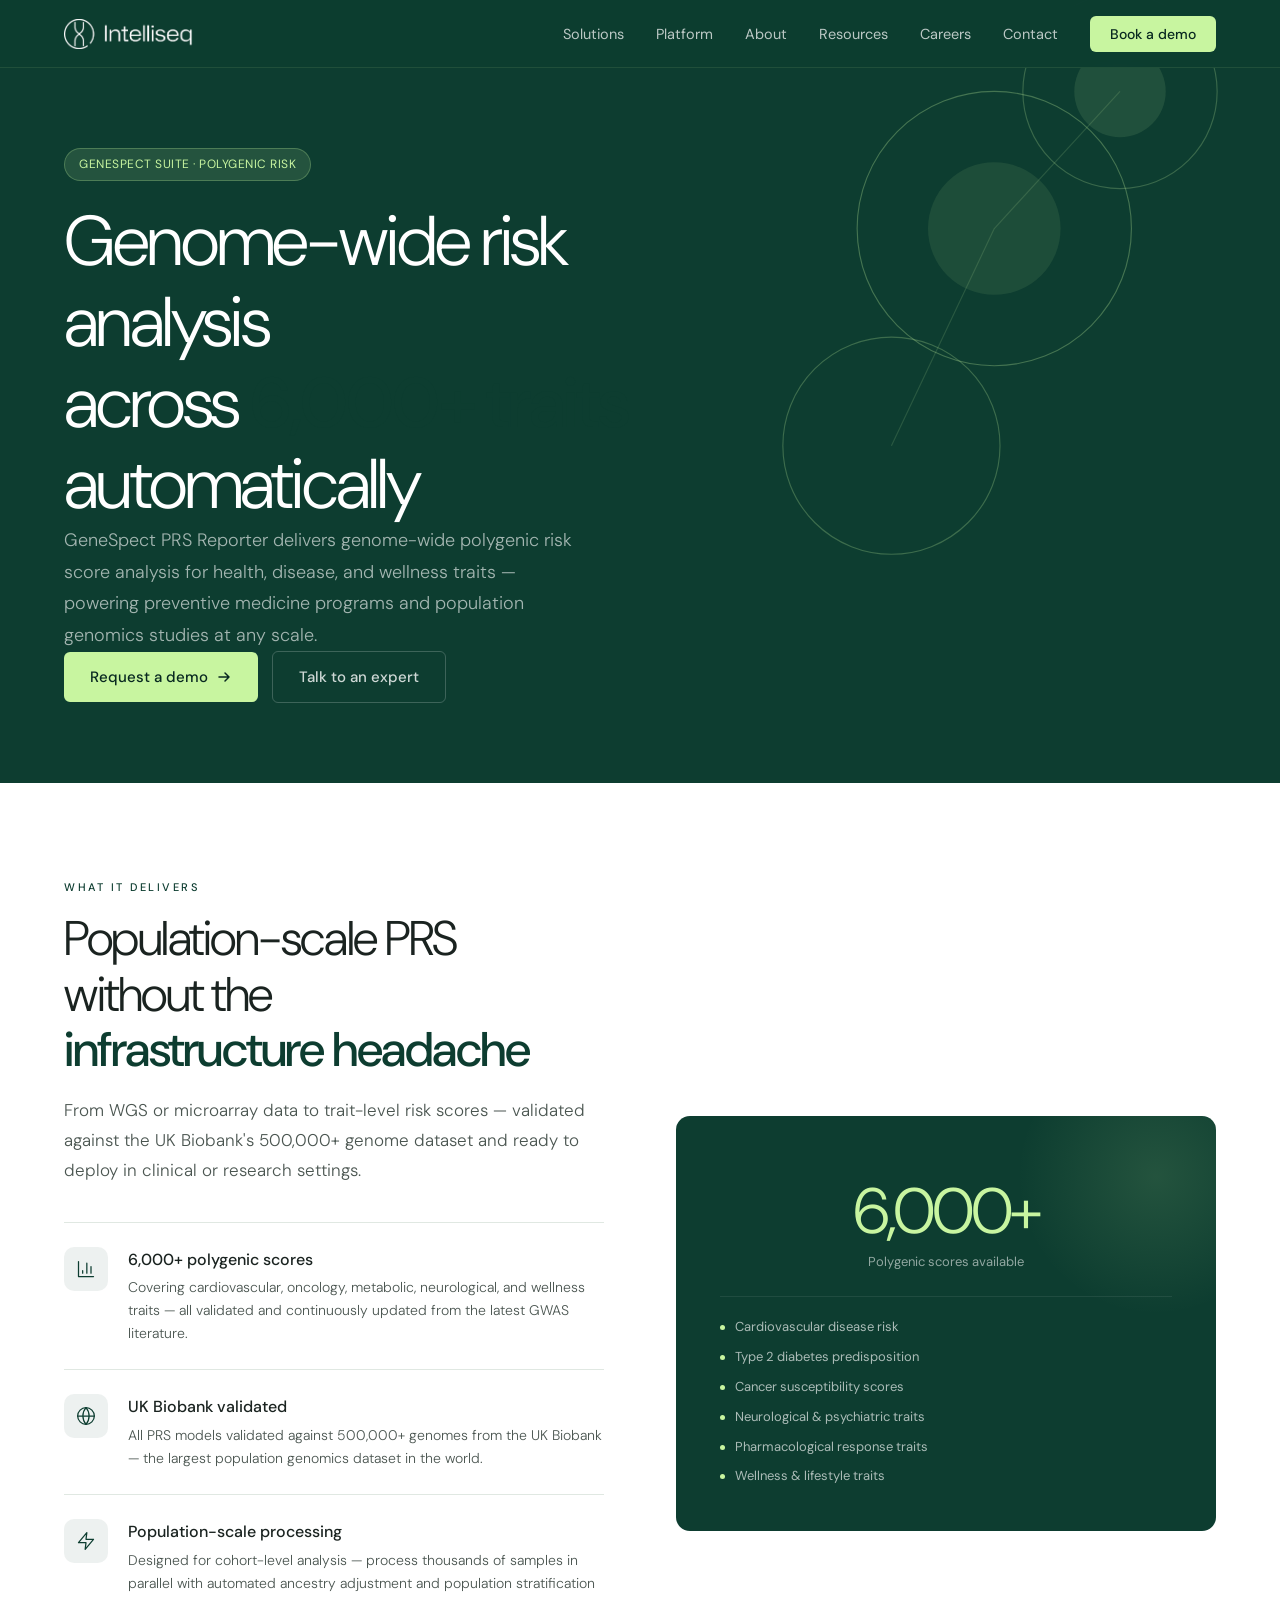
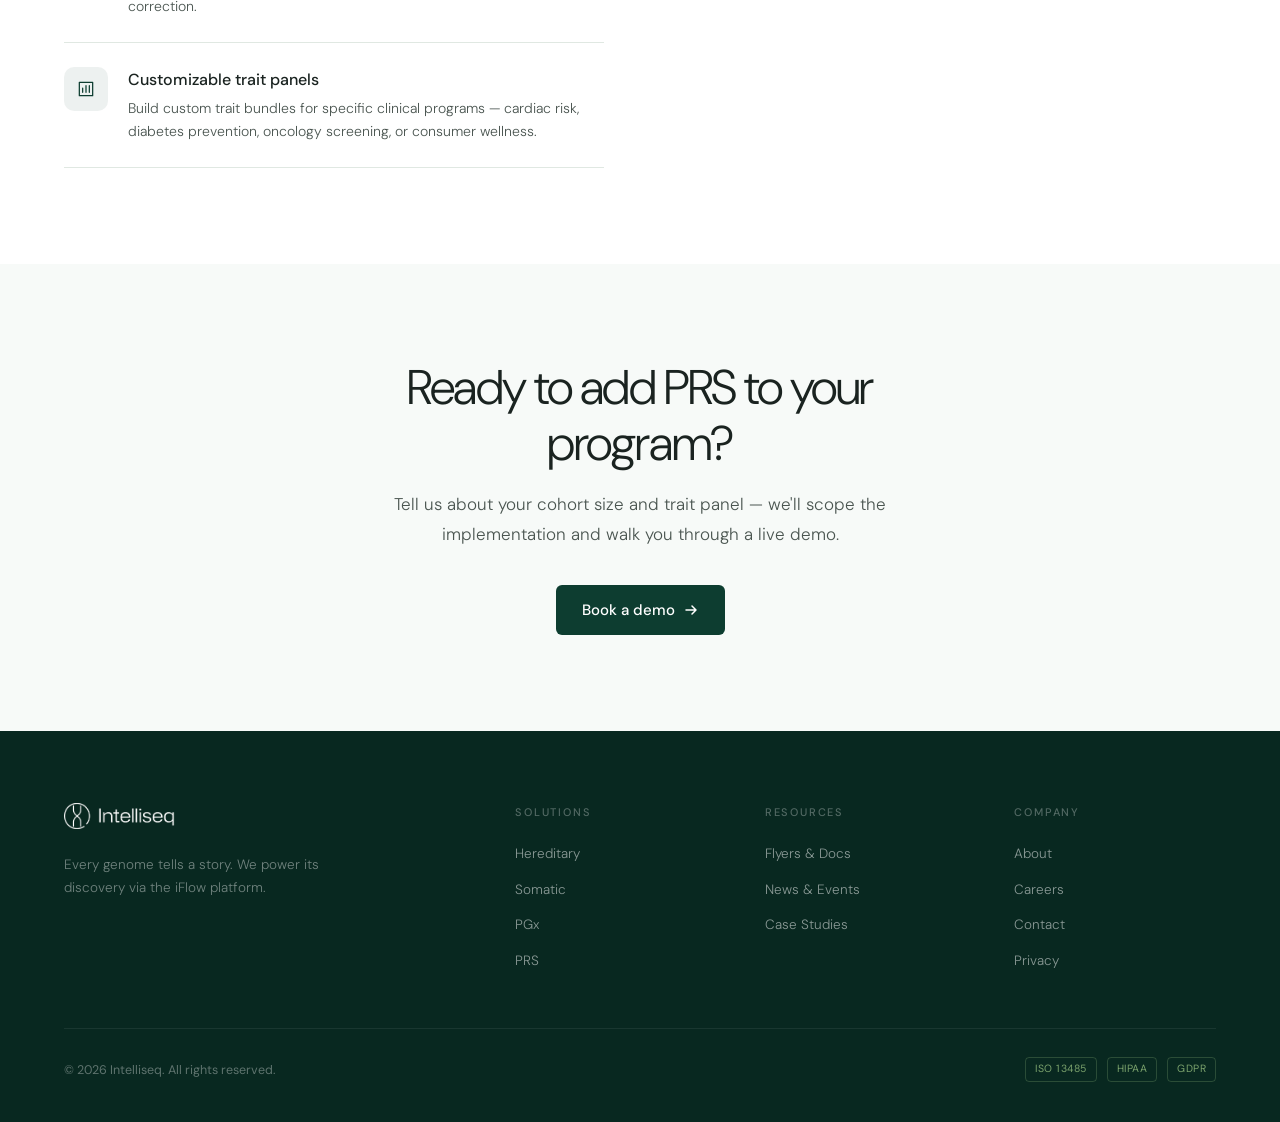
<file: prs.html>
<!DOCTYPE html>
<html lang="en">
<head>
<meta charset="UTF-8"><meta name="viewport" content="width=device-width, initial-scale=1.0">
<title>Polygenic Risk Scores (PRS) | Intelliseq</title>
<meta name="description" content="GeneSpect PRS Reporter — genome-wide polygenic risk score analysis across 6,000+ traits for preventive medicine.">
<link rel="preconnect" href="https://fonts.googleapis.com">
<link href="https://fonts.googleapis.com/css2?family=DM+Sans:wght@300;400;500;600&display=swap" rel="stylesheet">
<link rel="stylesheet" href="css/style.css">
</head><body><nav>
  <a class="nav-logo" href="index.html"><img src="assets/logo.png" alt="Intelliseq"></a>
  <ul class="nav-links">
    <li><a href="index.html#products">Solutions</a></li>
    <li><a href="index.html#platform">Platform</a></li>
    <li><a href="about.html">About</a></li>
    <li><a href="resources.html">Resources</a></li>
    <li><a href="careers.html">Careers</a></li>
    <li><a href="contact.html">Contact</a></li>
    <li><a href="https://intelliseq-242156192.hubspotpagebuilder.net/request-a-demo" class="nav-cta">Book a demo</a></li>
  </ul>
  <div class="nav-hamburger"><span></span><span></span><span></span></div>
</nav>
<section class="page-hero">
  <svg class="molecule-deco" viewBox="0 0 560 560" fill="none" aria-hidden="true">
  <circle cx="310" cy="200" r="120" stroke="#C8F5A0" stroke-width="1" opacity="0.35"/>
  <circle cx="420" cy="80" r="85" stroke="#C8F5A0" stroke-width="1" opacity="0.28"/>
  <circle cx="220" cy="390" r="95" stroke="#C8F5A0" stroke-width="1" opacity="0.3"/>
  <circle cx="310" cy="200" r="58" fill="#C8F5A0" opacity="0.1"/>
  <circle cx="420" cy="80" r="40" fill="#C8F5A0" opacity="0.12"/>
  <line x1="310" y1="200" x2="420" y2="80" stroke="#C8F5A0" stroke-width="1" opacity="0.18"/>
  <line x1="310" y1="200" x2="220" y2="390" stroke="#C8F5A0" stroke-width="1" opacity="0.18"/>
</svg>
  <div style="position:relative;z-index:2;max-width:700px;">
    <div class="product-hero-tag">GeneSpect Suite · Polygenic Risk</div>
    <h1>Genome-wide risk analysis<br>across <em>6,000+ traits</em><br>automatically</h1>
    <p class="hero-sub">GeneSpect PRS Reporter delivers genome-wide polygenic risk score analysis for health, disease, and wellness traits — powering preventive medicine programs and population genomics studies at any scale.</p>
    <div class="hero-actions">
      <a href="https://intelliseq-242156192.hubspotpagebuilder.net/request-a-demo" class="btn btn-lime">Request a demo <svg class="arrow-icon" viewBox="0 0 16 16" fill="none"><path d="M3 8h10M9 4l4 4-4 4" stroke="currentColor" stroke-width="1.5" stroke-linecap="round" stroke-linejoin="round"/></svg></a>
      <a href="contact.html" class="btn btn-ghost-light">Talk to an expert</a>
    </div>
  </div>
</section>
<section style="background:var(--white);">
  <div class="grid-2-1 reveal">
    <div>
      <span class="section-eyebrow">What it delivers</span>
      <h2 class="section-title">Population-scale PRS<br>without the<br><em>infrastructure headache</em></h2>
      <p class="section-sub">From WGS or microarray data to trait-level risk scores — validated against the UK Biobank's 500,000+ genome dataset and ready to deploy in clinical or research settings.</p>
      <div style="margin-top:36px;">
        <div class="feature-row">
          <div class="feature-icon-wrap"><svg viewBox="0 0 24 24" fill="none" stroke-width="1.5" stroke-linecap="round" stroke-linejoin="round"><path d="M3 3v18h18"/><path d="M18 17V9M13 17V5M8 17v-3"/></svg></div>
          <div><div class="feature-title">6,000+ polygenic scores</div><div class="feature-desc">Covering cardiovascular, oncology, metabolic, neurological, and wellness traits — all validated and continuously updated from the latest GWAS literature.</div></div>
        </div>
        <div class="feature-row">
          <div class="feature-icon-wrap"><svg viewBox="0 0 24 24" fill="none" stroke-width="1.5" stroke-linecap="round" stroke-linejoin="round"><circle cx="12" cy="12" r="10"/><path d="M2 12h20M12 2a15.3 15.3 0 010 20M12 2a15.3 15.3 0 000 20"/></svg></div>
          <div><div class="feature-title">UK Biobank validated</div><div class="feature-desc">All PRS models validated against 500,000+ genomes from the UK Biobank — the largest population genomics dataset in the world.</div></div>
        </div>
        <div class="feature-row">
          <div class="feature-icon-wrap"><svg viewBox="0 0 24 24" fill="none" stroke-width="1.5" stroke-linecap="round" stroke-linejoin="round"><path d="M13 2L3 14h9l-1 8 10-12h-9l1-8z"/></svg></div>
          <div><div class="feature-title">Population-scale processing</div><div class="feature-desc">Designed for cohort-level analysis — process thousands of samples in parallel with automated ancestry adjustment and population stratification correction.</div></div>
        </div>
        <div class="feature-row">
          <div class="feature-icon-wrap"><svg viewBox="0 0 24 24" fill="none" stroke-width="1.5" stroke-linecap="round" stroke-linejoin="round"><path d="M16 8v8m-8-5v5M12 8v8M4 4h16v16H4z"/></svg></div>
          <div><div class="feature-title">Customizable trait panels</div><div class="feature-desc">Build custom trait bundles for specific clinical programs — cardiac risk, diabetes prevention, oncology screening, or consumer wellness.</div></div>
        </div>
      </div>
    </div>
    <div class="dark-panel">
      <div style="text-align:center;padding:20px 0 24px;">
        <div style="font-size:64px;font-weight:300;color:var(--lime);letter-spacing:-3px;line-height:1;">6,000+</div>
        <div style="font-size:13px;color:rgba(255,255,255,0.55);margin-top:8px;">Polygenic scores available</div>
      </div>
      <div class="divider-dark" style="margin-bottom:20px;"></div>
      <div style="display:flex;flex-direction:column;gap:9px;">
        <div style="display:flex;gap:10px;align-items:center;"><div style="width:5px;height:5px;background:var(--lime);border-radius:50%;flex-shrink:0;"></div><span style="font-size:13px;color:rgba(255,255,255,0.65);">Cardiovascular disease risk</span></div>
        <div style="display:flex;gap:10px;align-items:center;"><div style="width:5px;height:5px;background:var(--lime);border-radius:50%;flex-shrink:0;"></div><span style="font-size:13px;color:rgba(255,255,255,0.65);">Type 2 diabetes predisposition</span></div>
        <div style="display:flex;gap:10px;align-items:center;"><div style="width:5px;height:5px;background:var(--lime);border-radius:50%;flex-shrink:0;"></div><span style="font-size:13px;color:rgba(255,255,255,0.65);">Cancer susceptibility scores</span></div>
        <div style="display:flex;gap:10px;align-items:center;"><div style="width:5px;height:5px;background:var(--lime);border-radius:50%;flex-shrink:0;"></div><span style="font-size:13px;color:rgba(255,255,255,0.65);">Neurological &amp; psychiatric traits</span></div>
        <div style="display:flex;gap:10px;align-items:center;"><div style="width:5px;height:5px;background:var(--lime);border-radius:50%;flex-shrink:0;"></div><span style="font-size:13px;color:rgba(255,255,255,0.65);">Pharmacological response traits</span></div>
        <div style="display:flex;gap:10px;align-items:center;"><div style="width:5px;height:5px;background:var(--lime);border-radius:50%;flex-shrink:0;"></div><span style="font-size:13px;color:rgba(255,255,255,0.65);">Wellness &amp; lifestyle traits</span></div>
      </div>
    </div>
  </div>
</section>
<section style="background:var(--offwhite);text-align:center;">
  <div style="max-width:640px;margin:0 auto;" class="reveal">
    <h2 class="section-title">Ready to add PRS to your program?</h2>
    <p class="section-sub" style="margin:0 auto 36px;text-align:center;">Tell us about your cohort size and trait panel — we'll scope the implementation and walk you through a live demo.</p>
    <a href="https://intelliseq-242156192.hubspotpagebuilder.net/request-a-demo" class="btn btn-forest">Book a demo <svg class="arrow-icon" viewBox="0 0 16 16" fill="none"><path d="M3 8h10M9 4l4 4-4 4" stroke="currentColor" stroke-width="1.5" stroke-linecap="round" stroke-linejoin="round"/></svg></a>
  </div>
</section>
<footer>
  <div class="footer-grid">
    <div><img src="assets/logo.png" alt="Intelliseq" style="height:26px;width:auto;"><p class="footer-brand-desc">Every genome tells a story. We power its discovery via the iFlow platform.</p></div>
    <div><p class="footer-col-title">Solutions</p><ul class="footer-links"><li><a href="hereditary.html">Hereditary</a></li><li><a href="somatic.html">Somatic</a></li><li><a href="pgx.html">PGx</a></li><li><a href="prs.html">PRS</a></li></ul></div>
    <div><p class="footer-col-title">Resources</p><ul class="footer-links"><li><a href="resources.html">Flyers &amp; Docs</a></li><li><a href="news.html">News &amp; Events</a></li><li><a href="case-studies.html">Case Studies</a></li></ul></div>
    <div><p class="footer-col-title">Company</p><ul class="footer-links"><li><a href="about.html">About</a></li><li><a href="careers.html">Careers</a></li><li><a href="contact.html">Contact</a></li><li><a href="privacy.html">Privacy</a></li></ul></div>
  </div>
  <div class="footer-bottom"><span>© 2026 Intelliseq. All rights reserved.</span><div class="cert-badges"><span class="cert-badge">ISO 13485</span><span class="cert-badge">HIPAA</span><span class="cert-badge">GDPR</span></div></div>
</footer><script src="js/main.js"></script></body></html>
</file>
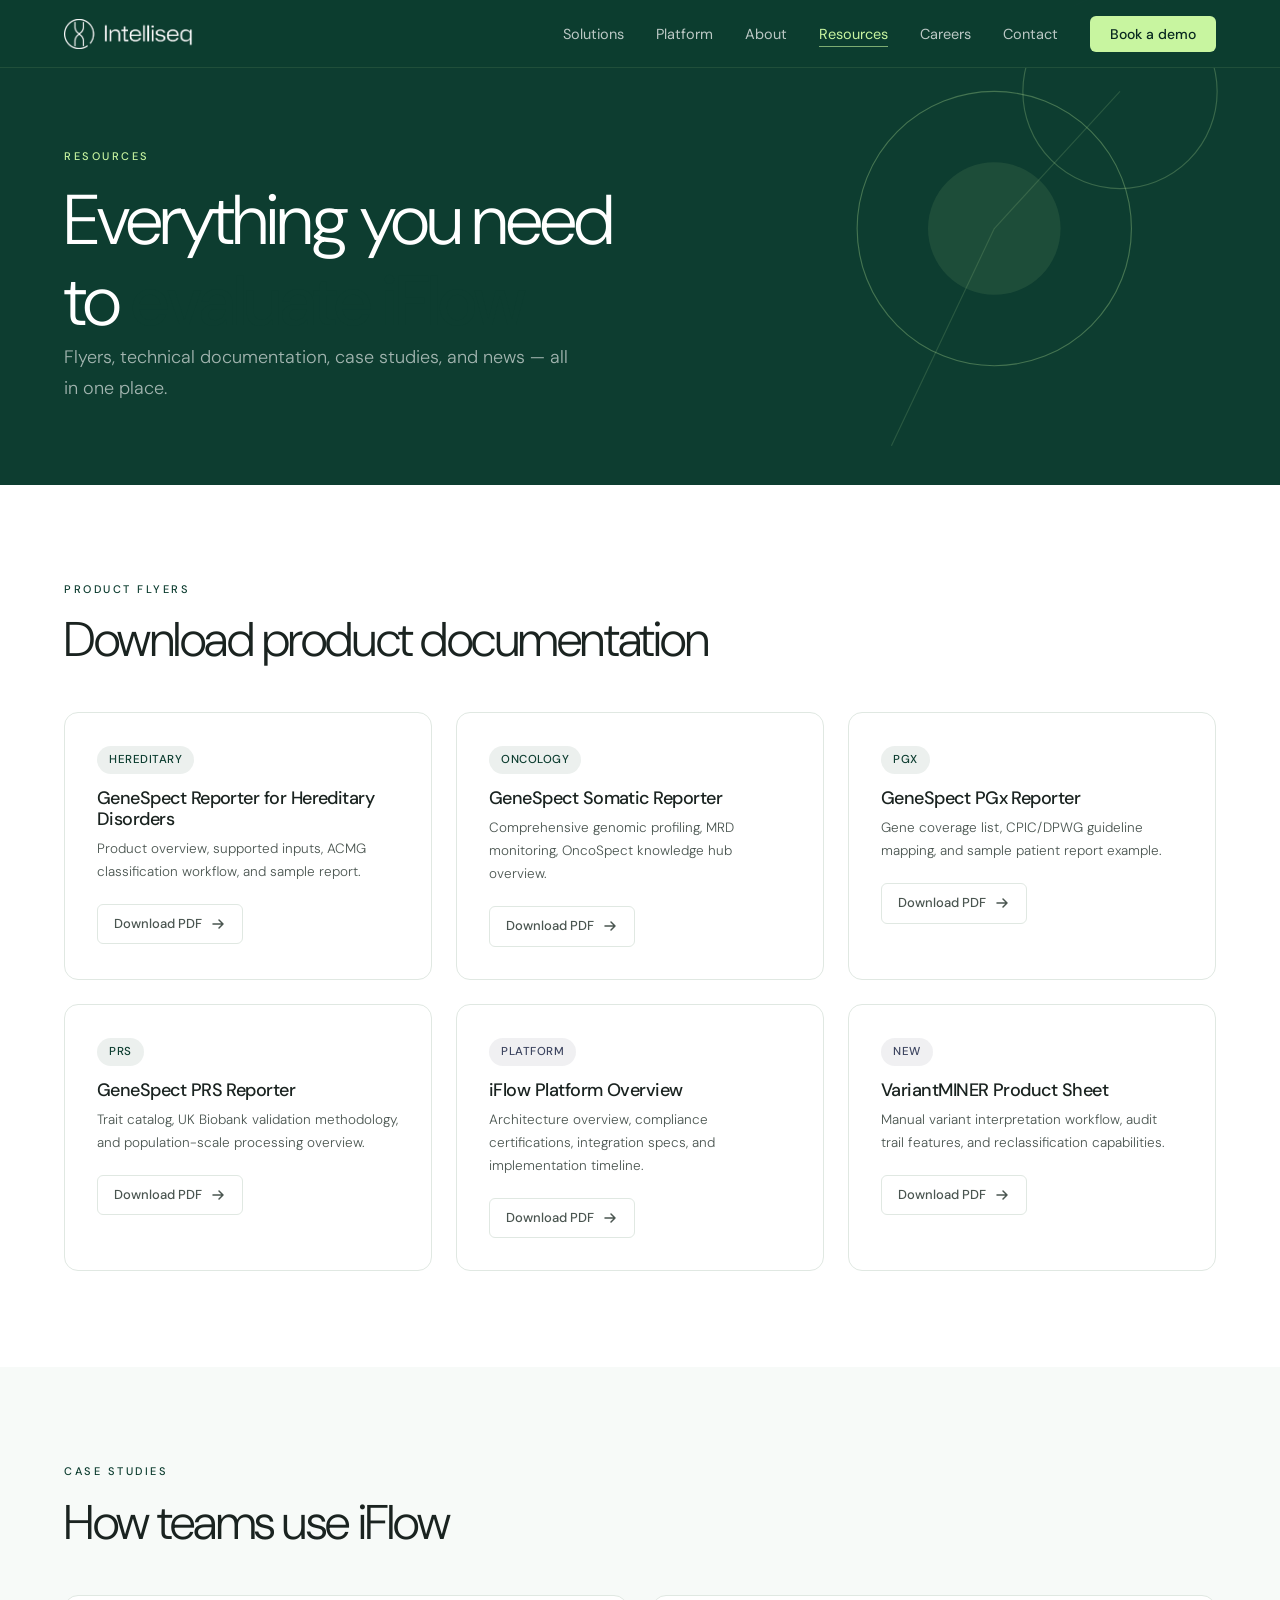
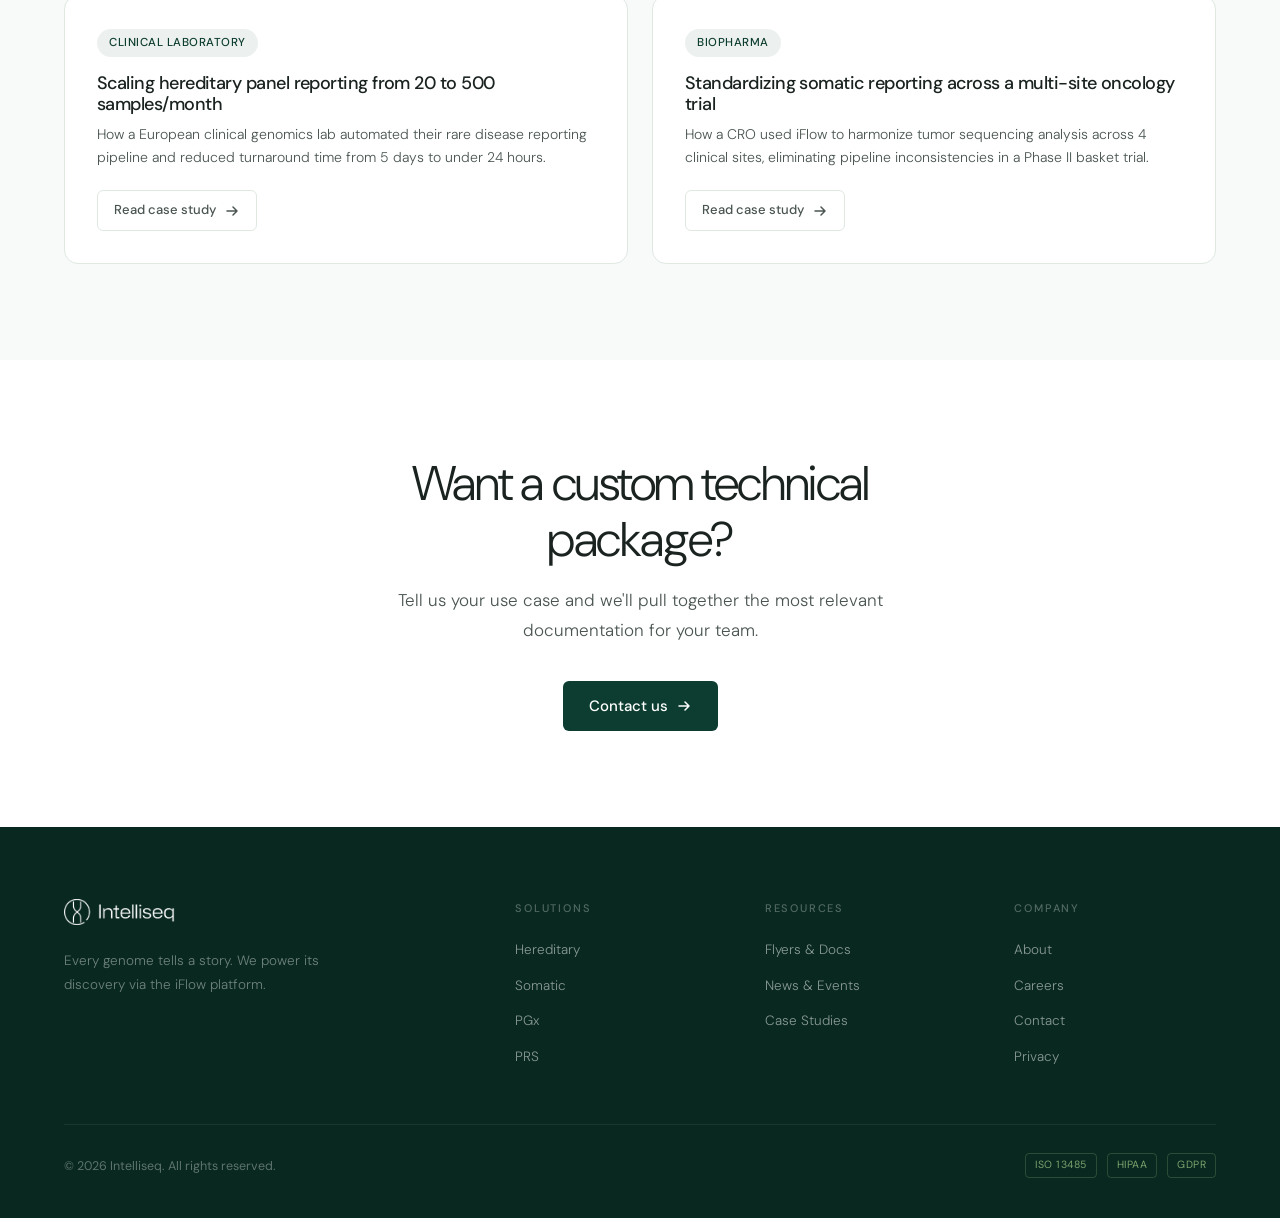
<file: resources.html>
<!DOCTYPE html><html lang="en"><head>
<meta charset="UTF-8"><meta name="viewport" content="width=device-width, initial-scale=1.0">
<title>Resources | Intelliseq</title><meta name="description" content="Flyers, case studies, and documentation for Intelliseq products and the iFlow platform.">
<link rel="preconnect" href="https://fonts.googleapis.com">
<link href="https://fonts.googleapis.com/css2?family=DM+Sans:wght@300;400;500;600&display=swap" rel="stylesheet">
<link rel="stylesheet" href="css/style.css"></head><body><nav><a class="nav-logo" href="index.html"><img src="assets/logo.png" alt="Intelliseq"></a>
  <ul class="nav-links">
    <li><a href="index.html#products">Solutions</a></li><li><a href="index.html#platform">Platform</a></li>
    <li><a href="about.html">About</a></li><li><a href="resources.html">Resources</a></li>
    <li><a href="careers.html">Careers</a></li><li><a href="contact.html">Contact</a></li>
    <li><a href="https://intelliseq-242156192.hubspotpagebuilder.net/request-a-demo" class="nav-cta">Book a demo</a></li>
  </ul><div class="nav-hamburger"><span></span><span></span><span></span></div></nav>
<section class="page-hero" style="min-height:50vh;">
  <svg class="molecule-deco" viewBox="0 0 560 560" fill="none" aria-hidden="true">
  <circle cx="310" cy="200" r="120" stroke="#C8F5A0" stroke-width="1" opacity="0.35"/>
  <circle cx="420" cy="80" r="85" stroke="#C8F5A0" stroke-width="1" opacity="0.28"/>
  <circle cx="310" cy="200" r="58" fill="#C8F5A0" opacity="0.1"/>
  <line x1="310" y1="200" x2="420" y2="80" stroke="#C8F5A0" stroke-width="1" opacity="0.18"/>
  <line x1="310" y1="200" x2="220" y2="390" stroke="#C8F5A0" stroke-width="1" opacity="0.18"/>
</svg>
  <div style="position:relative;z-index:2;max-width:600px;">
    <span class="section-eyebrow light">Resources</span>
    <h1>Everything you need<br>to <em>evaluate iFlow</em></h1>
    <p class="hero-sub">Flyers, technical documentation, case studies, and news — all in one place.</p>
  </div>
</section>

<section style="background:var(--white);">
  <span class="section-eyebrow">Product flyers</span>
  <h2 class="section-title reveal">Download product documentation</h2>
  <div class="grid-3 reveal" style="margin-top:44px;">
    <div class="card">
      <div class="tag tag-forest" style="margin-bottom:14px;">Hereditary</div>
      <h4 style="font-weight:500;margin-bottom:8px;">GeneSpect Reporter for Hereditary Disorders</h4>
      <p style="font-size:13.5px;color:var(--text-mid);margin-bottom:20px;">Product overview, supported inputs, ACMG classification workflow, and sample report.</p>
      <a href="https://intelliseq.com/flyers" class="btn btn-ghost-dark" style="font-size:13px;padding:9px 16px;">Download PDF <svg class="arrow-icon" viewBox="0 0 16 16" fill="none"><path d="M3 8h10M9 4l4 4-4 4" stroke="currentColor" stroke-width="1.5" stroke-linecap="round" stroke-linejoin="round"/></svg></a>
    </div>
    <div class="card">
      <div class="tag tag-forest" style="margin-bottom:14px;">Oncology</div>
      <h4 style="font-weight:500;margin-bottom:8px;">GeneSpect Somatic Reporter</h4>
      <p style="font-size:13.5px;color:var(--text-mid);margin-bottom:20px;">Comprehensive genomic profiling, MRD monitoring, OncoSpect knowledge hub overview.</p>
      <a href="https://intelliseq.com/flyers" class="btn btn-ghost-dark" style="font-size:13px;padding:9px 16px;">Download PDF <svg class="arrow-icon" viewBox="0 0 16 16" fill="none"><path d="M3 8h10M9 4l4 4-4 4" stroke="currentColor" stroke-width="1.5" stroke-linecap="round" stroke-linejoin="round"/></svg></a>
    </div>
    <div class="card">
      <div class="tag tag-forest" style="margin-bottom:14px;">PGx</div>
      <h4 style="font-weight:500;margin-bottom:8px;">GeneSpect PGx Reporter</h4>
      <p style="font-size:13.5px;color:var(--text-mid);margin-bottom:20px;">Gene coverage list, CPIC/DPWG guideline mapping, and sample patient report example.</p>
      <a href="https://intelliseq.com/flyers" class="btn btn-ghost-dark" style="font-size:13px;padding:9px 16px;">Download PDF <svg class="arrow-icon" viewBox="0 0 16 16" fill="none"><path d="M3 8h10M9 4l4 4-4 4" stroke="currentColor" stroke-width="1.5" stroke-linecap="round" stroke-linejoin="round"/></svg></a>
    </div>
    <div class="card">
      <div class="tag tag-forest" style="margin-bottom:14px;">PRS</div>
      <h4 style="font-weight:500;margin-bottom:8px;">GeneSpect PRS Reporter</h4>
      <p style="font-size:13.5px;color:var(--text-mid);margin-bottom:20px;">Trait catalog, UK Biobank validation methodology, and population-scale processing overview.</p>
      <a href="https://intelliseq.com/flyers" class="btn btn-ghost-dark" style="font-size:13px;padding:9px 16px;">Download PDF <svg class="arrow-icon" viewBox="0 0 16 16" fill="none"><path d="M3 8h10M9 4l4 4-4 4" stroke="currentColor" stroke-width="1.5" stroke-linecap="round" stroke-linejoin="round"/></svg></a>
    </div>
    <div class="card">
      <div class="tag tag-slate" style="margin-bottom:14px;">Platform</div>
      <h4 style="font-weight:500;margin-bottom:8px;">iFlow Platform Overview</h4>
      <p style="font-size:13.5px;color:var(--text-mid);margin-bottom:20px;">Architecture overview, compliance certifications, integration specs, and implementation timeline.</p>
      <a href="https://intelliseq.com/flyers" class="btn btn-ghost-dark" style="font-size:13px;padding:9px 16px;">Download PDF <svg class="arrow-icon" viewBox="0 0 16 16" fill="none"><path d="M3 8h10M9 4l4 4-4 4" stroke="currentColor" stroke-width="1.5" stroke-linecap="round" stroke-linejoin="round"/></svg></a>
    </div>
    <div class="card">
      <div class="tag tag-slate" style="margin-bottom:14px;">New</div>
      <h4 style="font-weight:500;margin-bottom:8px;">VariantMINER Product Sheet</h4>
      <p style="font-size:13.5px;color:var(--text-mid);margin-bottom:20px;">Manual variant interpretation workflow, audit trail features, and reclassification capabilities.</p>
      <a href="https://intelliseq.com/flyers" class="btn btn-ghost-dark" style="font-size:13px;padding:9px 16px;">Download PDF <svg class="arrow-icon" viewBox="0 0 16 16" fill="none"><path d="M3 8h10M9 4l4 4-4 4" stroke="currentColor" stroke-width="1.5" stroke-linecap="round" stroke-linejoin="round"/></svg></a>
    </div>
  </div>
</section>

<section style="background:var(--offwhite);">
  <span class="section-eyebrow">Case studies</span>
  <h2 class="section-title reveal">How teams use iFlow</h2>
  <div class="grid-2 reveal" style="margin-top:44px;">
    <div class="card">
      <div class="tag tag-forest" style="margin-bottom:16px;">Clinical Laboratory</div>
      <h4 style="font-weight:500;margin-bottom:8px;">Scaling hereditary panel reporting from 20 to 500 samples/month</h4>
      <p style="font-size:14px;color:var(--text-mid);margin-bottom:20px;">How a European clinical genomics lab automated their rare disease reporting pipeline and reduced turnaround time from 5 days to under 24 hours.</p>
      <a href="https://intelliseq.com/case-study" class="btn btn-ghost-dark" style="font-size:13px;padding:9px 16px;">Read case study <svg class="arrow-icon" viewBox="0 0 16 16" fill="none"><path d="M3 8h10M9 4l4 4-4 4" stroke="currentColor" stroke-width="1.5" stroke-linecap="round" stroke-linejoin="round"/></svg></a>
    </div>
    <div class="card">
      <div class="tag tag-forest" style="margin-bottom:16px;">Biopharma</div>
      <h4 style="font-weight:500;margin-bottom:8px;">Standardizing somatic reporting across a multi-site oncology trial</h4>
      <p style="font-size:14px;color:var(--text-mid);margin-bottom:20px;">How a CRO used iFlow to harmonize tumor sequencing analysis across 4 clinical sites, eliminating pipeline inconsistencies in a Phase II basket trial.</p>
      <a href="https://intelliseq.com/case-study" class="btn btn-ghost-dark" style="font-size:13px;padding:9px 16px;">Read case study <svg class="arrow-icon" viewBox="0 0 16 16" fill="none"><path d="M3 8h10M9 4l4 4-4 4" stroke="currentColor" stroke-width="1.5" stroke-linecap="round" stroke-linejoin="round"/></svg></a>
    </div>
  </div>
</section>

<section style="background:var(--white);text-align:center;">
  <div style="max-width:600px;margin:0 auto;" class="reveal">
    <h2 class="section-title">Want a custom technical package?</h2>
    <p class="section-sub" style="margin:0 auto 36px;text-align:center;">Tell us your use case and we'll pull together the most relevant documentation for your team.</p>
    <a href="contact.html" class="btn btn-forest">Contact us <svg class="arrow-icon" viewBox="0 0 16 16" fill="none"><path d="M3 8h10M9 4l4 4-4 4" stroke="currentColor" stroke-width="1.5" stroke-linecap="round" stroke-linejoin="round"/></svg></a>
  </div>
</section>
<footer><div class="footer-grid">
    <div><img src="assets/logo.png" alt="Intelliseq" style="height:26px;width:auto;"><p class="footer-brand-desc">Every genome tells a story. We power its discovery via the iFlow platform.</p></div>
    <div><p class="footer-col-title">Solutions</p><ul class="footer-links"><li><a href="hereditary.html">Hereditary</a></li><li><a href="somatic.html">Somatic</a></li><li><a href="pgx.html">PGx</a></li><li><a href="prs.html">PRS</a></li></ul></div>
    <div><p class="footer-col-title">Resources</p><ul class="footer-links"><li><a href="resources.html">Flyers &amp; Docs</a></li><li><a href="news.html">News &amp; Events</a></li><li><a href="case-studies.html">Case Studies</a></li></ul></div>
    <div><p class="footer-col-title">Company</p><ul class="footer-links"><li><a href="about.html">About</a></li><li><a href="careers.html">Careers</a></li><li><a href="contact.html">Contact</a></li><li><a href="privacy.html">Privacy</a></li></ul></div>
  </div>
  <div class="footer-bottom"><span>© 2026 Intelliseq. All rights reserved.</span><div class="cert-badges"><span class="cert-badge">ISO 13485</span><span class="cert-badge">HIPAA</span><span class="cert-badge">GDPR</span></div></div></footer><script src="js/main.js"></script></body></html>
</file>
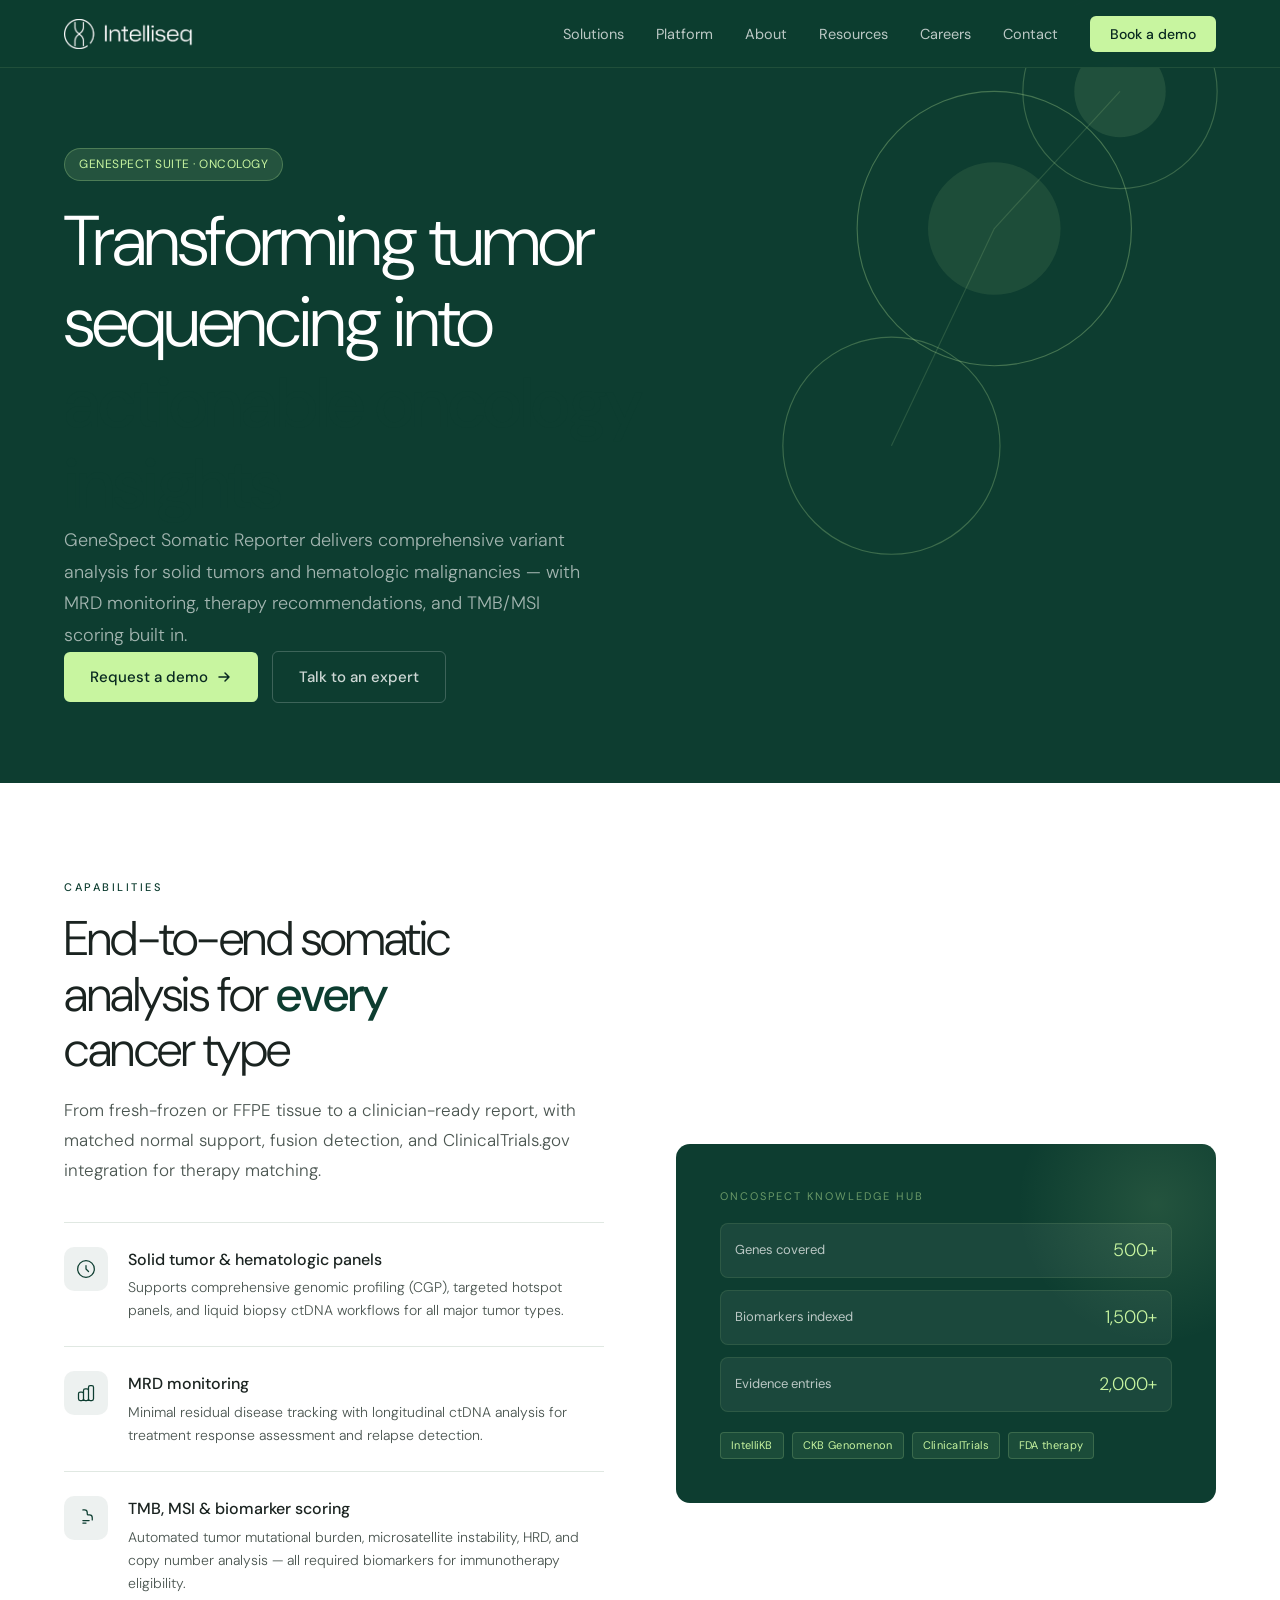
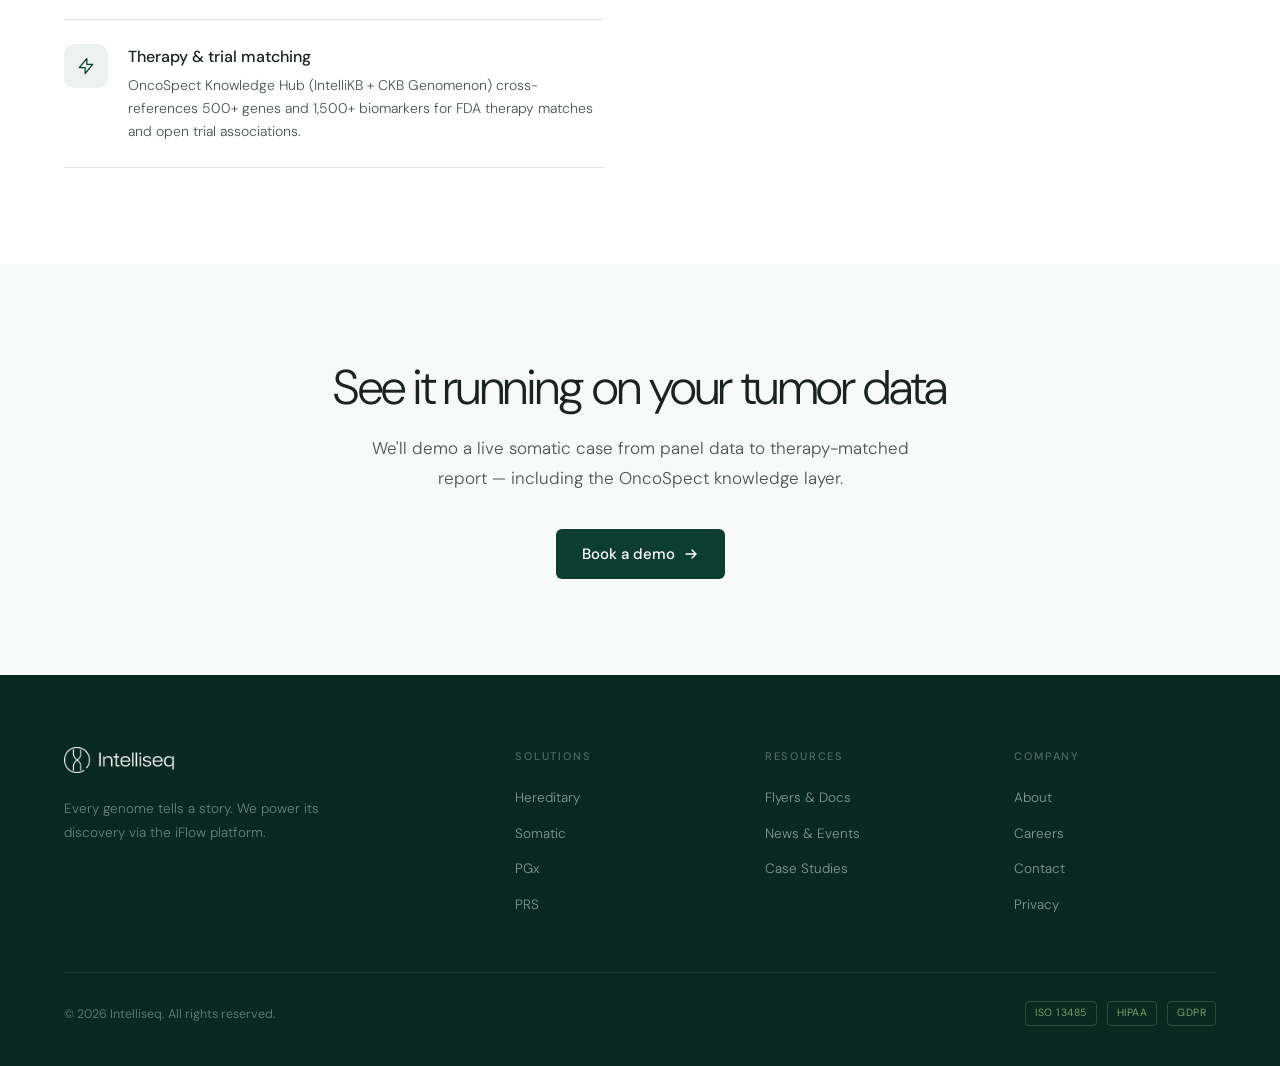
<file: somatic.html>
<!DOCTYPE html>
<html lang="en">
<head>
<meta charset="UTF-8"><meta name="viewport" content="width=device-width, initial-scale=1.0">
<title>Somatic / Oncology | Intelliseq</title>
<meta name="description" content="GeneSpect Somatic Reporter — actionable oncology insights, MRD monitoring, and therapy guidance from tumor sequencing data.">
<link rel="preconnect" href="https://fonts.googleapis.com">
<link href="https://fonts.googleapis.com/css2?family=DM+Sans:wght@300;400;500;600&display=swap" rel="stylesheet">
<link rel="stylesheet" href="css/style.css">
</head><body><nav>
  <a class="nav-logo" href="index.html"><img src="assets/logo.png" alt="Intelliseq"></a>
  <ul class="nav-links">
    <li><a href="index.html#products">Solutions</a></li>
    <li><a href="index.html#platform">Platform</a></li>
    <li><a href="about.html">About</a></li>
    <li><a href="resources.html">Resources</a></li>
    <li><a href="careers.html">Careers</a></li>
    <li><a href="contact.html">Contact</a></li>
    <li><a href="https://intelliseq-242156192.hubspotpagebuilder.net/request-a-demo" class="nav-cta">Book a demo</a></li>
  </ul>
  <div class="nav-hamburger"><span></span><span></span><span></span></div>
</nav>
<section class="page-hero">
  <svg class="molecule-deco" viewBox="0 0 560 560" fill="none" aria-hidden="true">
  <circle cx="310" cy="200" r="120" stroke="#C8F5A0" stroke-width="1" opacity="0.35"/>
  <circle cx="420" cy="80" r="85" stroke="#C8F5A0" stroke-width="1" opacity="0.28"/>
  <circle cx="220" cy="390" r="95" stroke="#C8F5A0" stroke-width="1" opacity="0.3"/>
  <circle cx="310" cy="200" r="58" fill="#C8F5A0" opacity="0.1"/>
  <circle cx="420" cy="80" r="40" fill="#C8F5A0" opacity="0.12"/>
  <line x1="310" y1="200" x2="420" y2="80" stroke="#C8F5A0" stroke-width="1" opacity="0.18"/>
  <line x1="310" y1="200" x2="220" y2="390" stroke="#C8F5A0" stroke-width="1" opacity="0.18"/>
</svg>
  <div style="position:relative;z-index:2;max-width:700px;">
    <div class="product-hero-tag">GeneSpect Suite · Oncology</div>
    <h1>Transforming tumor<br>sequencing into<br><em>actionable oncology insights</em></h1>
    <p class="hero-sub">GeneSpect Somatic Reporter delivers comprehensive variant analysis for solid tumors and hematologic malignancies — with MRD monitoring, therapy recommendations, and TMB/MSI scoring built in.</p>
    <div class="hero-actions">
      <a href="https://intelliseq-242156192.hubspotpagebuilder.net/request-a-demo" class="btn btn-lime">Request a demo <svg class="arrow-icon" viewBox="0 0 16 16" fill="none"><path d="M3 8h10M9 4l4 4-4 4" stroke="currentColor" stroke-width="1.5" stroke-linecap="round" stroke-linejoin="round"/></svg></a>
      <a href="contact.html" class="btn btn-ghost-light">Talk to an expert</a>
    </div>
  </div>
</section>
<section style="background:var(--white);">
  <div class="grid-2-1 reveal">
    <div>
      <span class="section-eyebrow">Capabilities</span>
      <h2 class="section-title">End-to-end somatic<br>analysis for <em>every</em><br>cancer type</h2>
      <p class="section-sub">From fresh-frozen or FFPE tissue to a clinician-ready report, with matched normal support, fusion detection, and ClinicalTrials.gov integration for therapy matching.</p>
      <div style="margin-top:36px;">
        <div class="feature-row">
          <div class="feature-icon-wrap"><svg viewBox="0 0 24 24" fill="none" stroke-width="1.5" stroke-linecap="round" stroke-linejoin="round"><circle cx="12" cy="12" r="10"/><path d="M12 8v4l3 3"/></svg></div>
          <div><div class="feature-title">Solid tumor &amp; hematologic panels</div><div class="feature-desc">Supports comprehensive genomic profiling (CGP), targeted hotspot panels, and liquid biopsy ctDNA workflows for all major tumor types.</div></div>
        </div>
        <div class="feature-row">
          <div class="feature-icon-wrap"><svg viewBox="0 0 24 24" fill="none" stroke-width="1.5" stroke-linecap="round" stroke-linejoin="round"><path d="M9 19v-6a2 2 0 00-2-2H5a2 2 0 00-2 2v6a2 2 0 002 2h2a2 2 0 002-2zm0 0V9a2 2 0 012-2h2a2 2 0 012 2v10m-6 0a2 2 0 002 2h2a2 2 0 002-2m0 0V5a2 2 0 012-2h2a2 2 0 012 2v14a2 2 0 01-2 2h-2a2 2 0 01-2-2z"/></svg></div>
          <div><div class="feature-title">MRD monitoring</div><div class="feature-desc">Minimal residual disease tracking with longitudinal ctDNA analysis for treatment response assessment and relapse detection.</div></div>
        </div>
        <div class="feature-row">
          <div class="feature-icon-wrap"><svg viewBox="0 0 24 24" fill="none" stroke-width="1.5" stroke-linecap="round" stroke-linejoin="round"><path d="M19.5 14.25v-2.625a3.375 3.375 0 00-3.375-3.375h-1.5A1.125 1.125 0 0113.5 7.125v-1.5a3.375 3.375 0 00-3.375-3.375H8.25m0 12.75h7.5m-7.5 3H12"/></svg></div>
          <div><div class="feature-title">TMB, MSI &amp; biomarker scoring</div><div class="feature-desc">Automated tumor mutational burden, microsatellite instability, HRD, and copy number analysis — all required biomarkers for immunotherapy eligibility.</div></div>
        </div>
        <div class="feature-row">
          <div class="feature-icon-wrap"><svg viewBox="0 0 24 24" fill="none" stroke-width="1.5" stroke-linecap="round" stroke-linejoin="round"><path d="M13 10V3L4 14h7v7l9-11h-7z"/></svg></div>
          <div><div class="feature-title">Therapy &amp; trial matching</div><div class="feature-desc">OncoSpect Knowledge Hub (IntelliKB + CKB Genomenon) cross-references 500+ genes and 1,500+ biomarkers for FDA therapy matches and open trial associations.</div></div>
        </div>
      </div>
    </div>
    <div class="dark-panel">
      <div style="font-size:11px;text-transform:uppercase;letter-spacing:2px;color:rgba(200,245,160,0.5);margin-bottom:18px;">OncoSpect Knowledge Hub</div>
      <div style="display:flex;flex-direction:column;gap:12px;margin-bottom:20px;">
        <div style="display:flex;justify-content:space-between;align-items:center;padding:12px 14px;background:rgba(255,255,255,0.06);border-radius:8px;border:1px solid rgba(200,245,160,0.1);">
          <span style="font-size:13px;color:rgba(255,255,255,0.7);">Genes covered</span>
          <span style="font-size:18px;font-weight:300;color:var(--lime);">500+</span>
        </div>
        <div style="display:flex;justify-content:space-between;align-items:center;padding:12px 14px;background:rgba(255,255,255,0.06);border-radius:8px;border:1px solid rgba(200,245,160,0.1);">
          <span style="font-size:13px;color:rgba(255,255,255,0.7);">Biomarkers indexed</span>
          <span style="font-size:18px;font-weight:300;color:var(--lime);">1,500+</span>
        </div>
        <div style="display:flex;justify-content:space-between;align-items:center;padding:12px 14px;background:rgba(255,255,255,0.06);border-radius:8px;border:1px solid rgba(200,245,160,0.1);">
          <span style="font-size:13px;color:rgba(255,255,255,0.7);">Evidence entries</span>
          <span style="font-size:18px;font-weight:300;color:var(--lime);">2,000+</span>
        </div>
      </div>
      <div class="compliance-badges">
        <span class="compliance-badge">IntelliKB</span>
        <span class="compliance-badge">CKB Genomenon</span>
        <span class="compliance-badge">ClinicalTrials</span>
        <span class="compliance-badge">FDA therapy</span>
      </div>
    </div>
  </div>
</section>
<section style="background:var(--offwhite);text-align:center;">
  <div style="max-width:640px;margin:0 auto;" class="reveal">
    <h2 class="section-title">See it running on your tumor data</h2>
    <p class="section-sub" style="margin:0 auto 36px;text-align:center;">We'll demo a live somatic case from panel data to therapy-matched report — including the OncoSpect knowledge layer.</p>
    <a href="https://intelliseq-242156192.hubspotpagebuilder.net/request-a-demo" class="btn btn-forest">Book a demo <svg class="arrow-icon" viewBox="0 0 16 16" fill="none"><path d="M3 8h10M9 4l4 4-4 4" stroke="currentColor" stroke-width="1.5" stroke-linecap="round" stroke-linejoin="round"/></svg></a>
  </div>
</section>
<footer>
  <div class="footer-grid">
    <div><img src="assets/logo.png" alt="Intelliseq" style="height:26px;width:auto;"><p class="footer-brand-desc">Every genome tells a story. We power its discovery via the iFlow platform.</p></div>
    <div><p class="footer-col-title">Solutions</p><ul class="footer-links"><li><a href="hereditary.html">Hereditary</a></li><li><a href="somatic.html">Somatic</a></li><li><a href="pgx.html">PGx</a></li><li><a href="prs.html">PRS</a></li></ul></div>
    <div><p class="footer-col-title">Resources</p><ul class="footer-links"><li><a href="resources.html">Flyers &amp; Docs</a></li><li><a href="news.html">News &amp; Events</a></li><li><a href="case-studies.html">Case Studies</a></li></ul></div>
    <div><p class="footer-col-title">Company</p><ul class="footer-links"><li><a href="about.html">About</a></li><li><a href="careers.html">Careers</a></li><li><a href="contact.html">Contact</a></li><li><a href="privacy.html">Privacy</a></li></ul></div>
  </div>
  <div class="footer-bottom"><span>© 2026 Intelliseq. All rights reserved.</span><div class="cert-badges"><span class="cert-badge">ISO 13485</span><span class="cert-badge">HIPAA</span><span class="cert-badge">GDPR</span></div></div>
</footer><script src="js/main.js"></script></body></html>
</file>
<file: css/style.css>
/* ============================================
   INTELLISEQ — Shared Stylesheet
   ============================================ */

:root {
  --forest: #0D3D30;
  --forest-deep: #082820;
  --forest-mid: #1A5240;
  --forest-light: #2A6A50;
  --lime: #C8F5A0;
  --lime-dim: #9ED875;
  --slate: #3D4560;
  --slate-light: #5A6280;
  --white: #FFFFFF;
  --offwhite: #F7FAF8;
  --gray-100: #F0F4F1;
  --gray-200: #E0E8E2;
  --gray-300: #C8D4CA;
  --text-dark: #1A2320;
  --text-mid: #4A5550;
  --text-light: #7A8880;
  --radius-sm: 6px;
  --radius-md: 10px;
  --radius-lg: 14px;
  --radius-xl: 20px;
}

*, *::before, *::after { margin: 0; padding: 0; box-sizing: border-box; }
html { scroll-behavior: smooth; font-size: 16px; }

body {
  font-family: 'DM Sans', -apple-system, BlinkMacSystemFont, sans-serif;
  color: var(--text-dark);
  background: var(--white);
  line-height: 1.6;
  overflow-x: hidden;
  -webkit-font-smoothing: antialiased;
}

/* ---- TYPOGRAPHY ---- */
h1, h2, h3, h4 { line-height: 1.15; letter-spacing: -0.03em; font-weight: 300; }
h1 { font-size: clamp(40px, 5.5vw, 72px); }
h2 { font-size: clamp(30px, 3.8vw, 52px); }
h3 { font-size: clamp(20px, 2.2vw, 28px); }
h4 { font-size: 18px; font-weight: 400; }
p { font-weight: 300; line-height: 1.7; }
a { text-decoration: none; color: inherit; }
em { font-style: normal; color: var(--forest); font-weight: 500; }

/* ---- NAV ---- */
nav {
  position: fixed;
  top: 0; left: 0; right: 0;
  z-index: 1000;
  padding: 0 5%;
  height: 68px;
  display: flex;
  align-items: center;
  justify-content: space-between;
  background: rgba(13, 61, 48, 0.97);
  backdrop-filter: blur(16px);
  -webkit-backdrop-filter: blur(16px);
  border-bottom: 1px solid rgba(200, 245, 160, 0.1);
  transition: background 0.3s ease;
}

nav.scrolled { background: rgba(8, 40, 32, 0.99); }

.nav-logo img {
  height: 30px;
  width: auto;
  display: block;
}

.nav-links {
  display: flex;
  align-items: center;
  gap: 32px;
  list-style: none;
}

.nav-links a {
  color: rgba(255,255,255,0.72);
  font-size: 14.5px;
  font-weight: 400;
  transition: color 0.2s;
  position: relative;
}

.nav-links a:hover { color: var(--white); }
.nav-links a.active { color: var(--lime); }

.nav-links a.active::after {
  content: '';
  position: absolute;
  bottom: -4px; left: 0; right: 0;
  height: 1px;
  background: var(--lime);
  opacity: 0.6;
}

.nav-cta {
  padding: 9px 20px;
  background: var(--lime) !important;
  color: var(--forest-deep) !important;
  border-radius: var(--radius-sm) !important;
  font-weight: 500 !important;
  font-size: 14px !important;
  transition: background 0.2s, transform 0.15s !important;
}
.nav-cta:hover { background: #b8eba0 !important; transform: translateY(-1px); }

.nav-hamburger {
  display: none;
  flex-direction: column;
  gap: 5px;
  cursor: pointer;
  padding: 4px;
}
.nav-hamburger span {
  width: 22px; height: 1.5px;
  background: var(--white);
  border-radius: 2px;
  transition: all 0.3s;
}

/* ---- BUTTONS ---- */
.btn {
  display: inline-flex;
  align-items: center;
  gap: 8px;
  padding: 13px 26px;
  border-radius: var(--radius-sm);
  font-size: 15px;
  font-weight: 500;
  cursor: pointer;
  transition: all 0.2s;
  border: none;
  font-family: inherit;
  text-decoration: none;
}

.btn-lime {
  background: var(--lime);
  color: var(--forest-deep);
}
.btn-lime:hover { background: #b8eba0; transform: translateY(-1px); }

.btn-forest {
  background: var(--forest);
  color: var(--white);
}
.btn-forest:hover { background: var(--forest-mid); transform: translateY(-1px); }

.btn-ghost-light {
  background: transparent;
  color: rgba(255,255,255,0.8);
  border: 1px solid rgba(255,255,255,0.2);
}
.btn-ghost-light:hover { border-color: rgba(200,245,160,0.5); color: var(--lime); }

.btn-ghost-dark {
  background: transparent;
  color: var(--text-mid);
  border: 1px solid var(--gray-200);
}
.btn-ghost-dark:hover { border-color: var(--forest); color: var(--forest); }

.btn svg { width: 16px; height: 16px; flex-shrink: 0; }

/* ---- LAYOUT ---- */
.container { max-width: 1200px; margin: 0 auto; padding: 0 5%; }

section { padding: 96px 5%; }
section.tight { padding: 64px 5%; }
section.loose { padding: 128px 5%; }

.section-eyebrow {
  font-size: 11px;
  text-transform: uppercase;
  letter-spacing: 2.5px;
  color: var(--forest);
  font-weight: 500;
  margin-bottom: 14px;
  display: block;
}

.section-eyebrow.light { color: var(--lime); }

.section-title { margin-bottom: 18px; }
.section-sub {
  font-size: 17px;
  color: var(--text-mid);
  max-width: 560px;
  font-weight: 300;
  line-height: 1.75;
}

/* ---- CARDS ---- */
.card {
  background: var(--white);
  border: 1px solid var(--gray-200);
  border-radius: var(--radius-lg);
  padding: 32px;
  transition: all 0.25s;
}

.card:hover {
  border-color: rgba(13,61,48,0.18);
  transform: translateY(-2px);
  box-shadow: 0 10px 40px rgba(13,61,48,0.07);
}

.card-dark {
  background: rgba(255,255,255,0.05);
  border: 1px solid rgba(200,245,160,0.12);
  border-radius: var(--radius-lg);
  padding: 32px;
  transition: all 0.25s;
}

.card-dark:hover {
  background: rgba(255,255,255,0.09);
  border-color: rgba(200,245,160,0.28);
  transform: translateY(-2px);
}

/* ---- TAGS / CHIPS ---- */
.tag {
  display: inline-flex;
  align-items: center;
  gap: 5px;
  padding: 5px 12px;
  border-radius: 20px;
  font-size: 11.5px;
  font-weight: 500;
  text-transform: uppercase;
  letter-spacing: 0.5px;
}

.tag-forest { background: rgba(13,61,48,0.08); color: var(--forest); }
.tag-lime { background: rgba(200,245,160,0.15); color: var(--lime); }
.tag-slate { background: rgba(61,69,96,0.08); color: var(--slate); }

.chip {
  display: inline-block;
  padding: 4px 11px;
  border: 1px solid var(--gray-200);
  border-radius: 20px;
  font-size: 12px;
  color: var(--text-mid);
}

/* ---- HERO SHARED ---- */
.hero {
  min-height: 100vh;
  background: var(--forest);
  display: flex;
  align-items: center;
  padding: 120px 5% 80px;
  position: relative;
  overflow: hidden;
}

.hero-eyebrow {
  display: inline-flex;
  align-items: center;
  gap: 8px;
  background: rgba(200,245,160,0.1);
  border: 1px solid rgba(200,245,160,0.22);
  padding: 6px 14px;
  border-radius: 20px;
  font-size: 12px;
  color: var(--lime);
  letter-spacing: 0.5px;
  text-transform: uppercase;
  margin-bottom: 26px;
}

.hero-dot {
  width: 5px; height: 5px;
  background: var(--lime);
  border-radius: 50%;
  animation: pulse 2s ease-in-out infinite;
}

@keyframes pulse {
  0%,100% { opacity:1; transform:scale(1); }
  50% { opacity:0.4; transform:scale(0.75); }
}

.hero h1 { color: var(--white); margin-bottom: 22px; }
.hero h1 em { color: var(--lime); }

.hero-sub {
  font-size: 18px;
  color: rgba(255,255,255,0.62);
  line-height: 1.75;
  max-width: 520px;
  margin-bottom: 42px;
  font-weight: 300;
}

.hero-actions { display: flex; gap: 14px; flex-wrap: wrap; align-items: center; }

/* Page hero (shorter, for inner pages) */
.page-hero {
  background: var(--forest);
  padding: 148px 5% 80px;
  position: relative;
  overflow: hidden;
}

.page-hero h1 { color: var(--white); max-width: 700px; }
.page-hero .hero-sub { margin-bottom: 0; }

/* ---- MOLECULE DECO ---- */
.molecule-deco {
  position: absolute;
  right: 0; top: 0; bottom: 0;
  width: 50%;
  opacity: 0.85;
  pointer-events: none;
}

/* ---- LOGOS BAR ---- */
.logos-bar {
  background: var(--offwhite);
  padding: 36px 5%;
  border-bottom: 1px solid var(--gray-200);
}

.logos-bar-label {
  text-align: center;
  font-size: 11px;
  text-transform: uppercase;
  letter-spacing: 2px;
  color: var(--text-light);
  margin-bottom: 22px;
}

.logos-row {
  display: flex;
  align-items: center;
  justify-content: center;
  gap: 48px;
  flex-wrap: wrap;
}

.logos-row span {
  font-size: 13.5px;
  color: var(--text-light);
  font-weight: 500;
  letter-spacing: 0.2px;
}

/* ---- STAT BLOCKS ---- */
.stat-block { text-align: left; }
.stat-value {
  font-size: 40px;
  font-weight: 300;
  color: var(--lime);
  letter-spacing: -1.5px;
  line-height: 1;
}
.stat-label {
  font-size: 13px;
  color: rgba(255,255,255,0.5);
  margin-top: 4px;
}

/* ---- FOOTER ---- */
footer {
  background: var(--forest-deep);
  padding: 72px 5% 40px;
}

.footer-grid {
  display: grid;
  grid-template-columns: 2fr 1fr 1fr 1fr;
  gap: 48px;
  margin-bottom: 56px;
}

.footer-brand-desc {
  font-size: 13.5px;
  color: rgba(255,255,255,0.42);
  line-height: 1.75;
  margin-top: 16px;
  font-weight: 300;
  max-width: 255px;
}

.footer-col-title {
  font-size: 11px;
  text-transform: uppercase;
  letter-spacing: 1.8px;
  color: rgba(255,255,255,0.3);
  margin-bottom: 18px;
  font-weight: 500;
}

.footer-links { list-style: none; display: flex; flex-direction: column; gap: 10px; }
.footer-links a {
  color: rgba(255,255,255,0.52);
  font-size: 13.5px;
  font-weight: 300;
  transition: color 0.2s;
}
.footer-links a:hover { color: var(--lime); }

.footer-bottom {
  border-top: 1px solid rgba(255,255,255,0.07);
  padding-top: 28px;
  display: flex;
  justify-content: space-between;
  align-items: center;
  font-size: 12.5px;
  color: rgba(255,255,255,0.35);
}

.cert-badges { display: flex; gap: 10px; }
.cert-badge {
  padding: 3px 9px;
  border: 1px solid rgba(200,245,160,0.18);
  border-radius: 4px;
  font-size: 10.5px;
  color: rgba(200,245,160,0.6);
  letter-spacing: 0.5px;
}

/* ---- SCROLL REVEAL ---- */
.reveal {
  opacity: 0;
  transform: translateY(22px);
  transition: opacity 0.65s ease, transform 0.65s ease;
}
.reveal.visible { opacity: 1; transform: translateY(0); }
.reveal-delay-1 { transition-delay: 0.1s; }
.reveal-delay-2 { transition-delay: 0.2s; }
.reveal-delay-3 { transition-delay: 0.3s; }

/* ---- DIVIDER ---- */
.divider { height: 1px; background: var(--gray-200); margin: 0; }
.divider-dark { height: 1px; background: rgba(255,255,255,0.08); }

/* ---- GRID UTILITIES ---- */
.grid-2 { display: grid; grid-template-columns: 1fr 1fr; gap: 24px; }
.grid-3 { display: grid; grid-template-columns: repeat(3, 1fr); gap: 24px; }
.grid-4 { display: grid; grid-template-columns: repeat(4, 1fr); gap: 20px; }
.grid-2-1 { display: grid; grid-template-columns: 1fr 1fr; gap: 72px; align-items: center; }

/* ---- RESPONSIVE ---- */
@media (max-width: 1024px) {
  .grid-4 { grid-template-columns: repeat(2, 1fr); }
  .footer-grid { grid-template-columns: 1fr 1fr; }
}

@media (max-width: 768px) {
  .nav-links { display: none; }
  .nav-links.open {
    display: flex;
    flex-direction: column;
    position: fixed;
    top: 68px; left: 0; right: 0;
    background: var(--forest-deep);
    padding: 24px 5%;
    gap: 20px;
    border-bottom: 1px solid rgba(200,245,160,0.1);
  }
  .nav-hamburger { display: flex; }
  .grid-2, .grid-3, .grid-2-1 { grid-template-columns: 1fr; }
  .grid-4 { grid-template-columns: 1fr; }
  .molecule-deco { display: none; }
  section { padding: 72px 4%; }
  .footer-grid { grid-template-columns: 1fr; gap: 32px; }
  .footer-bottom { flex-direction: column; gap: 14px; text-align: center; }
}

@media (max-width: 480px) {
  section { padding: 56px 4%; }
  .hero { padding: 110px 4% 64px; }
}

/* ---- PRODUCT PAGE SPECIFIC ---- */
.product-hero-tag {
  display: inline-flex;
  align-items: center;
  gap: 6px;
  background: rgba(200,245,160,0.12);
  border: 1px solid rgba(200,245,160,0.25);
  padding: 6px 14px;
  border-radius: 20px;
  font-size: 12px;
  color: var(--lime);
  margin-bottom: 20px;
  text-transform: uppercase;
  letter-spacing: 0.5px;
}

.feature-row {
  display: flex;
  gap: 20px;
  padding: 24px 0;
  border-bottom: 1px solid var(--gray-200);
}
.feature-row:first-of-type { border-top: 1px solid var(--gray-200); }

.feature-icon-wrap {
  width: 44px; height: 44px;
  border-radius: var(--radius-md);
  background: rgba(13,61,48,0.07);
  display: flex;
  align-items: center;
  justify-content: center;
  flex-shrink: 0;
  transition: background 0.2s;
}
.feature-row:hover .feature-icon-wrap { background: var(--forest); }
.feature-icon-wrap svg { width: 20px; height: 20px; stroke: var(--forest); transition: stroke 0.2s; }
.feature-row:hover .feature-icon-wrap svg { stroke: var(--lime); }

.feature-title { font-size: 16px; font-weight: 500; margin-bottom: 4px; }
.feature-desc { font-size: 14px; color: var(--text-mid); line-height: 1.65; font-weight: 300; }

/* Dark panel */
.dark-panel {
  background: var(--forest);
  border-radius: var(--radius-lg);
  padding: 44px;
  position: relative;
  overflow: hidden;
}
.dark-panel::before {
  content: '';
  position: absolute;
  right: -80px; top: -80px;
  width: 280px; height: 280px;
  background: radial-gradient(circle, rgba(200,245,160,0.12) 0%, transparent 70%);
  border-radius: 50%;
  pointer-events: none;
}

.dark-panel-deep {
  background: var(--forest-deep);
  border-radius: var(--radius-lg);
  padding: 36px;
  position: relative;
  overflow: hidden;
}

/* Workflow steps */
.workflow-step {
  display: flex;
  align-items: center;
  gap: 16px;
  padding: 14px 18px;
  background: rgba(255,255,255,0.05);
  border-radius: var(--radius-md);
  margin-bottom: 10px;
  border: 1px solid rgba(200,245,160,0.1);
  transition: all 0.25s;
}
.workflow-step:hover {
  background: rgba(255,255,255,0.09);
  border-color: rgba(200,245,160,0.28);
}
.workflow-step-num {
  width: 26px; height: 26px;
  background: rgba(200,245,160,0.15);
  border-radius: 50%;
  display: flex;
  align-items: center;
  justify-content: center;
  font-size: 11px;
  color: var(--lime);
  font-weight: 500;
  flex-shrink: 0;
}
.workflow-step-text { font-size: 13.5px; color: rgba(255,255,255,0.78); }
.workflow-connector {
  width: 1px; height: 10px;
  background: rgba(200,245,160,0.18);
  margin-left: 31px; margin-bottom: 10px;
}

/* Compliance badges */
.compliance-badges { display: flex; gap: 8px; flex-wrap: wrap; margin-top: 20px; }
.compliance-badge {
  font-size: 11px;
  padding: 4px 10px;
  background: rgba(200,245,160,0.08);
  color: var(--lime);
  border: 1px solid rgba(200,245,160,0.18);
  border-radius: 4px;
  letter-spacing: 0.3px;
}

/* ---- ACCORDION (Careers FAQ) ---- */
.accordion-item {
  border-bottom: 1px solid var(--gray-200);
}
.accordion-trigger {
  width: 100%;
  padding: 20px 0;
  display: flex;
  justify-content: space-between;
  align-items: center;
  background: none;
  border: none;
  cursor: pointer;
  font-family: inherit;
  font-size: 16px;
  font-weight: 400;
  color: var(--text-dark);
  text-align: left;
}
.accordion-trigger svg {
  width: 18px; height: 18px;
  stroke: var(--text-light);
  transition: transform 0.3s;
  flex-shrink: 0;
}
.accordion-trigger.open svg { transform: rotate(45deg); }
.accordion-body {
  font-size: 15px;
  color: var(--text-mid);
  font-weight: 300;
  line-height: 1.7;
  padding-bottom: 20px;
  display: none;
}
.accordion-body.open { display: block; }

/* ---- FORM ---- */
.form-group { margin-bottom: 20px; }
.form-label { display: block; font-size: 13px; font-weight: 500; color: var(--text-dark); margin-bottom: 7px; }
.form-input, .form-select, .form-textarea {
  width: 100%;
  padding: 11px 14px;
  border: 1px solid var(--gray-200);
  border-radius: var(--radius-sm);
  font-family: inherit;
  font-size: 15px;
  color: var(--text-dark);
  background: var(--white);
  transition: border-color 0.2s, box-shadow 0.2s;
  outline: none;
}
.form-input:focus, .form-select:focus, .form-textarea:focus {
  border-color: var(--forest);
  box-shadow: 0 0 0 3px rgba(13,61,48,0.08);
}
.form-textarea { resize: vertical; min-height: 120px; }

/* ---- NOTIFICATION BANNER ---- */
.banner {
  padding: 12px 5%;
  font-size: 13.5px;
  text-align: center;
  font-weight: 400;
}
.banner-lime { background: var(--lime); color: var(--forest-deep); }

/* ---- ARROW ICON ---- */
.arrow-icon { width: 15px; height: 15px; }
</file>
